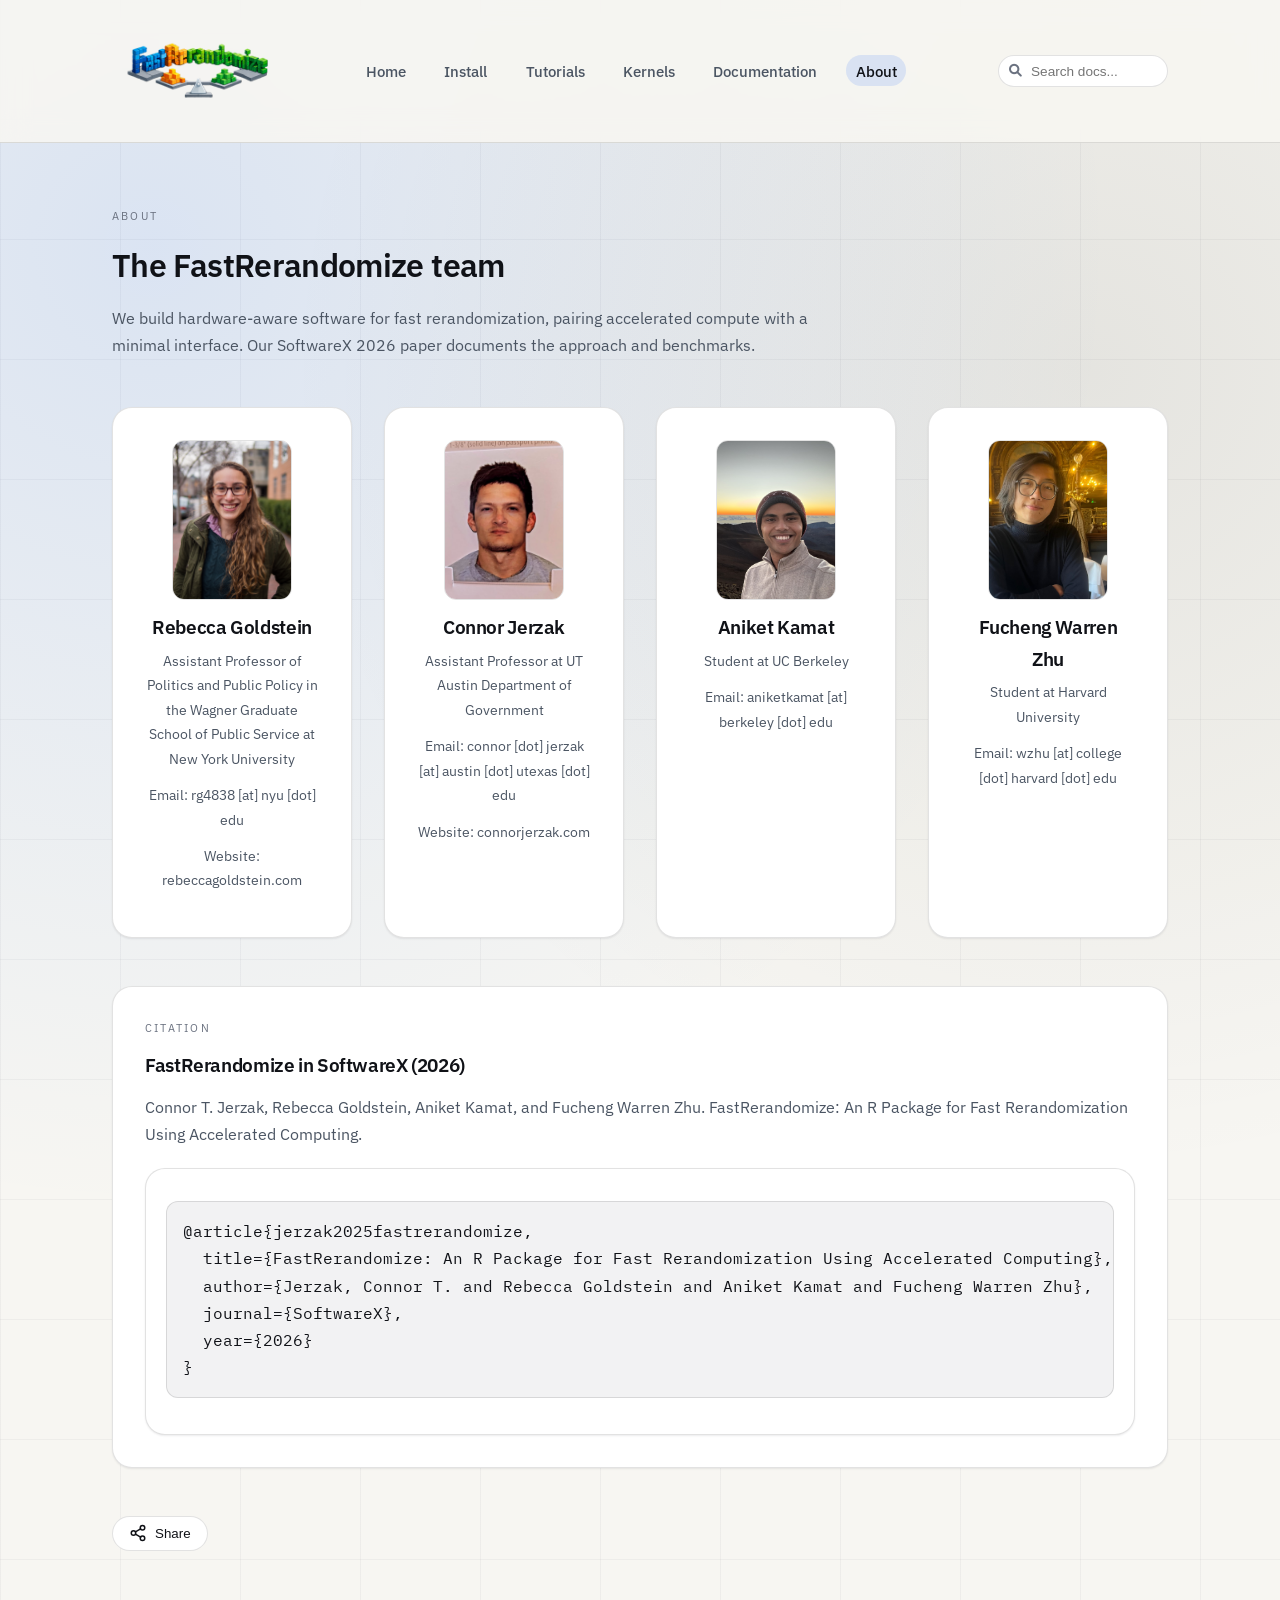
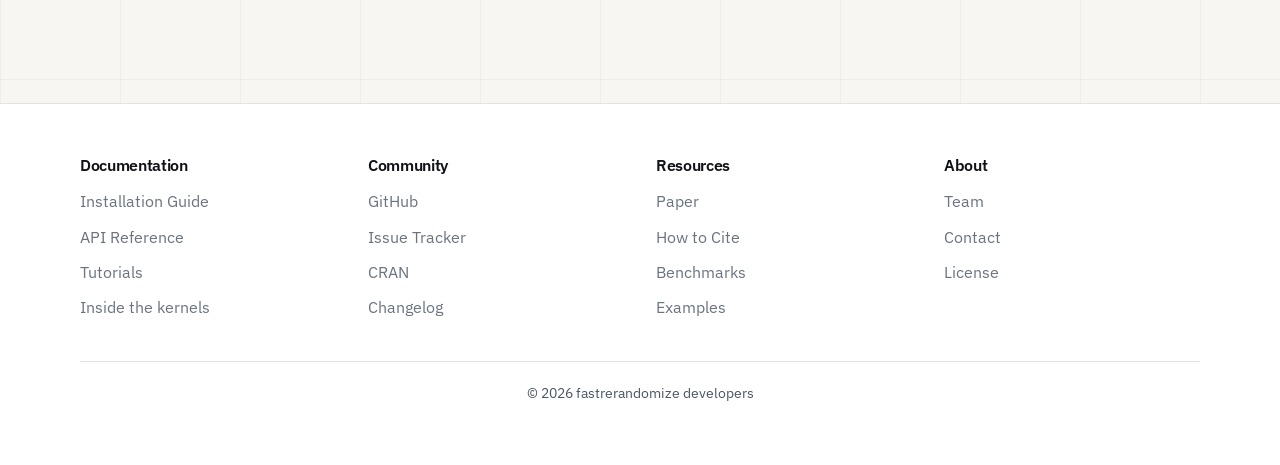
<file: aboutus.html>
<!DOCTYPE html>
<html lang="en">
<head>
  <meta charset="UTF-8"/>
  <meta name="viewport" content="width=device-width, initial-scale=1.0"/>
  <title>About - fastrerandomize</title>
  <link rel="icon" type="image/png" href="figures/FRR_logo.png" />
  
  <!-- Font Awesome Icons -->
  <link
    rel="stylesheet"
    href="https://cdnjs.cloudflare.com/ajax/libs/font-awesome/6.0.0/css/all.min.css"
  />
  <link rel="stylesheet" href="styles.css"/>

</head>

<body>
  <!-- Raining Vectors Background Canvas -->
  <canvas id="background-canvas"></canvas>

  <!-- Header + Nav -->
  <header>
    <nav>
      <div class="logo">
        <a href="index.html" aria-label="FastRerandomize home">
          <img src="figures/FRR_logo.png" alt="FastRerandomize" />
        </a>
      </div>

      <!-- HAMBURGER BUTTON -->
      <button class="menu-toggle" aria-label="Toggle Menu">
        <span class="hamburger-line"></span>
        <span class="hamburger-line"></span>
        <span class="hamburger-line"></span>
      </button>
      <!-- /HAMBURGER BUTTON -->

      <ul>
        <li><a href="index.html">Home</a></li>
        <li><a href="install.html">Install</a></li>
        <li><a href="tutorials.html">Tutorials</a></li>
        <li><a href="kernels.html">Kernels</a></li>
        <li><a href="https://github.com/cjerzak/fastrerandomize-software/blob/main/fastrerandomize.pdf?raw=true">Documentation</a></li>
        <li><a href="aboutus.html" class="active" aria-current="page">About</a></li>
      </ul>

      <!-- Optional Search Container -->
      <div class="search-container">
        <form onsubmit="return false;">
          <i class="fas fa-search search-icon"></i>
          <input 
            type="text" 
            class="search-input"
            placeholder="Search docs..."
            aria-label="Search documentation"
          />
        </form>
        <!-- Search results will be injected here by script -->
        <div class="search-results"></div>
      </div>
    </nav>
  </header>

  <!-- Main Content -->
  <main>
    <div class="page-title">
      <p class="eyebrow">About</p>
      <h2>The FastRerandomize team</h2>
      <p>
        We build hardware-aware software for fast rerandomization, pairing accelerated compute with a minimal interface.
        Our SoftwareX 2026 paper documents the approach and benchmarks.
      </p>
    </div>

    <section class="about-grid">
      <div class="about-member">
        <img src="figures/goldstein.jpg" alt="Rebecca Goldstein"/>
        <h3>Rebecca Goldstein</h3>
        <p>Assistant Professor of Politics and Public Policy in the Wagner Graduate School of Public Service at New York University</p>
        <p>Email: rg4838 [at] nyu [dot] edu</p>
        <p>
          Website:
          <a href="https://rebeccasgoldstein.com" target="_blank" rel="noopener">rebeccagoldstein.com</a>
        </p>
      </div>
      
      <div class="about-member">
        <img src="figures/jerzak.jpg" alt="Connor Jerzak"/>
        <h3>Connor Jerzak</h3>
        <p>Assistant Professor at UT Austin Department of Government</p>
        <p>Email: connor [dot] jerzak [at] austin [dot] utexas [dot] edu</p>
        <p>
          Website:
          <a href="https://connorjerzak.com" target="_blank" rel="noopener">connorjerzak.com</a>
        </p>
      </div>
      
      <div class="about-member">
        <img src="figures/kamat.jpg" alt="Aniket Kamat"/>
        <h3>Aniket Kamat</h3>
        <p>Student at UC Berkeley</p>
        <p>Email: aniketkamat [at] berkeley [dot] edu</p>
      </div>
      
      <div class="about-member">
        <img src="figures/zhu.jpg" alt="Fucheng Warren Zhu"/>
        <h3>Fucheng Warren Zhu</h3>
        <p>Student at Harvard University</p>
        <p>Email: wzhu [at] college [dot] harvard [dot] edu</p>
      </div>
    </section>

    <section class="section-card animate-fade-in">
      <p class="eyebrow">Citation</p>
      <h3>FastRerandomize in SoftwareX (2026)</h3>
      <p>
        Connor T. Jerzak, Rebecca Goldstein, Aniket Kamat, and Fucheng Warren Zhu.
        FastRerandomize: An R Package for Fast Rerandomization Using Accelerated Computing.
      </p>
      <div class="citation-card">
        <pre><code>@article{jerzak2025fastrerandomize,
  title={FastRerandomize: An R Package for Fast Rerandomization Using Accelerated Computing},
  author={Jerzak, Connor T. and Rebecca Goldstein and Aniket Kamat and Fucheng Warren Zhu},
  journal={SoftwareX},
  year={2026}
}</code></pre>
      </div>
    </section>

    <!-- Share Button -->
    <div class="share-container">
      <button id="share-button">
        <svg width="18" height="18" viewBox="0 0 24 24" fill="none" stroke="currentColor" 
             stroke-width="2" stroke-linecap="round" stroke-linejoin="round">
          <circle cx="18" cy="5" r="3"></circle>
          <circle cx="6" cy="12" r="3"></circle>
          <circle cx="18" cy="19" r="3"></circle>
          <line x1="8.59" y1="13.51" x2="15.42" y2="17.49"></line>
          <line x1="15.41" y1="6.51" x2="8.59" y2="10.49"></line>
        </svg>
        Share
      </button>
    </div>

  </main>

  <!-- Footer -->
  <footer>
    <div class="footer-content">
      <div class="footer-column">
        <h4>Documentation</h4>
        <ul class="footer-links">
          <li><a href="install.html">Installation Guide</a></li>
          <li>
            <a href="https://github.com/cjerzak/fastrerandomize-software/blob/main/fastrerandomize.pdf?raw=true">
              API Reference
            </a>
          </li>
          <li><a href="tutorials.html">Tutorials</a></li>
          <li><a href="kernels.html">Inside the kernels</a></li>
        </ul>
      </div>
      
      <div class="footer-column">
        <h4>Community</h4>
        <ul class="footer-links">
          <li><a href="https://github.com/cjerzak/fastrerandomize-software">GitHub</a></li>
          <li><a href="https://github.com/cjerzak/fastrerandomize-software/issues">Issue Tracker</a></li>
          <li><a href="https://cran.r-project.org/package=fastrerandomize">CRAN</a></li>
          <li><a href="https://github.com/cjerzak/fastrerandomize-software/commits/main/">Changelog</a></li>
        </ul>
      </div>
      
      <div class="footer-column">
        <h4>Resources</h4>
        <ul class="footer-links">
          <li><a href="https://arxiv.org/abs/2501.07642">Paper</a></li>
          <li>
            <a href="https://connorjerzak.com/wp-content/uploads/2025/01/FastReandomizeBib.txt">
              How to Cite
            </a>
          </li>
          <li><a href="figures/benchmarks.png">Benchmarks</a></li>
          <li><a href="tutorials.html">Examples</a></li>
        </ul>
      </div>
      
      <div class="footer-column">
        <h4>About</h4>
        <ul class="footer-links">
          <li><a href="aboutus.html">Team</a></li>
          <li>
            <a href="mailto:connor.jerzak@austin.utexas.edu">
              Contact
            </a>
          </li>
          <li>
            <a href="https://github.com/cjerzak/fastrerandomize-software?tab=License-1-ov-file#readme">
              License
            </a>
          </li>
        </ul>
      </div>
    </div>
    
    <div class="footer-bottom">
      <p>&copy; 2026 fastrerandomize developers</p>
    </div>
  </footer>

  <!-- Scripts -->
  <script>
    // MENU TOGGLE LOGIC
    const menuToggle = document.querySelector('.menu-toggle');
    const nav = document.querySelector('nav');

    menuToggle.addEventListener('click', () => {
      nav.classList.toggle('open');
    });

    // SHARE BUTTON LOGIC (unchanged)
    (function() {
      const shareBtn = document.getElementById('share-button');

      function showCopyNotification() {
        const notification = document.createElement('div');
        notification.className = 'copy-notification';
        notification.innerText = 'Copied to clipboard';
        document.body.appendChild(notification);
        setTimeout(() => {
          notification.remove();
        }, 2000);
      }

      shareBtn.addEventListener('click', function() {
        const currentURL = window.location.href;
        const pageTitle  = document.title || 'Check this out!';

        // If browser supports Web Share API
        if (navigator.share) {
          navigator.share({
            title: pageTitle,
            text: '',
            url: currentURL
          })
          .catch((error) => {
            console.log('Sharing failed', error);
          });
        } else {
          // Fallback: copy to clipboard
          if (navigator.clipboard && navigator.clipboard.writeText) {
            navigator.clipboard.writeText(currentURL).then(() => {
              showCopyNotification();
            }, (err) => {
              console.error('Could not copy text: ', err);
            });
          } else {
            const textArea = document.createElement('textarea');
            textArea.value = currentURL;
            document.body.appendChild(textArea);
            textArea.select();
            try {
              document.execCommand('copy');
              showCopyNotification();
            } catch (err) {
              alert('Please copy this link:\n' + currentURL);
            }
            document.body.removeChild(textArea);
          }
        }
      });
    })();

    /* 
      "Raining Vectors" Background 
      (same as in index, optional if you want the same effect)
    */
    const canvas = document.getElementById('background-canvas');
    const ctx = canvas.getContext('2d');

    const symbols = [
      '∂','∇','λ','α','δ','θ','Σ','∫','×','→','±','β','μ','Ω','σ','Φ',
      '∞','π','ξ','ζ','γ','ε','∛','∝','∠','∧','∨','∩','∪','≈','≠','≤','≥',
      '≡','∈','∉','⊂','⊃','⊆','⊇','⊕','⊗','⊥','Z','P','R','N'
    ];
    const prefersDark = window.matchMedia && window.matchMedia('(prefers-color-scheme: dark)').matches;
    let width, height;
    let columns;
    let drops = [];
    let sizes = [];
    let speeds = [];
    let opacities = [];
    let hues = [];

    function resizeCanvas() {
      width = window.innerWidth;
      height = window.innerHeight;
      canvas.width = width;
      canvas.height = height;

      columns = Math.floor(width / 20);
      drops = [];
      sizes = [];
      speeds = [];
      opacities = [];
      hues = [];

      for (let i = 0; i < columns; i++) {
        drops[i] = Math.random() * -100;
        sizes[i] = 10 + Math.floor(Math.random() * 10);
        speeds[i] = 0.05 + Math.random() * 0.2;
        opacities[i] = 0.04 + Math.random() * 0.1;
        hues[i] = 210 + Math.random() * 20;
      }
    }
    window.addEventListener('resize', resizeCanvas);
    resizeCanvas();

    function draw() {
      ctx.fillStyle = prefersDark ? 'rgba(12, 13, 16, 0.12)' : 'rgba(247, 246, 242, 0.08)';
      ctx.fillRect(0, 0, width, height);

      for (let i = 0; i < drops.length; i++) {
        const text = symbols[Math.floor(Math.random() * symbols.length)];
        const x = i * 20;
        const y = drops[i] * 20;

        ctx.font = `${sizes[i]}px monospace`;
        const lightness = prefersDark ? 70 : 30;
        ctx.fillStyle = `hsla(${hues[i]}, 40%, ${lightness}%, ${opacities[i]})`;
        ctx.fillText(text, x, y);

        drops[i] += speeds[i];
        if (y > height && Math.random() > 0.99) {
          drops[i] = -1;
          speeds[i] = 0.05 + Math.random() * 0.2;
          opacities[i] = 0.04 + Math.random() * 0.1;
        }
      }
    }
    setInterval(draw, 60);

    // Basic search functionality (optional)
    (function() {
      const searchableContent = [
        {
          title: "Inside the kernels",
          description: "Balance and inference kernels, GPU benchmarks, roofline analysis, and full audio narration",
          url: "kernels.html"
        },
        {
          title: "Installation Guide",
          description: "How to install and set up fastrerandomize package",
          url: "install.html"
        },
        {
          title: "Documentation",
          description: "API reference and comprehensive documentation",
          url: "https://github.com/cjerzak/fastrerandomize-software/blob/main/fastrerandomize.pdf?raw=true"
        },
        {
          title: "Tutorials",
          description: "Step-by-step guides for using fastrerandomize",
          url: "tutorials.html"
        },
        {
          title: "About",
          description: "Information about the developers and contributors",
          url: "aboutus.html"
        },
        {
          title: "GitHub Repository",
          description: "Source code and development resources",
          url: "https://github.com/cjerzak/fastrerandomize-software"
        },
        {
          title: "CRAN Package",
          description: "Official R package distribution",
          url: "https://cran.r-project.org/package=fastrerandomize"
        },
        {
          title: "Performance",
          description: "CPU vs GPU benchmarks and scaling results",
          url: "index.html#performance"
        },
        {
          title: "Citation",
          description: "SoftwareX reference and BibTeX entry",
          url: "index.html#citation"
        }
      ];

      const searchInput = document.querySelector('.search-input');
      const searchResults = document.querySelector('.search-results');
      const searchContainer = document.querySelector('.search-container');

      function performSearch(query) {
        searchResults.innerHTML = '';
        if (!query.trim()) {
          searchResults.style.display = 'none';
          return;
        }
        const lowercaseQuery = query.toLowerCase();
        const filteredResults = searchableContent.filter(item => {
          return (
            item.title.toLowerCase().includes(lowercaseQuery) ||
            item.description.toLowerCase().includes(lowercaseQuery)
          );
        });
        if (filteredResults.length > 0) {
          searchResults.style.display = 'block';
          filteredResults.forEach(result => {
            const resultItem = document.createElement('a');
            resultItem.href = result.url;
            resultItem.className = 'search-result-item';
            resultItem.innerHTML = `
              <div class="search-result-title">${result.title}</div>
              <div class="search-result-desc">${result.description}</div>
            `;
            searchResults.appendChild(resultItem);
          });
        } else {
          searchResults.style.display = 'block';
          searchResults.innerHTML = `
            <div class="search-empty">No results found for "${query}"</div>
          `;
        }
      }

      searchInput.addEventListener('input', (e) => {
        performSearch(e.target.value);
      });
      searchInput.addEventListener('focus', () => {
        if (searchInput.value.trim()) {
          performSearch(searchInput.value);
        }
      });
      document.addEventListener('click', (e) => {
        if (!searchContainer.contains(e.target)) {
          searchResults.style.display = 'none';
        }
      });
      const searchForm = searchInput.closest('form');
      if (searchForm) {
        searchForm.addEventListener('submit', (e) => {
          e.preventDefault();
          performSearch(searchInput.value);
        });
      }
      searchInput.addEventListener('keydown', (e) => {
        const results = searchResults.querySelectorAll('.search-result-item');
        if (results.length === 0) return;
        const activeElement = document.activeElement;
        const isResultFocused = activeElement.classList.contains('search-result-item');
        const currentIndex = isResultFocused
          ? Array.from(results).indexOf(activeElement)
          : -1;
        if (e.key === 'ArrowDown') {
          e.preventDefault();
          if (currentIndex < results.length - 1) {
            results[currentIndex + 1].focus();
          } else {
            results[0].focus();
          }
        } else if (e.key === 'ArrowUp') {
          e.preventDefault();
          if (currentIndex > 0) {
            results[currentIndex - 1].focus();
          } else {
            results[results.length - 1].focus();
          }
        } else if (e.key === 'Escape') {
          searchResults.style.display = 'none';
          searchInput.blur();
        }
      });
    })();
  </script>
</body>
</html>
</file>
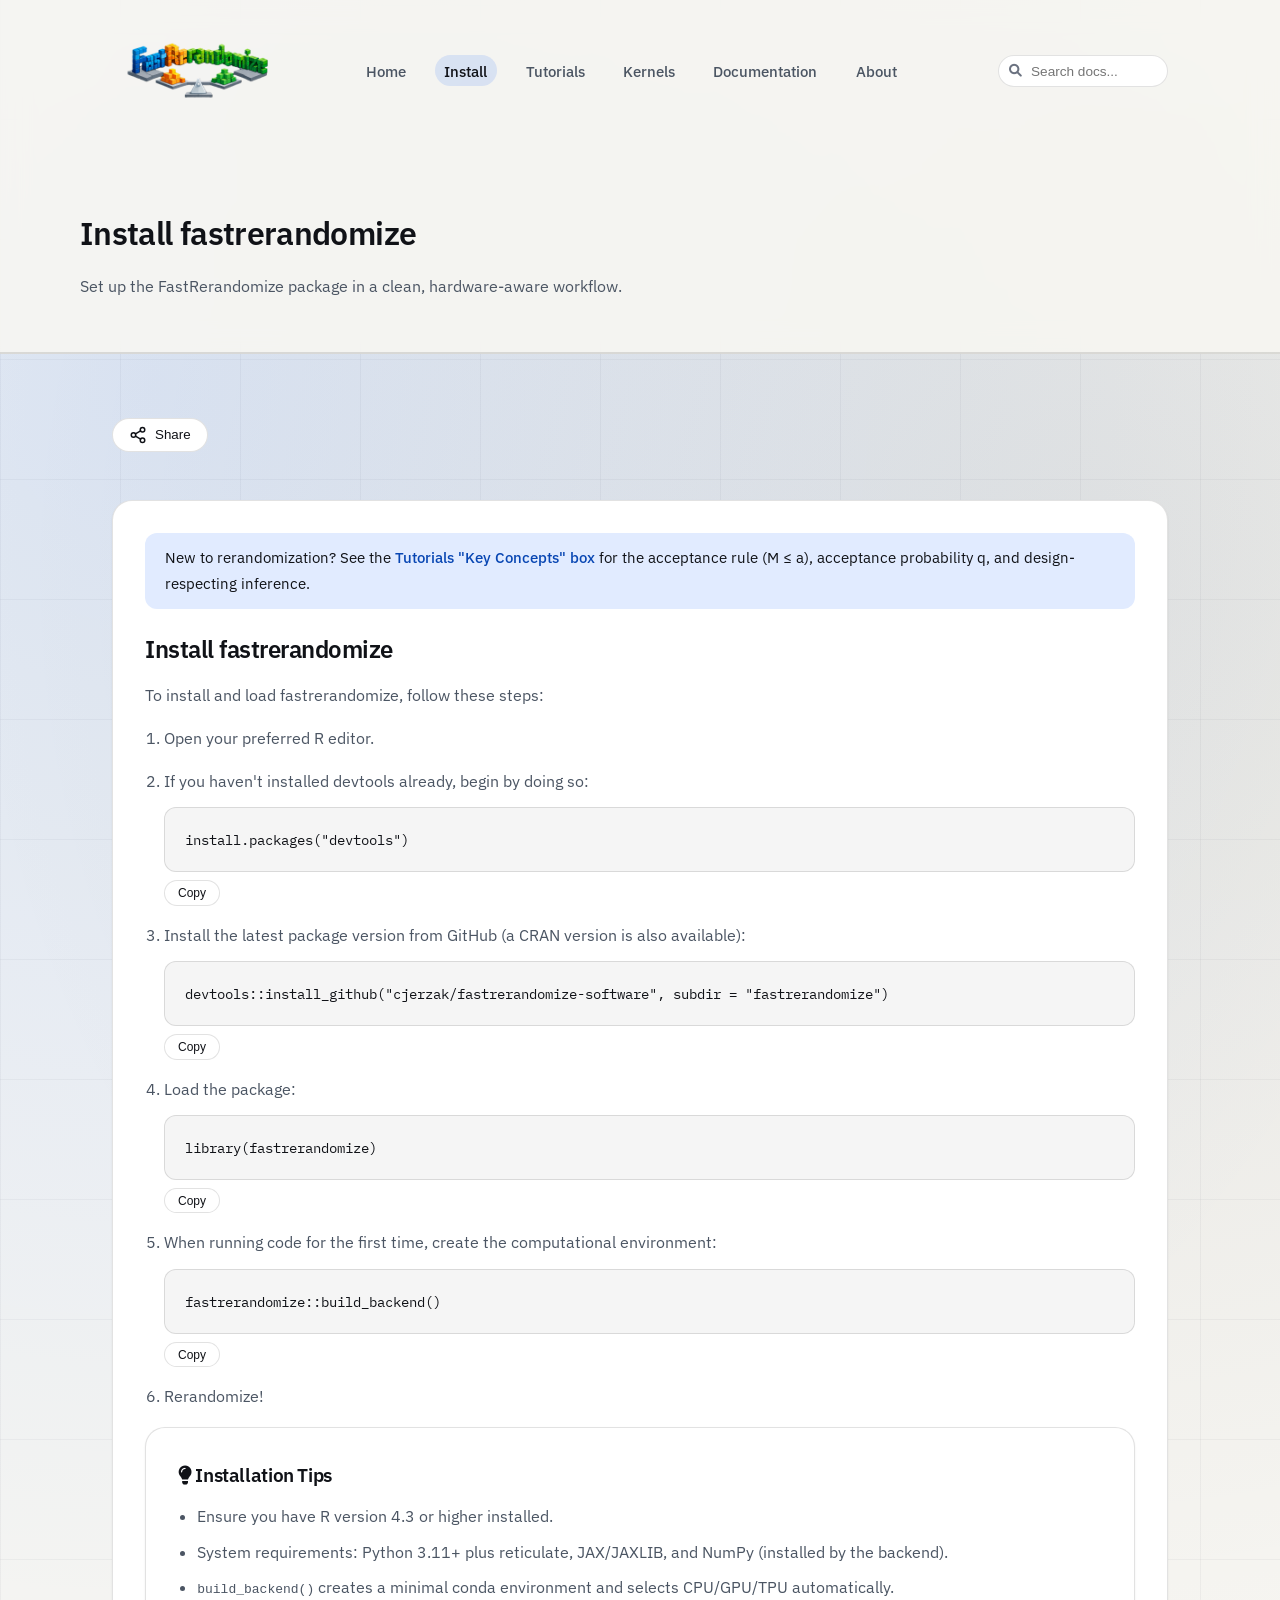
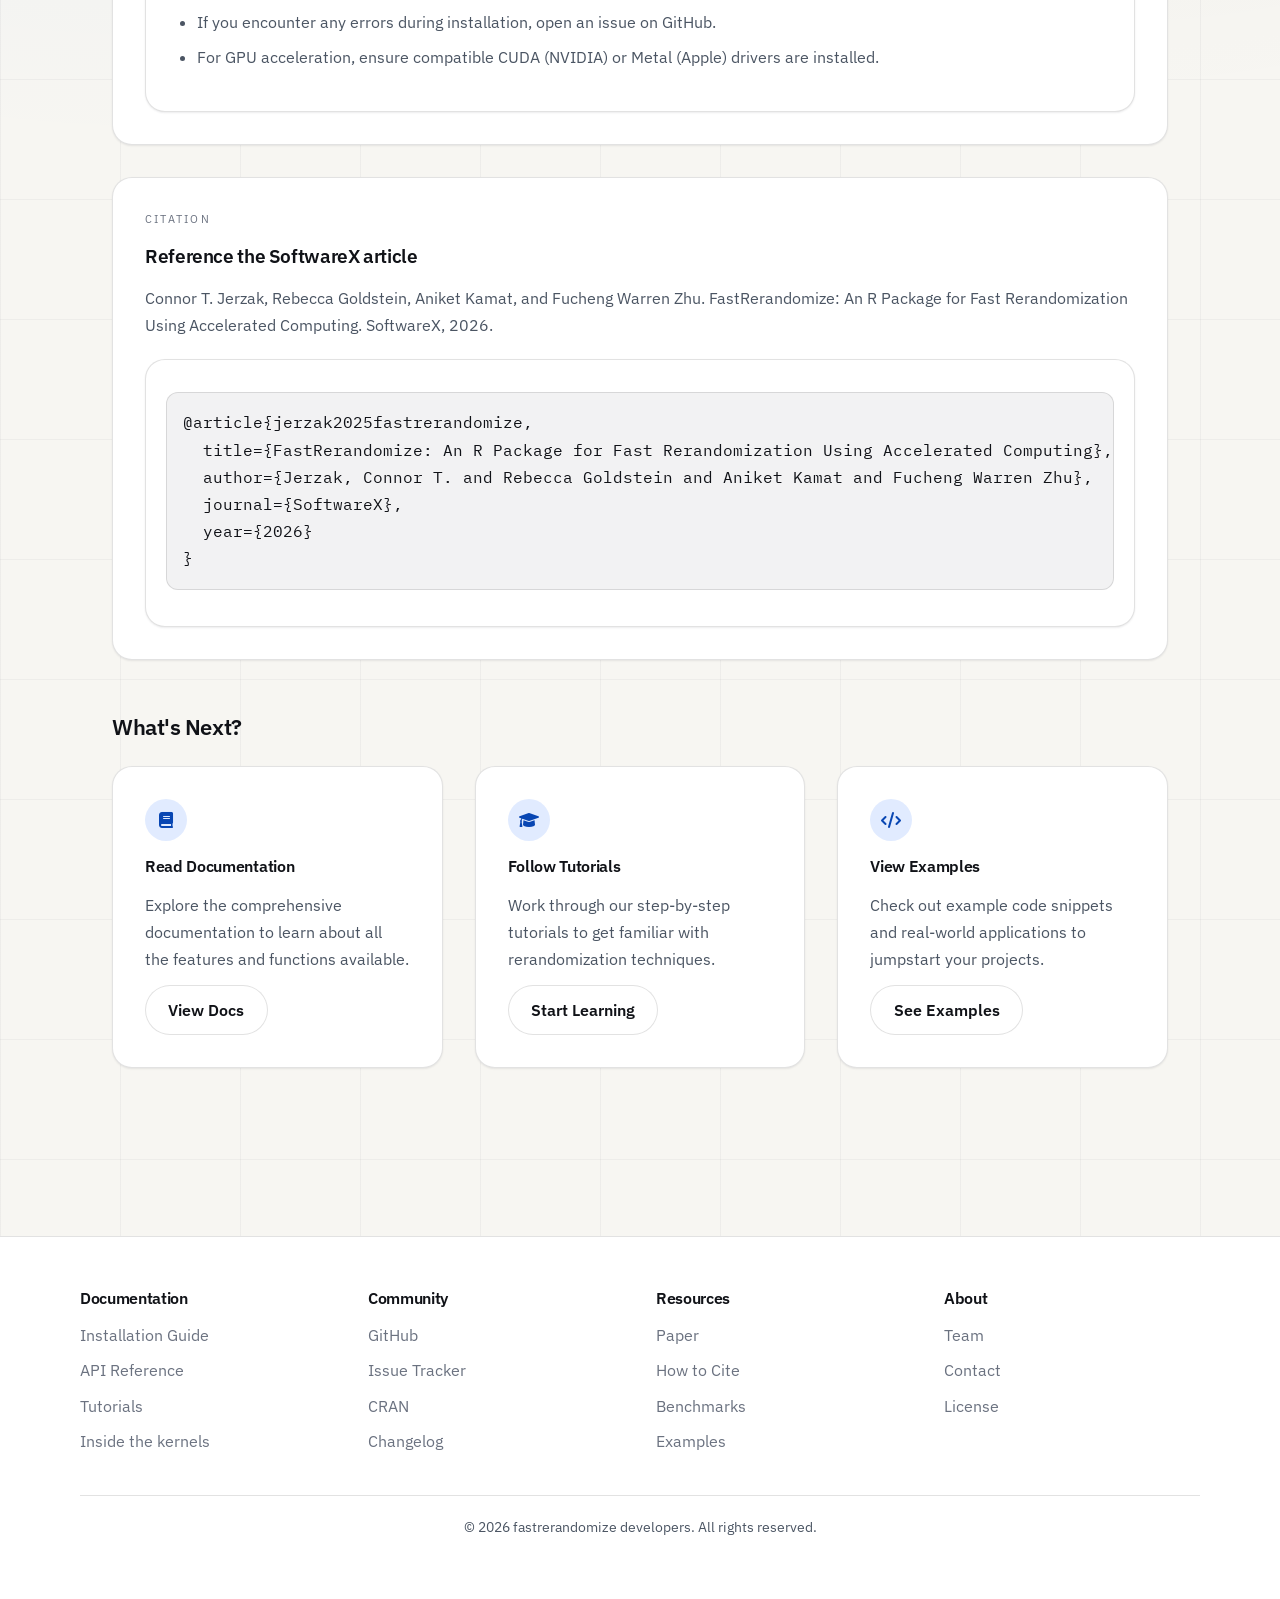
<file: install.html>
<!DOCTYPE html>
<html lang="en">
<head>
  <meta charset="UTF-8" />
  <meta name="viewport" content="width=device-width, initial-scale=1.0"/>
  <title>Install | fastrerandomize</title>
  <link rel="icon" type="image/png" href="figures/FRR_logo.png" />
  
  <!-- Font Awesome Icons -->
  <link rel="stylesheet" href="https://cdnjs.cloudflare.com/ajax/libs/font-awesome/6.0.0/css/all.min.css" />
  <link rel="stylesheet" href="styles.css"/>

</head>

<body>
  <!-- Raining Vectors Background Canvas -->
  <canvas id="background-canvas"></canvas>
  
  <!-- Header + Navigation -->
  <header>
    <nav>
      <div class="logo">
        <a href="index.html" aria-label="FastRerandomize home">
          <img src="figures/FRR_logo.png" alt="FastRerandomize" />
        </a>
      </div>
      
      <!-- HAMBURGER BUTTON -->
      <button class="menu-toggle" aria-label="Toggle Menu">
        <span class="hamburger-line"></span>
        <span class="hamburger-line"></span>
        <span class="hamburger-line"></span>
      </button>
      <!-- /HAMBURGER BUTTON -->
      
      <ul>
        <li><a href="index.html">Home</a></li>
        <li><a href="install.html" class="active" aria-current="page">Install</a></li>
        <li><a href="tutorials.html">Tutorials</a></li>
        <li><a href="kernels.html">Kernels</a></li>
        <li><a href="https://github.com/cjerzak/fastrerandomize-software/blob/main/fastrerandomize.pdf?raw=true">Documentation</a></li>
        <li><a href="aboutus.html">About</a></li>
      </ul>
      
      <!-- Search Container -->
      <div class="search-container">
        <form onsubmit="return false;">
          <i class="fas fa-search search-icon"></i>
          <input type="text" class="search-input" placeholder="Search docs..." aria-label="Search documentation">
        </form>
        <!-- The search results will be automatically inserted by JavaScript -->
      </div>
    </nav>
    
    <!-- Slim Hero Section for the Install Page -->
    <div class="hero-slim">
      <div class="hero-content animate-fade-in">
        <h1>Install fastrerandomize</h1>
        <p>Set up the FastRerandomize package in a clean, hardware-aware workflow.</p>
      </div>
    </div>
  </header>
  
  <!-- Main Content -->
  <main>
    <!-- Share Button -->
    <div class="share-container">
      <button id="share-button">
        <svg width="18" height="18" viewBox="0 0 24 24" fill="none" stroke="currentColor" 
             stroke-width="2" stroke-linecap="round" stroke-linejoin="round">
          <circle cx="18" cy="5" r="3"></circle>
          <circle cx="6" cy="12" r="3"></circle>
          <circle cx="18" cy="19" r="3"></circle>
          <line x1="8.59" y1="13.51" x2="15.42" y2="17.49"></line>
          <line x1="15.41" y1="6.51" x2="8.59" y2="10.49"></line>
        </svg>
        Share
      </button>
    </div>
    
    <!-- Installation Instructions Section -->
    <section class="install-section">
      <div class="install-card animate-fade-in">
        <div class="new-to-rerandomization">
          New to rerandomization? See the <a href="tutorials.html#key-concepts">Tutorials "Key Concepts" box</a> for the acceptance rule (M ≤ a), acceptance probability q, and design-respecting inference.
        </div>
        <h1>Install fastrerandomize</h1>
        <p>To install and load fastrerandomize, follow these steps:</p>
        
        <ol>
          <li>
            <p>Open your preferred R editor.</p>
          </li>
          <li>
            <p>If you haven't installed devtools already, begin by doing so:</p>
            <div class="code-block">
              <div class="code-content">install.packages("devtools")</div>
              <button class="copy-button" aria-label="Copy code">Copy</button>
            </div>
          </li>
          <li>
            <p>Install the latest package version from GitHub (a CRAN version is also available):</p>
            <div class="code-block">
              <div class="code-content">devtools::install_github("cjerzak/fastrerandomize-software", subdir = "fastrerandomize")</div>
              <button class="copy-button" aria-label="Copy code">Copy</button>
            </div>
          </li>
          <li>
            <p>Load the package:</p>
            <div class="code-block">
              <div class="code-content">library(fastrerandomize)</div>
              <button class="copy-button" aria-label="Copy code">Copy</button>
            </div>
          </li>
          <li>
            <p>When running code for the first time, create the computational environment:</p>
            <div class="code-block">
              <div class="code-content">fastrerandomize::build_backend()</div>
              <button class="copy-button" aria-label="Copy code">Copy</button>
            </div>
          </li>
          <li>
            <p>Rerandomize!</p>
          </li>
        </ol>
        
        <!-- Tips Card -->
        <div class="tips-card">
          <h3><i class="fas fa-lightbulb"></i> Installation Tips</h3>
          <ul>
            <li>Ensure you have R version 4.3 or higher installed.</li>
            <li>System requirements: Python 3.11+ plus reticulate, JAX/JAXLIB, and NumPy (installed by the backend).</li>
            <li><code>build_backend()</code> creates a minimal conda environment and selects CPU/GPU/TPU automatically.</li>
            <li>If you encounter any errors during installation, open an issue on <a href="https://github.com/cjerzak/fastrerandomize-software/issues">GitHub</a>.</li>
            <li>For GPU acceleration, ensure compatible CUDA (NVIDIA) or Metal (Apple) drivers are installed.</li>
          </ul>
        </div>
      </div>

      <div class="section-card animate-fade-in">
        <p class="eyebrow">Citation</p>
        <h3>Reference the SoftwareX article</h3>
        <p>
          Connor T. Jerzak, Rebecca Goldstein, Aniket Kamat, and Fucheng Warren Zhu.
          FastRerandomize: An R Package for Fast Rerandomization Using Accelerated Computing.
          SoftwareX, 2026.
        </p>
        <div class="citation-card">
          <pre><code>@article{jerzak2025fastrerandomize,
  title={FastRerandomize: An R Package for Fast Rerandomization Using Accelerated Computing},
  author={Jerzak, Connor T. and Rebecca Goldstein and Aniket Kamat and Fucheng Warren Zhu},
  journal={SoftwareX},
  year={2026}
}</code></pre>
        </div>
      </div>
      
      <!-- Next Steps Section -->
      <h2 class="section-heading">What's Next?</h2>
      <div class="next-steps">
        <div class="next-step-card">
          <div class="next-step-icon">
            <i class="fas fa-book"></i>
          </div>
          <h4>Read Documentation</h4>
          <p>Explore the comprehensive documentation to learn about all the features and functions available.</p>
          <a href="https://github.com/cjerzak/fastrerandomize-software/blob/main/fastrerandomize.pdf?raw=true" class="btn btn-secondary">View Docs</a>
        </div>
        
        <div class="next-step-card">
          <div class="next-step-icon">
            <i class="fas fa-graduation-cap"></i>
          </div>
          <h4>Follow Tutorials</h4>
          <p>Work through our step-by-step tutorials to get familiar with rerandomization techniques.</p>
          <a href="tutorials.html" class="btn btn-secondary">Start Learning</a>
        </div>
        
        <div class="next-step-card">
          <div class="next-step-icon">
            <i class="fas fa-code"></i>
          </div>
          <h4>View Examples</h4>
          <p>Check out example code snippets and real-world applications to jumpstart your projects.</p>
          <a href="tutorials.html" class="btn btn-secondary">See Examples</a>
        </div>
      </div>
    </section>
  </main>
  
  <!-- Footer -->
  <footer>
    <div class="footer-content">
      <div class="footer-column">
        <h4>Documentation</h4>
        <ul class="footer-links">
          <li><a href="install.html">Installation Guide</a></li>
          <li><a href="https://github.com/cjerzak/fastrerandomize-software/blob/main/fastrerandomize.pdf?raw=true">API Reference</a></li>
          <li><a href="tutorials.html">Tutorials</a></li>
          <li><a href="kernels.html">Inside the kernels</a></li>
        </ul>
      </div>
      
      <div class="footer-column">
        <h4>Community</h4>
        <ul class="footer-links">
          <li><a href="https://github.com/cjerzak/fastrerandomize-software">GitHub</a></li>
          <li><a href="https://github.com/cjerzak/fastrerandomize-software/issues">Issue Tracker</a></li>
          <li><a href="https://cran.r-project.org/package=fastrerandomize">CRAN</a></li>
          <li><a href="https://github.com/cjerzak/fastrerandomize-software/commits/main/">Changelog</a></li>
        </ul>
      </div>
      
      <div class="footer-column">
        <h4>Resources</h4>
        <ul class="footer-links">
          <li><a href="https://arxiv.org/abs/2501.07642">Paper</a></li>
          <li><a href="https://connorjerzak.com/wp-content/uploads/2025/01/FastReandomizeBib.txt">How to Cite</a></li>
          <li><a href="figures/benchmarks.png">Benchmarks</a></li>
          <li><a href="tutorials.html">Examples</a></li>
        </ul>
      </div>
      
      <div class="footer-column">
        <h4>About</h4>
        <ul class="footer-links">
          <li><a href="aboutus.html">Team</a></li>
          <li><a href="mailto:connor.jerzak@austin.utexas.edu">Contact</a></li>
          <li><a href="https://github.com/cjerzak/fastrerandomize-software?tab=License-1-ov-file#readme">License</a></li>
        </ul>
      </div>
    </div>
    
    <div class="footer-bottom">
      <p>&copy; 2026 fastrerandomize developers. All rights reserved.</p>
    </div>
  </footer>

  <!-- Scripts -->
  <script>
    // MENU TOGGLE LOGIC
    const menuToggle = document.querySelector('.menu-toggle');
    const nav = document.querySelector('nav');
    menuToggle.addEventListener('click', () => {
      nav.classList.toggle('open');
    });

    // COPY-BUTTON LOGIC for code blocks
    document.querySelectorAll('.copy-button').forEach(button => {
      button.addEventListener('click', () => {
        const codeContent = button.parentElement.querySelector('.code-content').innerText;
        if (navigator.clipboard && navigator.clipboard.writeText) {
          navigator.clipboard.writeText(codeContent);
        } else {
          const textArea = document.createElement('textarea');
          textArea.value = codeContent;
          document.body.appendChild(textArea);
          textArea.select();
          document.execCommand('copy');
          document.body.removeChild(textArea);
        }
        // Simple feedback
        button.textContent = 'Copied!';
        setTimeout(() => {
          button.textContent = 'Copy';
        }, 1500);
      });
    });

    // SHARE BUTTON LOGIC
    (function() {
      const shareBtn = document.getElementById('share-button');

      function showCopyNotification() {
        const notification = document.createElement('div');
        notification.className = 'copy-notification';
        notification.innerText = 'Link copied to clipboard';
        document.body.appendChild(notification);

        setTimeout(() => {
          notification.remove();
        }, 2000);
      }

      shareBtn.addEventListener('click', function() {
        const currentURL = window.location.href;
        const pageTitle = document.title || 'Install fastrerandomize';

        if (navigator.share) {
          navigator.share({
            title: pageTitle,
            text: 'Check out fastrerandomize - an R package for fast rerandomization using accelerated computing',
            url: currentURL
          })
          .catch((error) => {
            console.log('Sharing failed', error);
          });
        } else {
          if (navigator.clipboard && navigator.clipboard.writeText) {
            navigator.clipboard.writeText(currentURL).then(() => {
              showCopyNotification();
            }, (err) => {
              console.error('Could not copy text: ', err);
            });
          } else {
            const textArea = document.createElement('textarea');
            textArea.value = currentURL;
            document.body.appendChild(textArea);
            textArea.select();
            try {
              document.execCommand('copy');
              showCopyNotification();
            } catch (err) {
              alert('Please copy this link:\n' + currentURL);
            }
            document.body.removeChild(textArea);
          }
        }
      });
    })();

    /*
      "Raining Vectors" Background
    */
    const canvas = document.getElementById('background-canvas');
    const ctx = canvas.getContext('2d');

    // Mathy / vector / stats symbols
    const symbols = [
      '∂','∇','λ','α','δ','θ','Σ','∫','×','→','±','β','μ','Ω','σ','Φ',
      '∞','π','ξ','ζ','γ','ε','∛','∝','∠','∧','∨','∩','∪','≈','≠','≤','≥',
      '≡','∈','∉','⊂','⊃','⊆','⊇','⊕','⊗','⊥','Z','P','R','N'
    ];
    const prefersDark = window.matchMedia && window.matchMedia('(prefers-color-scheme: dark)').matches;

    let width, height;
    let columns;
    let drops = [];
    let sizes = [];
    let speeds = [];
    let opacities = [];
    let hues = [];

    // Resize canvas
    function resizeCanvas() {
      width = window.innerWidth;
      height = window.innerHeight;
      canvas.width = width;
      canvas.height = height;

      columns = Math.floor(width / 20);
      drops = [];
      sizes = [];
      speeds = [];
      opacities = [];
      hues = [];

      for (let i = 0; i < columns; i++) {
        drops[i] = Math.random() * -100;
        sizes[i] = 10 + Math.floor(Math.random() * 10);
        speeds[i] = 0.05 + Math.random() * 0.2;
        opacities[i] = 0.04 + Math.random() * 0.1;
        hues[i] = 210 + Math.random() * 20;
      }
    }

    window.addEventListener('resize', resizeCanvas);
    resizeCanvas();

    function draw() {
      ctx.fillStyle = prefersDark ? 'rgba(12, 13, 16, 0.12)' : 'rgba(247, 246, 242, 0.08)';
      ctx.fillRect(0, 0, width, height);

      for (let i = 0; i < drops.length; i++) {
        const text = symbols[Math.floor(Math.random() * symbols.length)];
        const x = i * 20;
        const y = drops[i] * 20;
        ctx.font = `${sizes[i]}px monospace`;
        const lightness = prefersDark ? 70 : 30;
        ctx.fillStyle = `hsla(${hues[i]}, 40%, ${lightness}%, ${opacities[i]})`;
        ctx.fillText(text, x, y);
        drops[i] += speeds[i];
        if (y > height && Math.random() > 0.99) {
          drops[i] = -1;
          speeds[i] = 0.05 + Math.random() * 0.2;
          opacities[i] = 0.04 + Math.random() * 0.1;
        }
      }
    }
    setInterval(draw, 60);

    // SEARCH FUNCTIONALITY
    (function() {
      // Content for quick search
      const searchableContent = [
        {
          title: "Inside the kernels",
          description: "Balance and inference kernels, GPU benchmarks, roofline analysis, and full audio narration",
          url: "kernels.html"
        },
        {
          title: "Installation Guide",
          description: "How to install and set up fastrerandomize package",
          url: "install.html"
        },
        {
          title: "Documentation",
          description: "API reference and comprehensive documentation",
          url: "https://github.com/cjerzak/fastrerandomize-software/blob/main/fastrerandomize.pdf?raw=true"
        },
        {
          title: "CRAN Package",
          description: "Official R package distribution",
          url: "https://cran.r-project.org/package=fastrerandomize"
        },
        {
          title: "Tutorials",
          description: "Step-by-step guides for using fastrerandomize",
          url: "tutorials.html"
        },
        {
          title: "About",
          description: "Information about the developers and contributors",
          url: "aboutus.html"
        },
        {
          title: "Monte Carlo Randomization",
          description: "How to use Monte Carlo methods for randomization",
          url: "index.html#tab2"
        },
        {
          title: "Randomization Test",
          description: "Performing statistical tests with rerandomization",
          url: "index.html#tab3"
        },
        {
          title: "Performance",
          description: "CPU vs GPU benchmarks and scaling results",
          url: "index.html#performance"
        },
        {
          title: "Citation",
          description: "SoftwareX reference and BibTeX entry",
          url: "index.html#citation"
        }
      ];

      const searchInput = document.querySelector('.search-input');
      const searchContainer = document.querySelector('.search-container');
      
      const searchResults = document.createElement('div');
      searchResults.className = 'search-results';
      searchContainer.appendChild(searchResults);

      function performSearch(query) {
        searchResults.innerHTML = '';
        if (!query.trim()) {
          searchResults.style.display = 'none';
          return;
        }
        const lowercaseQuery = query.toLowerCase();
        const filteredResults = searchableContent.filter(item => {
          return (
            item.title.toLowerCase().includes(lowercaseQuery) ||
            item.description.toLowerCase().includes(lowercaseQuery)
          );
        });
        if (filteredResults.length > 0) {
          searchResults.style.display = 'block';
          filteredResults.forEach(result => {
            const resultItem = document.createElement('a');
            resultItem.href = result.url;
            resultItem.className = 'search-result-item';
            resultItem.innerHTML = `
              <div class="search-result-title">${result.title}</div>
              <div class="search-result-desc">${result.description}</div>
            `;
            searchResults.appendChild(resultItem);
          });
        } else {
          searchResults.style.display = 'block';
          searchResults.innerHTML = `
            <div class="search-empty">No results found for "${query}"</div>
          `;
        }
      }

      searchInput.addEventListener('input', (e) => {
        performSearch(e.target.value);
      });
      searchInput.addEventListener('focus', () => {
        if (searchInput.value.trim()) {
          performSearch(searchInput.value);
        }
      });

      document.addEventListener('click', (e) => {
        if (!searchContainer.contains(e.target)) {
          searchResults.style.display = 'none';
        }
      });
      const searchForm = searchInput.closest('form');
      if (searchForm) {
        searchForm.addEventListener('submit', (e) => {
          e.preventDefault();
          performSearch(searchInput.value);
        });
      }
      searchInput.addEventListener('keydown', (e) => {
        const results = searchResults.querySelectorAll('.search-result-item');
        if (results.length === 0) return;
        const activeElement = document.activeElement;
        const isResultFocused = activeElement.classList.contains('search-result-item');
        const currentIndex = isResultFocused ? Array.from(results).indexOf(activeElement) : -1;
        
        if (e.key === 'ArrowDown') {
          e.preventDefault();
          if (currentIndex < results.length - 1) {
            results[currentIndex + 1].focus();
          } else {
            results[0].focus();
          }
        } else if (e.key === 'ArrowUp') {
          e.preventDefault();
          if (currentIndex > 0) {
            results[currentIndex - 1].focus();
          } else {
            results[results.length - 1].focus();
          }
        } else if (e.key === 'Escape') {
          searchResults.style.display = 'none';
          searchInput.blur();
        }
      });
    })();
  </script>
</body>
</html>
</file>
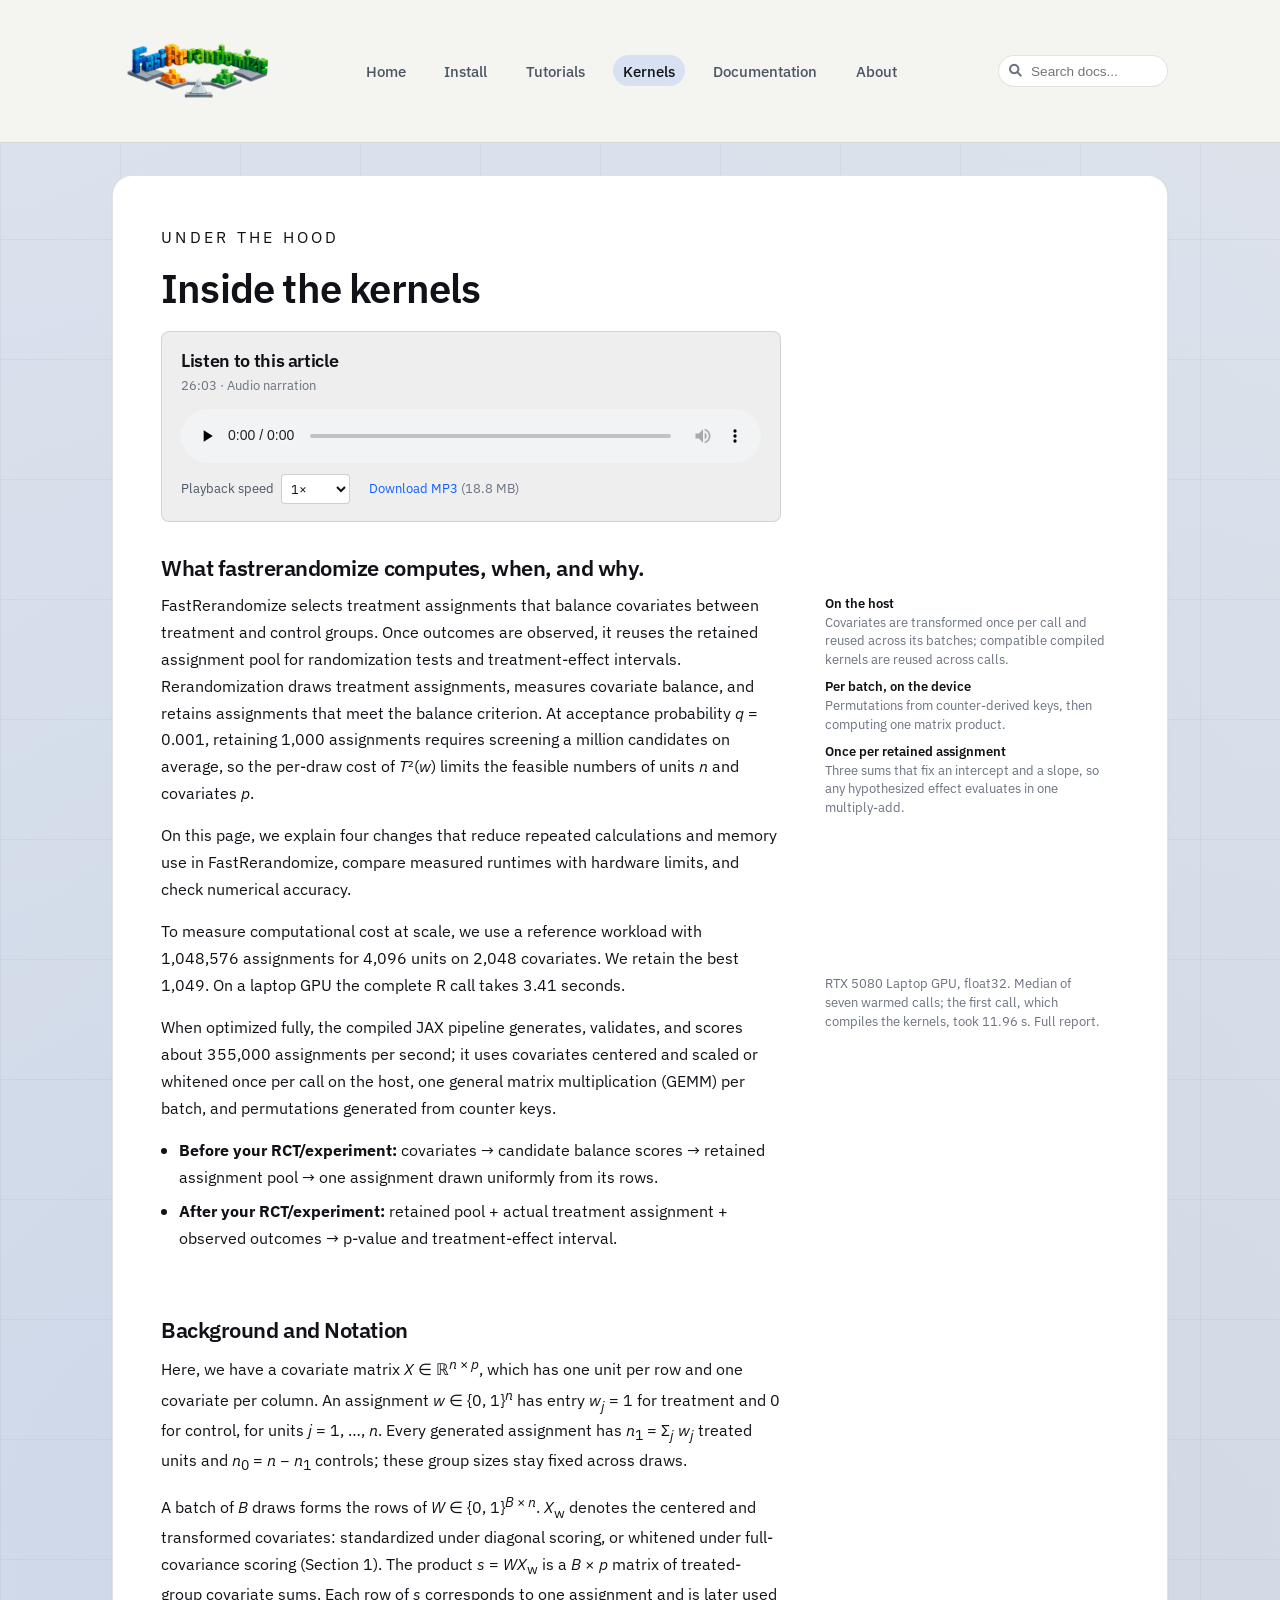
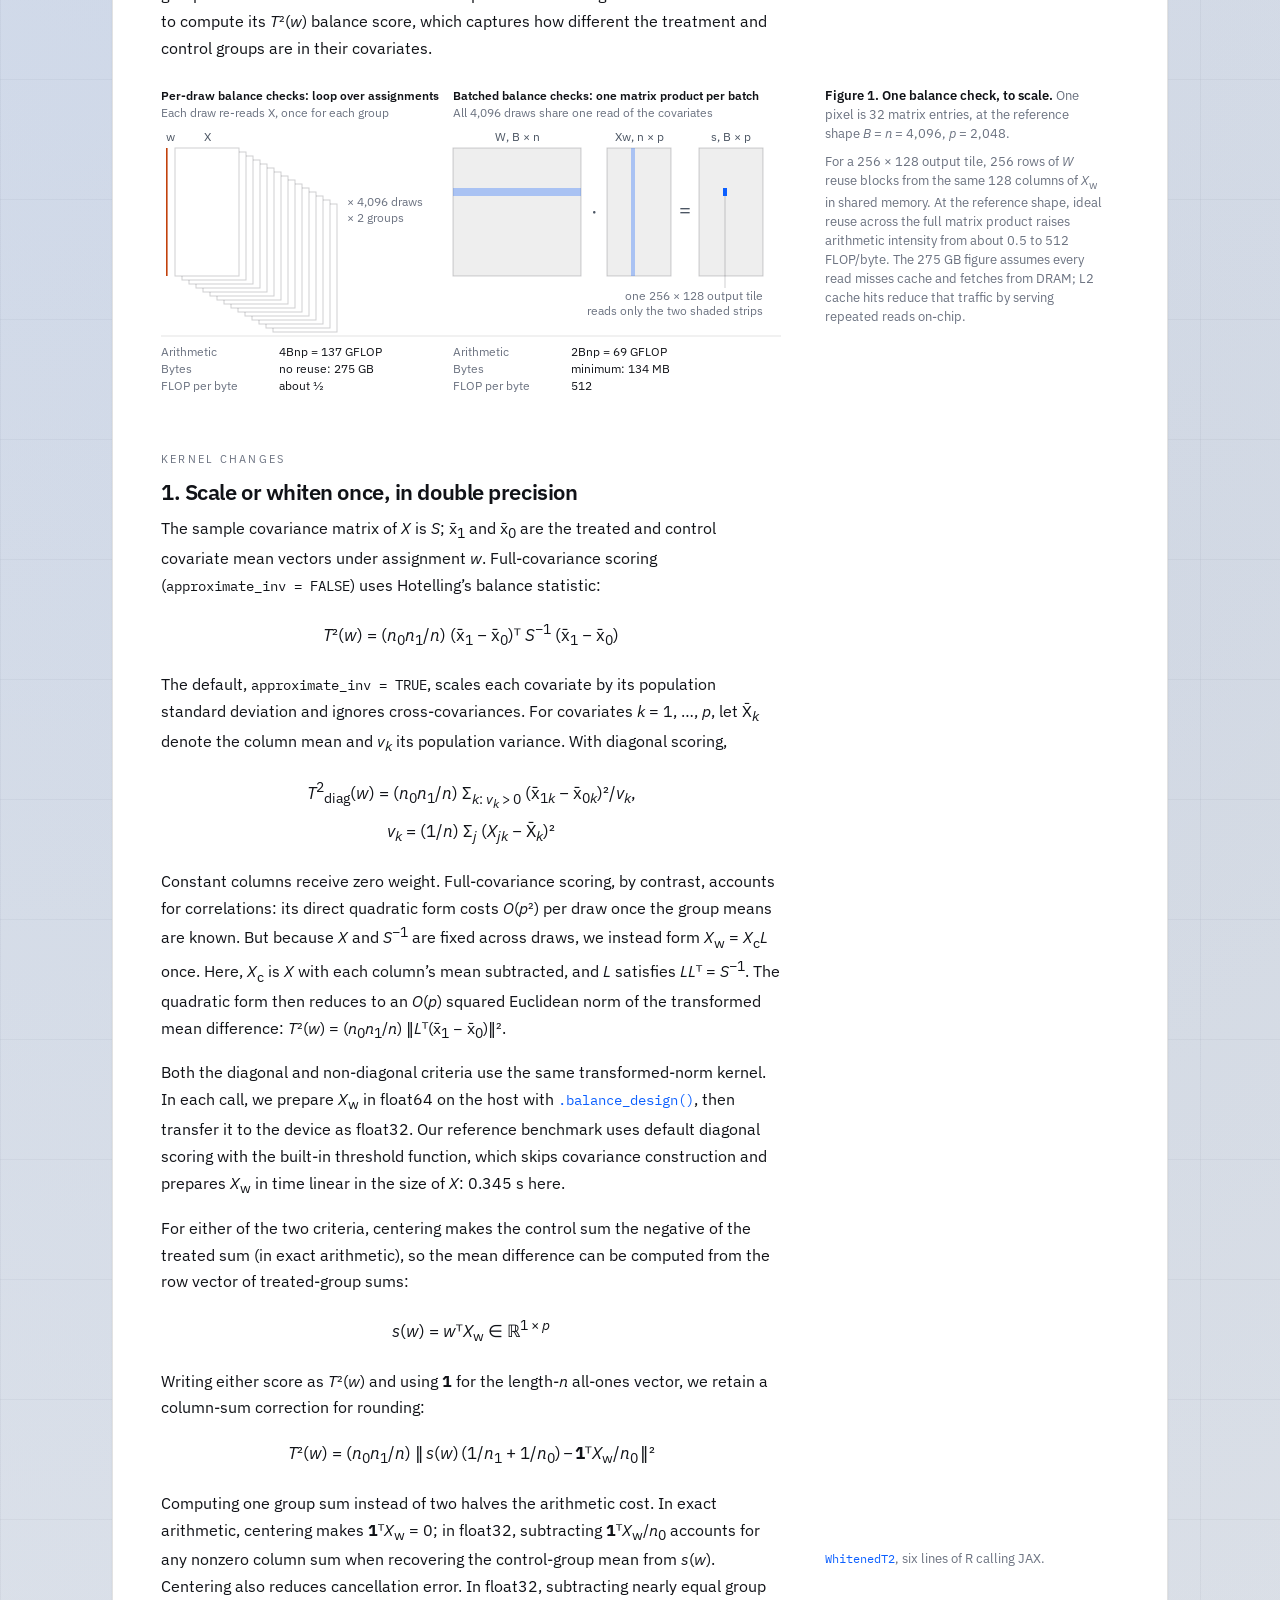
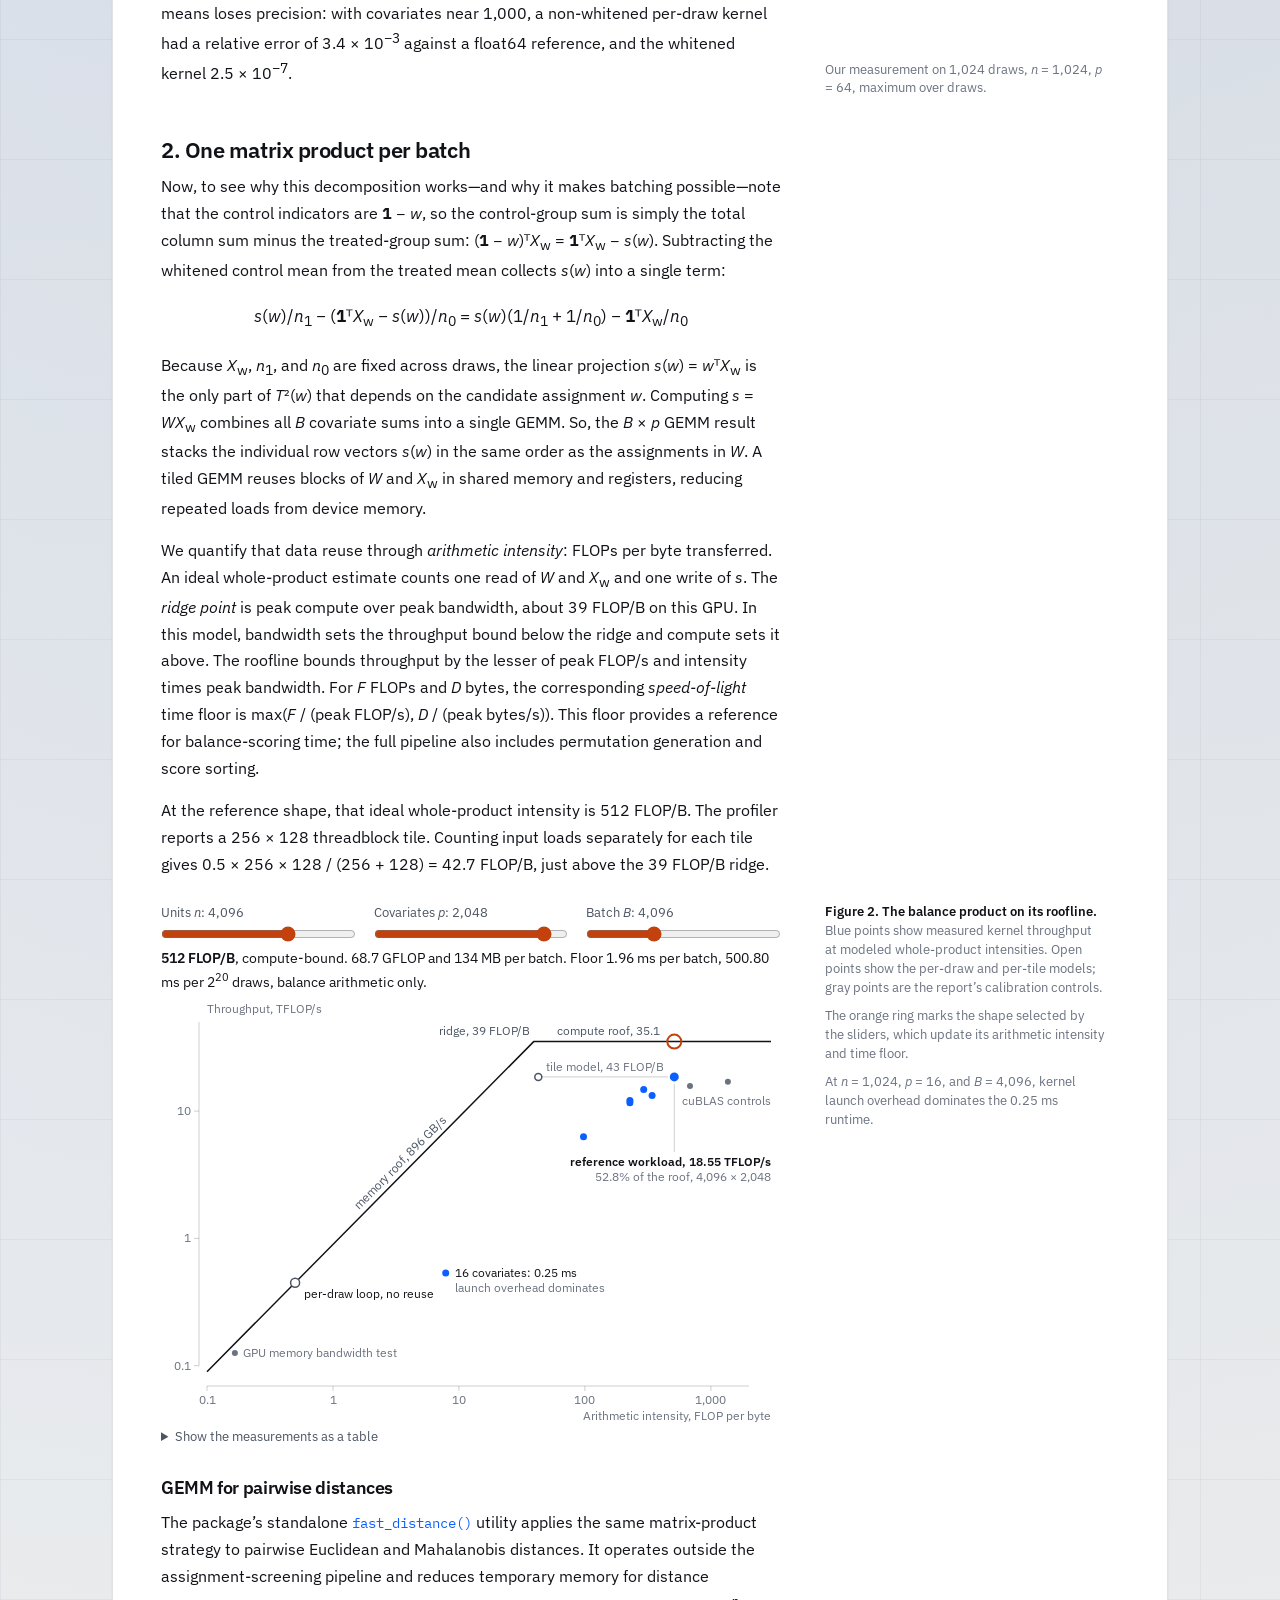
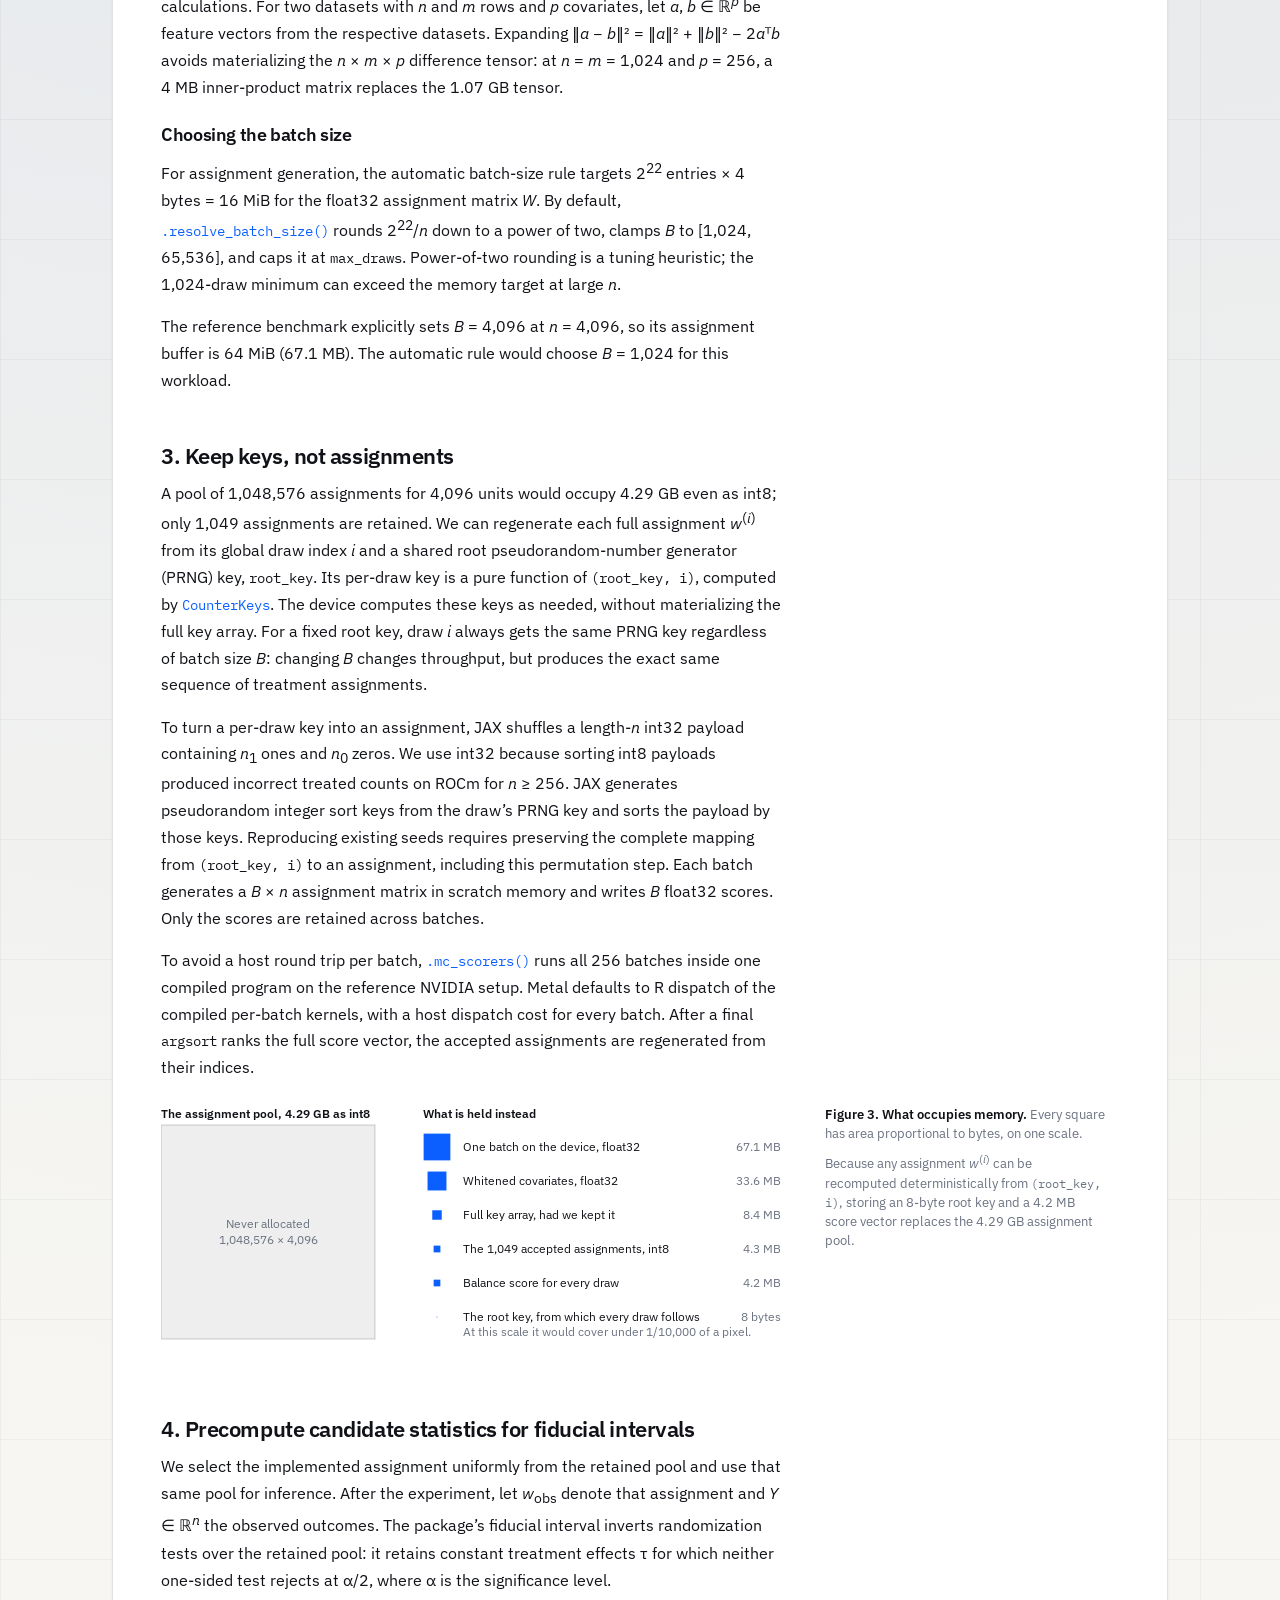
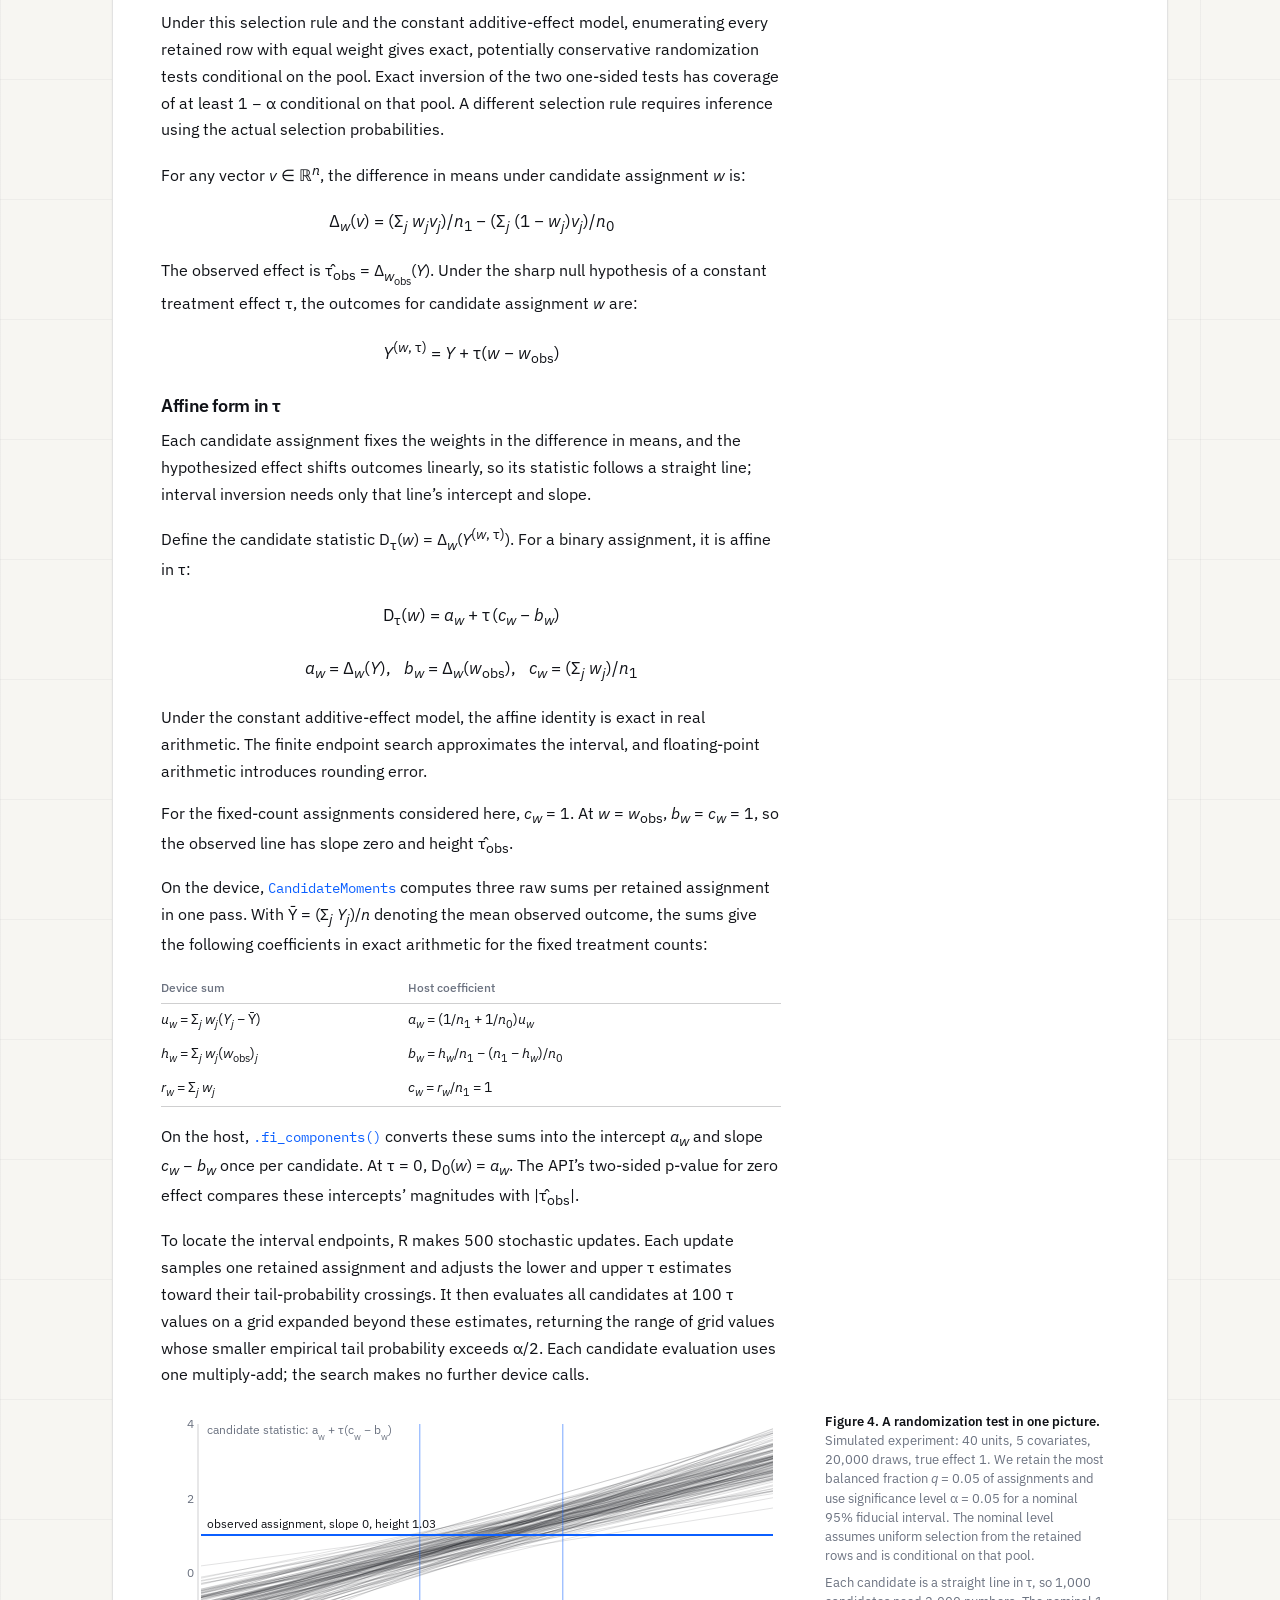
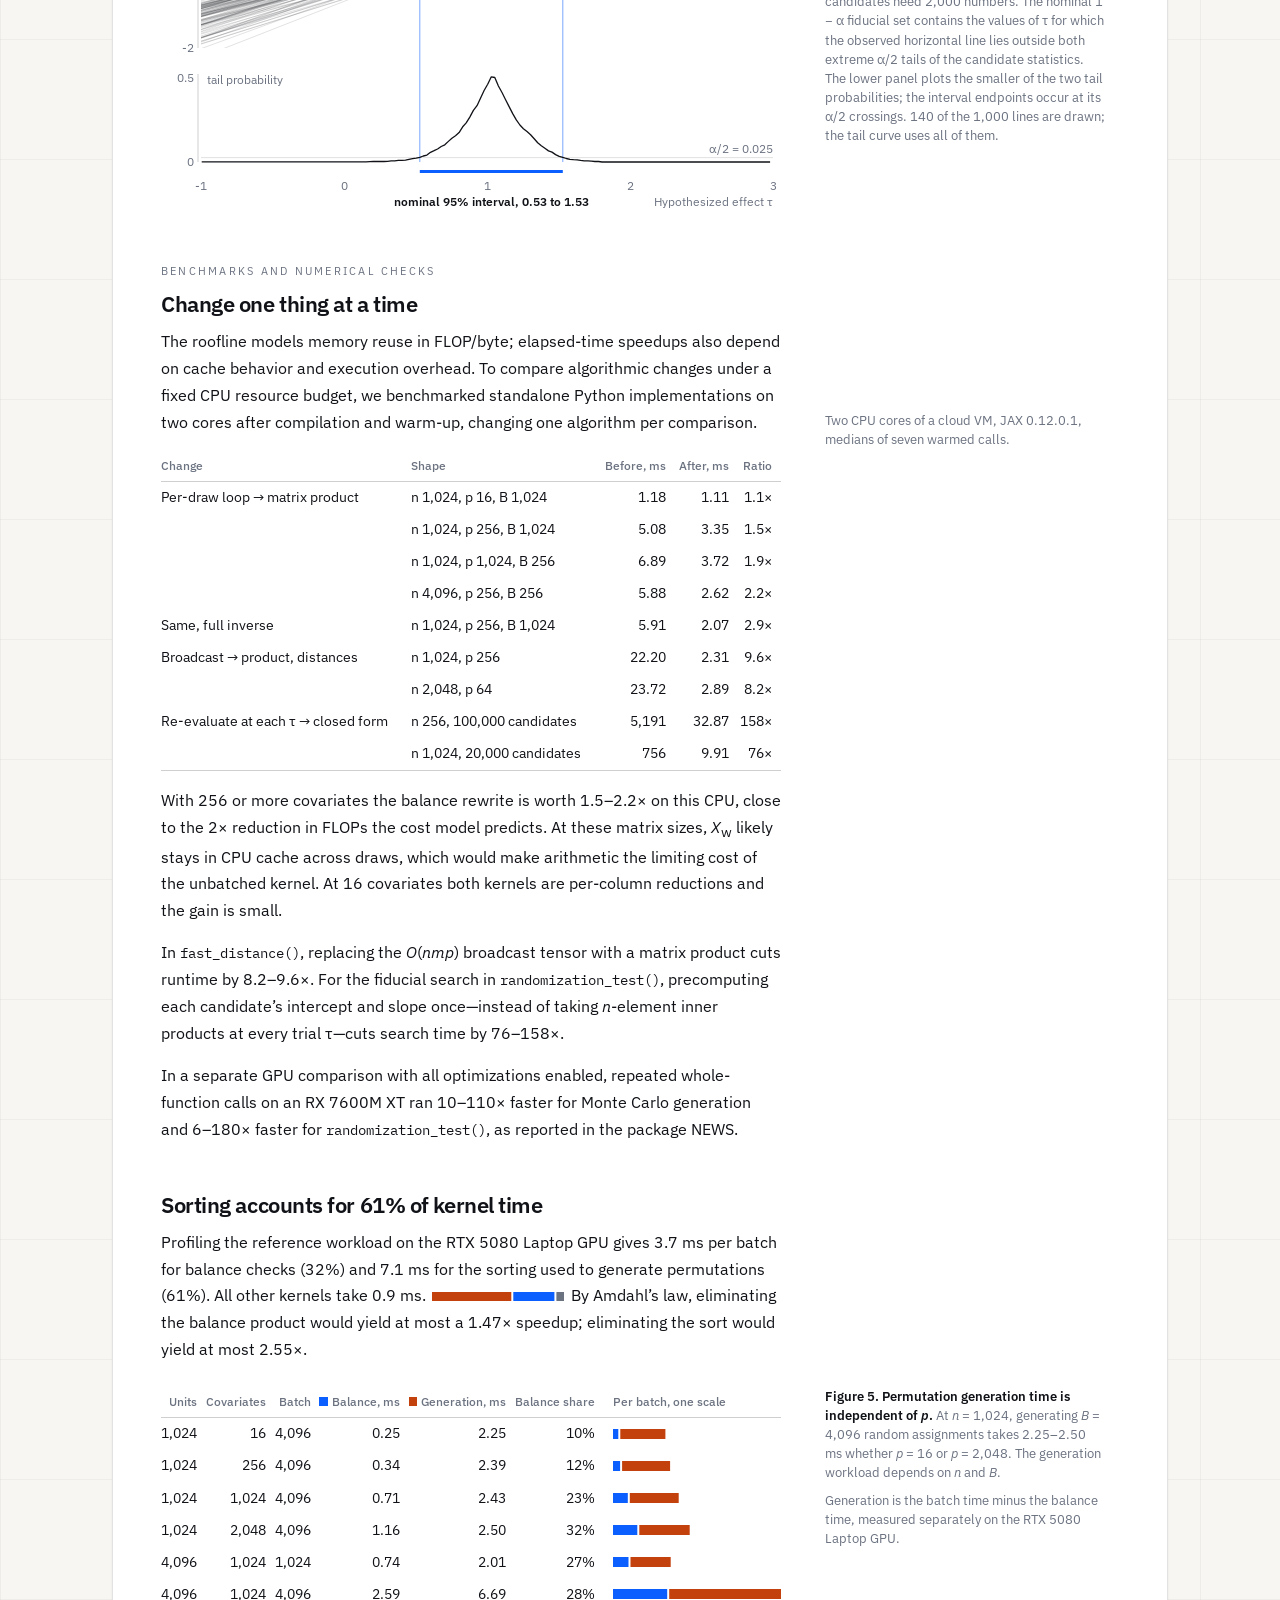
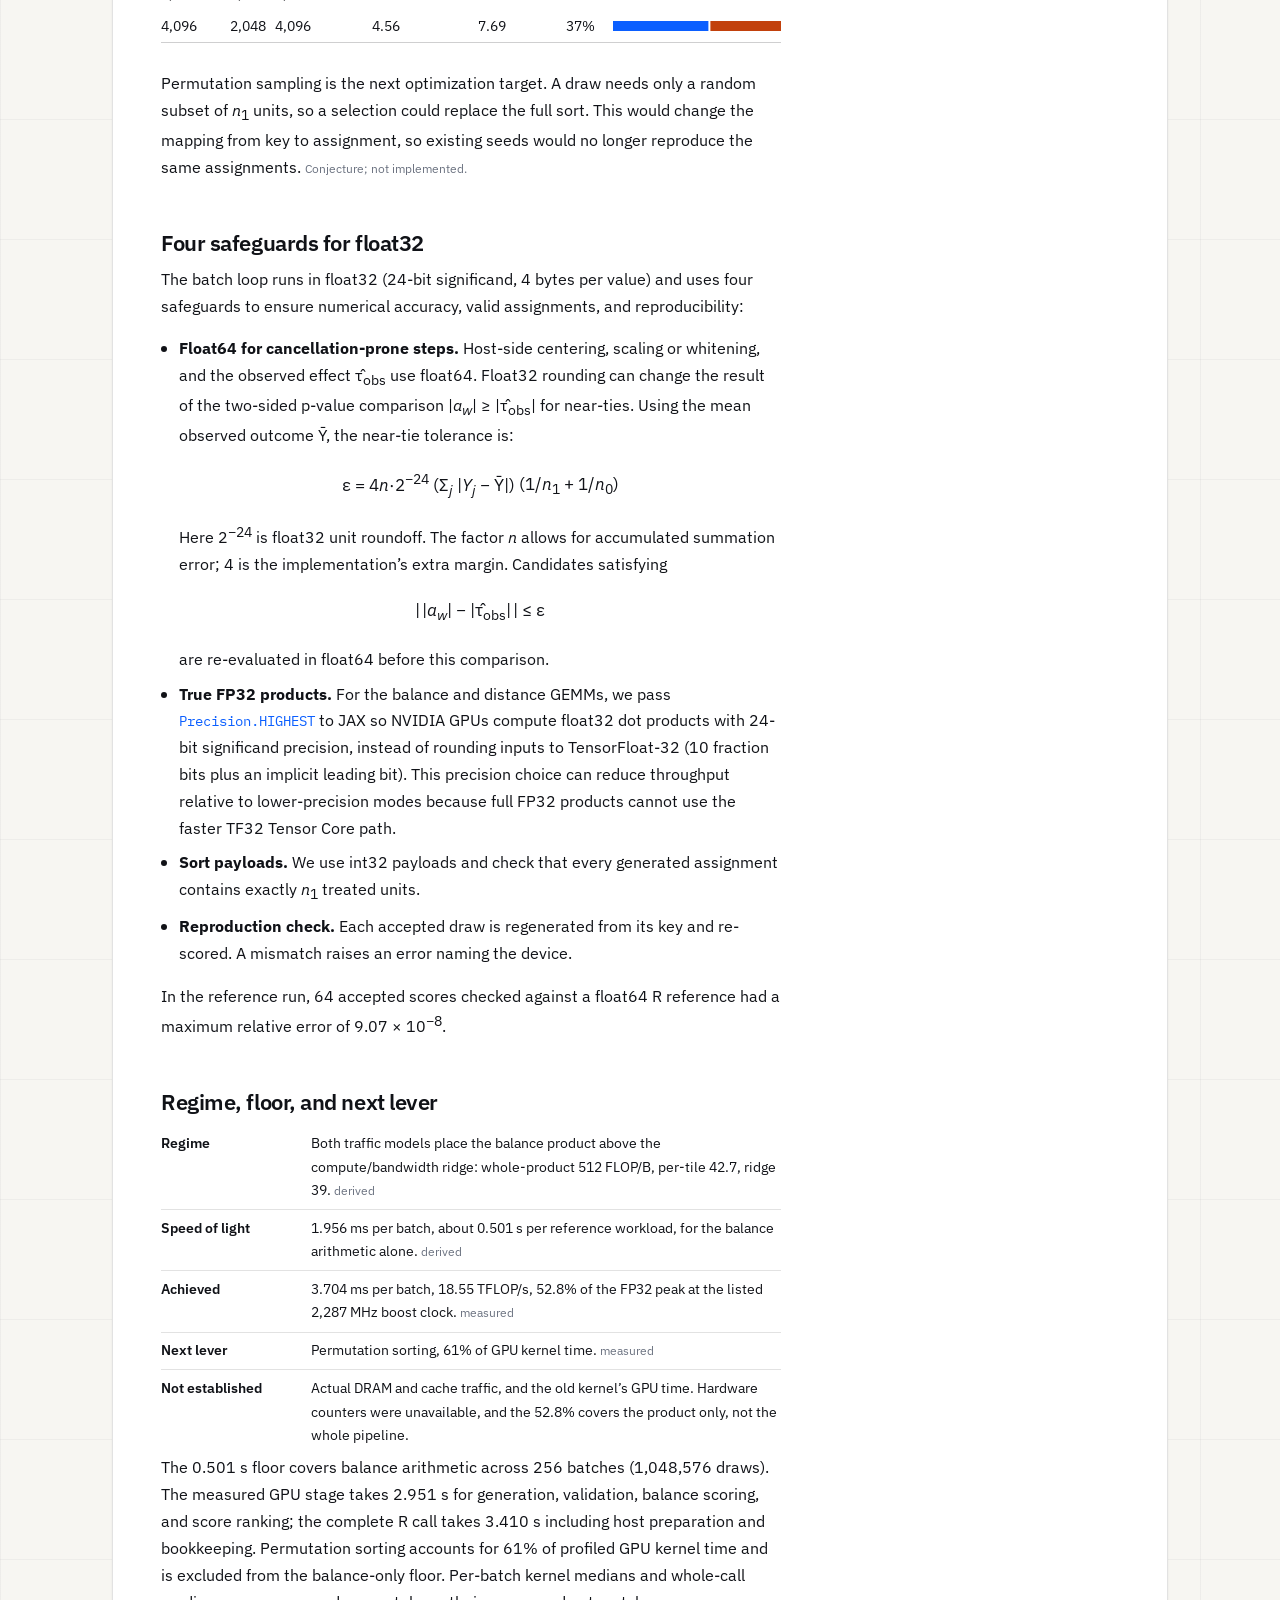
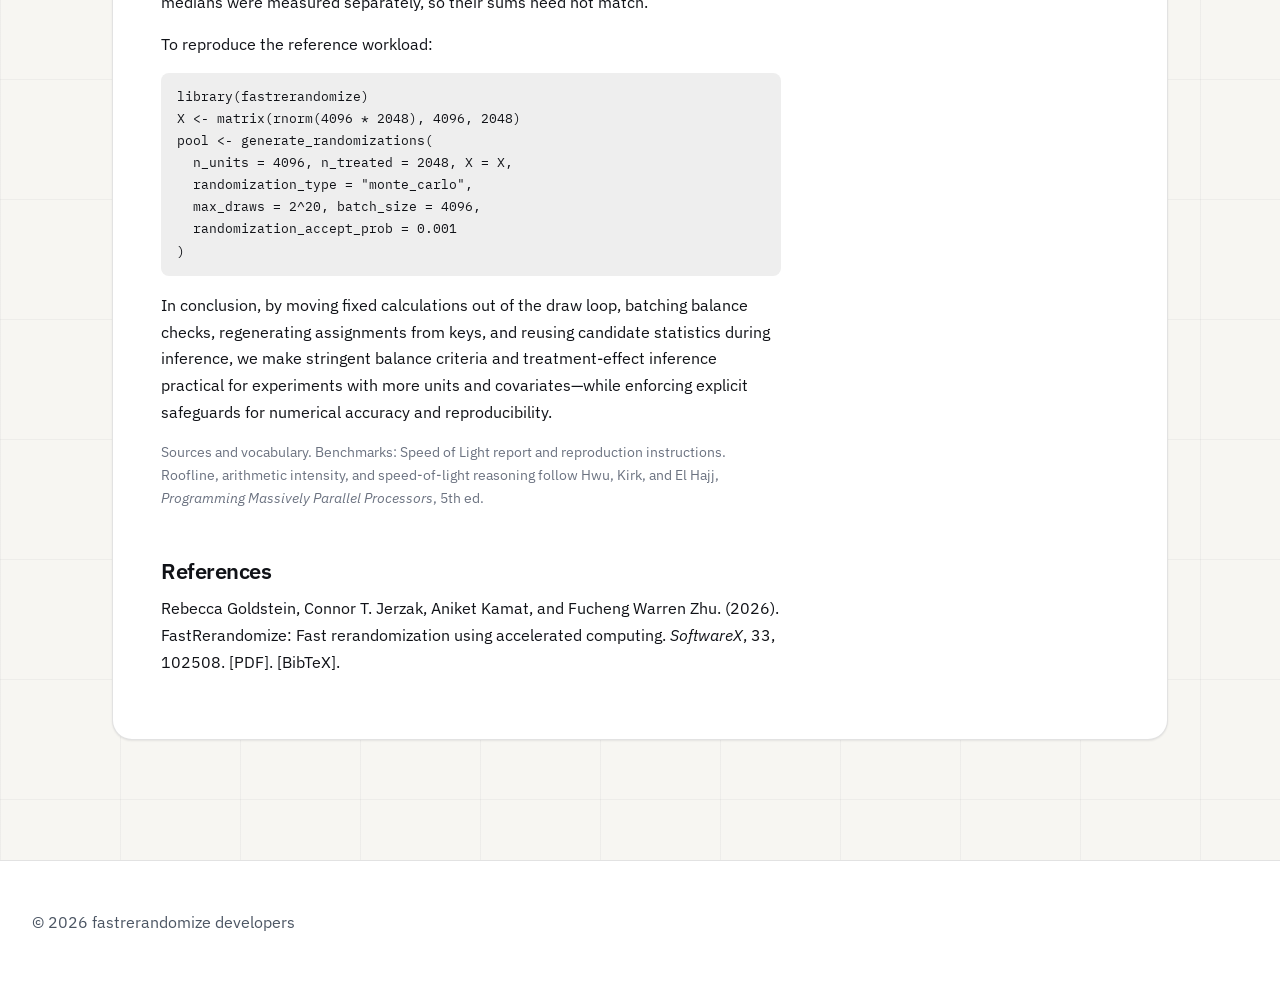
<file: kernels.html>
<!DOCTYPE html>
<html lang="en">
<head>
  <meta charset="utf-8" />
  <meta name="viewport" content="width=device-width, initial-scale=1" />
  <title>Inside the Kernels | fastrerandomize</title>
  <meta name="description" content="How fastrerandomize pre-computes, batches, and audits its balance and inference kernels." />
  <link rel="icon" type="image/png" href="figures/FRR_logo.png" />
  <link rel="stylesheet" href="https://cdnjs.cloudflare.com/ajax/libs/font-awesome/6.0.0/css/all.min.css" />
  <link rel="stylesheet" href="styles.css"/>
  <style>
.kp{--s1:#0b5fff;--s2:#c2410c;--wash:rgba(16,18,23,.07);background:var(--paper-strong);border:1px solid var(--line);border-radius:var(--radius-lg);padding:var(--space-xl);box-shadow:var(--shadow-sm)}
@media (prefers-color-scheme:dark){.kp{--s1:#3987e5;--s2:#d95926;--wash:rgba(244,246,248,.09)}}
.kp .kp-h,.kp section{max-width:944px;margin:0}
.kp section{margin-top:var(--space-xl)}
.kp h1{font-size:2.5rem;line-height:1.1;margin-bottom:.4rem;text-wrap:balance}
.kp .deck{font-size:1.2rem;line-height:1.45;color:var(--ink-muted);margin-bottom:var(--space-lg)}
.kp h2{font-size:1.4rem;line-height:1.25;margin:0 0 .6rem;text-wrap:balance;max-width:620px}
.kp h3{font-size:1.15rem;line-height:1.3;margin:1.4rem 0 .6rem;text-wrap:balance;max-width:620px}
.kp p,.kp ul,.kp .eq,.kp pre,.kp .ledger{max-width:620px}
.kp p,.kp li{font-size:1.02rem;line-height:1.65}
.kp p{color:var(--ink);margin-bottom:.95rem}
.kp .section-label{font-size:.7rem;line-height:1.4;color:var(--ink-subtle);margin:0 0 .65rem}
.kp ul{padding-left:1.15rem;color:var(--ink);margin:0 0 1rem}.kp li{margin-bottom:.45rem}
.kp code{font-family:"IBM Plex Mono","SFMono-Regular",monospace;font-size:.88em;background:none;padding:0;color:inherit}
.kp a code{color:var(--accent)}
.kp .num{font-variant-numeric:tabular-nums}
.kp var{font-style:italic}
.kp .eq{display:block;text-align:center;margin:1rem 0 1.1rem;font-size:1.08rem;line-height:1.9;color:var(--ink)}
.kp .eq-term{display:inline-block;white-space:nowrap}
.kp .sn{float:right;clear:right;width:280px;margin:.2rem -324px .9rem 0;font-size:.82rem;line-height:1.42;color:var(--ink-subtle)}
.kp .sn code{font-size:.92em}
.kp figure.fig{display:grid;grid-template-columns:620px 280px;column-gap:44px;align-items:start;margin:1.5rem 0 1.7rem}
.kp .fig-body{min-width:0;overflow-x:auto}
.kp figcaption{font-size:.82rem;line-height:1.45;color:var(--ink-subtle)}
.kp figcaption b{color:var(--ink);font-weight:600}
.kp figcaption p{font-size:inherit;line-height:inherit;color:inherit;margin:0 0 .55rem}
.kp svg text.t{font-family:"IBM Plex Sans",sans-serif;font-size:12px;fill:var(--ink);font-variant-numeric:tabular-nums}
.kp svg text.m{fill:var(--ink-subtle)}.kp svg text.s{fill:var(--ink-muted)}.kp svg text.b{font-weight:600}.kp svg text.o{font-size:20px;fill:var(--ink-muted)}
.kp .fig-body>svg{display:block;width:100%;min-width:560px;height:auto;overflow:visible}
.kp .k-axis{stroke:var(--line-strong);stroke-width:1;fill:none}.kp .k-hair{stroke:var(--line);stroke-width:1}
.kp .k-roof{stroke:var(--ink);stroke-width:1.5;fill:none;stroke-linejoin:round}
.kp .k-lead{stroke:var(--line-strong);stroke-width:1;fill:none}
.kp .k-pt{fill:var(--s1)}.kp .k-ref{fill:var(--s1);stroke:var(--paper-strong);stroke-width:2}
.kp .k-ctl{fill:var(--ink-subtle)}.kp .k-model{fill:var(--paper-strong);stroke:var(--ink-muted);stroke-width:1.5}
.kp .k-hit{fill:transparent;cursor:default;outline:none}.kp .k-hit:focus{stroke:var(--accent);stroke-width:1.5}
.kp .k-ring{fill:none;stroke:var(--s2);stroke-width:2}
.kp .k-sheet{fill:var(--paper-strong);stroke:var(--line-strong);stroke-width:1}
.kp .k-wline{fill:var(--s2)}
.kp .k-mat{fill:var(--wash);stroke:var(--line-strong);stroke-width:1}
.kp .k-strip{fill:var(--s1);opacity:.3}.kp .k-tile{fill:var(--s1)}
.kp .k-pool{fill:var(--wash);stroke:var(--line-strong);stroke-width:1}.kp .k-held{fill:var(--s1)}
.kp .k-sheaf{stroke:var(--ink);stroke-width:.6;opacity:.2}.kp .k-obs{stroke:var(--s1);stroke-width:2}
.kp .k-ci{stroke:var(--s1);stroke-width:1;opacity:.55}.kp .k-tail{stroke:var(--ink);stroke-width:1.3;fill:none;stroke-linejoin:round}
.kp .k-s1{fill:var(--s1)}.kp .k-s2{fill:var(--s2)}.kp .k-oth{fill:var(--ink-subtle)}
.kp .k-spark{display:inline-block;vertical-align:baseline;margin:0 .15rem}
.kp .swatch{display:inline-block;width:.7em;height:.7em;margin-right:.3em;vertical-align:baseline}
.kp table.t{border-collapse:collapse;width:100%;font-size:.86rem;font-variant-numeric:tabular-nums;color:var(--ink);margin:0;background:none;box-shadow:none;border:0;border-radius:0}
.kp table.t caption{caption-side:top;text-align:left;font-size:.82rem;color:var(--ink-subtle);padding-bottom:.4rem}
.kp table.t th{font-weight:500;font-size:.78rem;color:var(--ink-subtle);text-align:left;border:0;border-bottom:1px solid var(--line-strong);padding:.25rem .55rem .3rem 0;background:none;white-space:nowrap}
.kp table.t td{border:0;padding:.27rem .55rem .27rem 0;vertical-align:baseline;background:none;color:var(--ink)}
.kp table.t tbody tr:last-child td{border-bottom:1px solid var(--line-strong)}
.kp table.t tbody tr,.kp table.t tbody tr:nth-child(even),.kp table.t tbody tr:hover{background:none}
.kp table.t .n,.kp table.t th.n{text-align:right}.kp table.t td.b{padding-left:.6rem;vertical-align:middle}.kp table.t td.b svg{display:block}
.kp .ledger{width:100%;margin:0 0 1.3rem}
.kp section>.sn.ledger-m{margin-right:0}
.kp .ledger-m b{display:block;color:var(--ink);font-weight:600;margin-top:.55rem}.kp .ledger-m b:first-child{margin-top:0}.kp .ledger-m span{display:block}
.kp figure.fig{clear:both}
.kp table.t.ledger th{width:172px;vertical-align:baseline;color:var(--ink);font-weight:600;font-size:.86rem;white-space:normal;border:0;padding:.42rem .9rem .42rem 0}
.kp table.t.ledger td{padding:.42rem 0;border:0}.kp table.t.ledger tr+tr th,.kp table.t.ledger tr+tr td{border-top:1px solid var(--line)}
.kp table.t.ledger tbody tr:last-child td{border-bottom:0}
.kp .tag{font-size:.74rem;color:var(--ink-subtle);white-space:nowrap}
.kp .controls{display:grid;grid-template-columns:repeat(3,1fr);gap:.2rem 1.1rem;margin:0 0 .35rem}
.kp .controls label{display:block;font-size:.8rem;color:var(--ink-muted);font-variant-numeric:tabular-nums;white-space:nowrap}
.kp .controls input{display:block;width:100%;accent-color:var(--s2);margin:.15rem 0 0}
.kp .readout{font-size:.86rem;line-height:1.5;color:var(--ink);font-variant-numeric:tabular-nums;margin:0 0 .35rem;min-height:2.6em;max-width:none}
.kp .readout b{font-weight:600}
.kp details{margin-top:.5rem;font-size:.82rem;color:var(--ink-subtle)}.kp details summary{cursor:pointer;color:var(--ink-muted)}.kp details summary:focus-visible{outline:2px solid var(--accent);outline-offset:2px}
.kp pre{background:var(--wash);border:0;border-radius:var(--radius-sm);padding:.8rem 1rem;font-size:.84rem;line-height:1.5;overflow-x:auto;box-shadow:none;margin:0 0 1rem}
.kp pre code{font-size:1em}
.kp table.t.report th{width:150px}
#k-tip{position:fixed;z-index:50;max-width:300px;padding:.4rem .55rem;font:400 12.5px/1.4 "IBM Plex Sans",sans-serif;background:var(--ink);color:var(--paper-strong);border-radius:6px;pointer-events:none;opacity:0;transition:opacity .08s}
#k-tip.on{opacity:1}
@media (max-width:1120px){
 .kp{padding:var(--space-lg) var(--space-md)}
 .kp .kp-h,.kp section{max-width:680px}
 .kp .sn{float:none;display:block;width:auto;margin:.1rem 0 .8rem;padding-left:.7rem;border-left:2px solid var(--line-strong)}
 .kp section>.sn.ledger-m{margin:.1rem 0 1rem}
 .kp figure.fig{grid-template-columns:minmax(0,1fr);row-gap:.7rem}
 .kp p,.kp ul,.kp .eq,.kp pre,.kp .ledger,.kp h2,.kp h3{max-width:none}
}
@media (max-width:560px){.kp h1{font-size:2rem}.kp .controls{grid-template-columns:1fr}.kp table.t.ledger th{width:112px}}
</style>
  <link rel="stylesheet" href="audio/player.css"/>
</head>
<body>
  <header>
    <nav>
      <div class="logo">
        <a href="index.html" aria-label="FastRerandomize home">
          <img src="figures/FRR_logo.png" alt="FastRerandomize" />
        </a>
      </div>

      <!-- HAMBURGER BUTTON -->
      <button class="menu-toggle" aria-label="Toggle Menu">
        <span class="hamburger-line"></span>
        <span class="hamburger-line"></span>
        <span class="hamburger-line"></span>
      </button>
      <!-- /HAMBURGER BUTTON -->

      <ul>
        <li><a href="index.html">Home</a></li>
        <li><a href="install.html">Install</a></li>
        <li><a href="tutorials.html">Tutorials</a></li>
        <li><a href="kernels.html" class="active" aria-current="page">Kernels</a></li>
        <li>
          <a href="https://github.com/cjerzak/fastrerandomize-software/blob/main/fastrerandomize.pdf?raw=true">
            Documentation
          </a>
        </li>
        <li><a href="aboutus.html">About</a></li>
      </ul>

      <!-- Search Container (Same logic as index) -->
      <div class="search-container">
        <form onsubmit="return false;">
          <i class="fas fa-search search-icon"></i>
          <input
            type="text"
            class="search-input"
            placeholder="Search docs..."
            aria-label="Search documentation"
          />
        </form>
        <!-- The search results will be inserted by JavaScript -->
        <div class="search-results"></div>
      </div>
    </nav>
  </header>
  <main>
<article class="kp">
<div class="kp-h">
<p class="eyebrow">Under the hood</p>
<h1>Inside the kernels</h1>
</div>
<!-- KERNELS AUDIO START -->
<div class="audio-panel" aria-labelledby="listen-title">
  <h2 id="listen-title">Listen to this article</h2>
  <p class="audio-meta">26:03 &middot; Audio narration</p>
  <audio id="kernels-audio" controls preload="none" aria-label="Inside the kernels, full audio adaptation">
    <source src="audio/kernels.mp3" type="audio/mpeg">
    <a href="audio/kernels.mp3">Download the audio version</a>.
  </audio>
  <div class="audio-actions">
    <label class="audio-speed" hidden>Playback speed
      <select id="audio-speed"><option value="0.75">0.75&times;</option><option value="1" selected>1&times;</option><option value="1.25">1.25&times;</option><option value="1.5">1.5&times;</option><option value="2">2&times;</option></select>
    </label>
    <a href="audio/kernels.mp3" download="inside-the-kernels.mp3">Download MP3 <span class="audio-size">(18.8 MB)</span></a>
  </div>
  <p id="audio-status" class="audio-status" role="status" hidden></p>
</div>
<!-- KERNELS AUDIO END -->

<section style="margin-top:0;display:flow-root" id="motivation">
<h2>What fastrerandomize computes, when, and why.</h2>
<aside class="sn ledger-m" aria-label="Where each piece of work lives">
<b>On the host</b><span>Covariates are transformed once per call and reused across its batches; compatible compiled kernels are reused across calls.</span>
<b>Per batch, on the device</b><span>Permutations from counter-derived keys, then computing one matrix product.</span>
<b>Once per retained assignment</b><span>Three sums that fix an intercept and a slope, so any hypothesized effect evaluates in one multiply-add.</span>
</aside>
<p>FastRerandomize selects treatment assignments that balance covariates between treatment and control groups. Once outcomes are observed, it reuses the retained assignment pool for randomization tests and treatment-effect intervals. Rerandomization draws treatment assignments, measures covariate balance, and retains assignments that meet the balance criterion. At acceptance probability <var>q</var> = 0.001, retaining 1,000 assignments requires screening a million candidates on average, so the per-draw cost of <var>T</var>&#178;(<var>w</var>) limits the feasible numbers of units <var>n</var> and covariates <var>p</var>.</p>
<p>On this page, we explain four changes that reduce repeated calculations and memory use in FastRerandomize, compare measured runtimes with hardware limits, and check numerical accuracy.</p>
<p>To measure computational cost at scale, we use a reference workload with 1,048,576 assignments for 4,096 units on 2,048 covariates. We retain the best 1,049. On a laptop GPU the complete R call takes <span class="num">3.41</span> seconds.<span class="sn">RTX 5080 Laptop GPU, float32. Median of seven warmed calls; the first call, which compiles the kernels, took 11.96 s. <a href="https://github.com/cjerzak/fastrerandomize-software/blob/4c03d7e42b3d95d4a483688cc7cda60ae0536eb9/benchmarks/speed_of_light/REPORT.md">Full report</a>.</span></p>
<p>When optimized fully, the compiled JAX pipeline generates, validates, and scores about 355,000 assignments per second; it uses covariates centered and scaled or whitened once per call on the host, one general matrix multiplication (GEMM) per batch, and permutations generated from counter keys.</p>
<ul aria-label="Design and inference workflow">
<li><b>Before your RCT/experiment:</b> covariates &#8594; candidate balance scores &#8594; retained assignment pool &#8594; one assignment drawn uniformly from its rows.</li>
<li><b>After your RCT/experiment:</b> retained pool + actual treatment assignment + observed outcomes &#8594; p-value and treatment-effect interval.</li>
</ul>
</section>

<section id="notation">
<h2>Background and Notation</h2>
<p>Here, we have a covariate matrix <var>X</var> &#8712; &#8477;<sup><var>n</var> &#215; <var>p</var></sup>, which has one unit per row and one covariate per column. An assignment <var>w</var> &#8712; {0, 1}<sup><var>n</var></sup> has entry <var>w</var><sub><var>j</var></sub> = 1 for treatment and 0 for control, for units <var>j</var> = 1, &#8230;, <var>n</var>. Every generated assignment has <var>n</var><sub>1</sub> = &#931;<sub><var>j</var></sub> <var>w</var><sub><var>j</var></sub> treated units and <var>n</var><sub>0</sub> = <var>n</var> &#8722; <var>n</var><sub>1</sub> controls; these group sizes stay fixed across draws.</p>
<p>A batch of <var>B</var> draws forms the rows of <var>W</var> &#8712; {0, 1}<sup><var>B</var> &#215; <var>n</var></sup>. <var>X</var><sub>w</sub> denotes the centered and transformed covariates: standardized under diagonal scoring, or whitened under full-covariance scoring (Section 1). The product <var>s</var> = <var>W</var><var>X</var><sub>w</sub> is a <var>B</var> &#215; <var>p</var> matrix of treated-group covariate sums. Each row of <var>s</var> corresponds to one assignment and is later used to compute its <var>T</var>&#178;(<var>w</var>) balance score, which captures how different the treatment and control groups are in their covariates.</p>
<figure class="fig">
<div class="fig-body"><svg viewBox="0 0 620 318" role="img" aria-label="Scale drawing of the per-draw loop beside the single batched matrix product"><text class="t b" x="0" y="14">Per-draw balance checks: loop over assignments</text><text class="t m" x="0" y="31">Each draw re-reads X, once for each group</text><rect class="k-sheet" x="112" y="118" width="64.0" height="128.0"/><rect class="k-sheet" x="105" y="114" width="64.0" height="128.0"/><rect class="k-sheet" x="98" y="110" width="64.0" height="128.0"/><rect class="k-sheet" x="91" y="106" width="64.0" height="128.0"/><rect class="k-sheet" x="84" y="102" width="64.0" height="128.0"/><rect class="k-sheet" x="77" y="98" width="64.0" height="128.0"/><rect class="k-sheet" x="70" y="94" width="64.0" height="128.0"/><rect class="k-sheet" x="63" y="90" width="64.0" height="128.0"/><rect class="k-sheet" x="56" y="86" width="64.0" height="128.0"/><rect class="k-sheet" x="49" y="82" width="64.0" height="128.0"/><rect class="k-sheet" x="42" y="78" width="64.0" height="128.0"/><rect class="k-sheet" x="35" y="74" width="64.0" height="128.0"/><rect class="k-sheet" x="28" y="70" width="64.0" height="128.0"/><rect class="k-sheet" x="21" y="66" width="64.0" height="128.0"/><rect class="k-sheet" x="14" y="62" width="64.0" height="128.0"/><rect class="k-wline" x="5" y="62" width="1.6" height="128.0"/><text class="t s" x="5" y="55" text-anchor="start">w</text><text class="t s" x="46.0" y="55" text-anchor="middle">X</text><text class="t m" x="186.0" y="120">&#215; 4,096 draws</text><text class="t m" x="186.0" y="136">&#215; 2 groups</text><text class="t b" x="292" y="14">Batched balance checks: one matrix product per batch</text><text class="t m" x="292" y="31">All 4,096 draws share one read of the covariates</text><rect class="k-mat" x="292" y="62" width="128.0" height="128.0"/><rect class="k-mat" x="446.0" y="62" width="64.0" height="128.0"/><rect class="k-mat" x="538.0" y="62" width="64.0" height="128.0"/><text class="t s" x="356.0" y="55" text-anchor="middle">W, B &#215; n</text><text class="t s" x="478.0" y="55" text-anchor="middle">Xw, n &#215; p</text><text class="t s" x="570.0" y="55" text-anchor="middle">s, B &#215; p</text><text class="t o" x="433.0" y="132.0" text-anchor="middle">&#183;</text><text class="t o" x="524.0" y="131.0" text-anchor="middle">=</text><rect class="k-strip" x="292" y="102" width="128.0" height="8.0"/><rect class="k-strip" x="470.0" y="62" width="4.0" height="128.0"/><rect class="k-tile" x="562.0" y="102" width="4.0" height="8.0"/><path class="k-lead" d="M564.0 110.0 V202.0"/><text class="t m" x="602.0" y="214.0" text-anchor="end">one 256 &#215; 128 output tile</text><text class="t m" x="602.0" y="229.0" text-anchor="end">reads only the two shaded strips</text><line class="k-hair" x1="0" y1="250.0" x2="620" y2="250.0"/><text class="t m" x="0" y="270.0">Arithmetic</text><text class="t" x="118" y="270.0">4Bnp = 137 GFLOP</text><text class="t m" x="292" y="270.0">Arithmetic</text><text class="t" x="410" y="270.0">2Bnp = 69 GFLOP</text><text class="t m" x="0" y="287.0">Bytes</text><text class="t" x="118" y="287.0">no reuse: 275 GB</text><text class="t m" x="292" y="287.0">Bytes</text><text class="t" x="410" y="287.0">minimum: 134 MB</text><text class="t m" x="0" y="304.0">FLOP per byte</text><text class="t" x="118" y="304.0">about &#189;</text><text class="t m" x="292" y="304.0">FLOP per byte</text><text class="t" x="410" y="304.0">512</text></svg></div>
<figcaption><p><b>Figure 1. One balance check, to scale.</b> One pixel is 32 matrix entries, at the reference shape <var>B</var> = <var>n</var> = 4,096, <var>p</var> = 2,048.</p><p>For a 256 &#215; 128 output tile, 256 rows of <var>W</var> reuse blocks from the same 128 columns of <var>X</var><sub>w</sub> in shared memory. At the reference shape, ideal reuse across the full matrix product raises arithmetic intensity from about 0.5 to 512 FLOP/byte. The 275 GB figure assumes every read misses cache and fetches from DRAM; L2 cache hits reduce that traffic by serving repeated reads on-chip.</p></figcaption>
</figure>
</section>

<section id="scaling">
<p class="eyebrow section-label">Kernel changes</p>
<h2>1. Scale or whiten once, in double precision</h2>
<p>The sample covariance matrix of <var>X</var> is <var>S</var>; x&#772;<sub>1</sub> and x&#772;<sub>0</sub> are the treated and control covariate mean vectors under assignment <var>w</var>. Full-covariance scoring (<code>approximate_inv = FALSE</code>) uses Hotelling&#8217;s balance statistic:</p>
<span class="eq"><var>T</var>&#178;(<var>w</var>) = (<var>n</var><sub>0</sub><var>n</var><sub>1</sub>/<var>n</var>) (x&#772;<sub>1</sub> &#8722; x&#772;<sub>0</sub>)&#7488; <var>S</var><sup>&#8722;1</sup> (x&#772;<sub>1</sub> &#8722; x&#772;<sub>0</sub>)</span>
<p>The default, <code>approximate_inv = TRUE</code>, scales each covariate by its population standard deviation and ignores cross-covariances. For covariates <var>k</var> = 1, &#8230;, <var>p</var>, let X&#772;<sub><var>k</var></sub> denote the column mean and <var>v</var><sub><var>k</var></sub> its population variance. With diagonal scoring,</p>
<span class="eq"><span class="eq-term"><var>T</var><sup>2</sup><sub>diag</sub>(<var>w</var>) = (<var>n</var><sub>0</sub><var>n</var><sub>1</sub>/<var>n</var>)</span> <span class="eq-term">&#931;<sub><var>k</var>: <var>v</var><sub><var>k</var></sub> &gt; 0</sub> (x&#772;<sub>1<var>k</var></sub> &#8722; x&#772;<sub>0<var>k</var></sub>)&#178;/<var>v</var><sub><var>k</var></sub>,</span><br><span class="eq-term"><var>v</var><sub><var>k</var></sub> = (1/<var>n</var>) &#931;<sub><var>j</var></sub> (<var>X</var><sub><var>jk</var></sub> &#8722; X&#772;<sub><var>k</var></sub>)&#178;</span></span>
<p>Constant columns receive zero weight. Full-covariance scoring, by contrast, accounts for correlations: its direct quadratic form costs <var>O</var>(<var>p</var>&#178;) per draw once the group means are known. But because <var>X</var> and <var>S</var><sup>&#8722;1</sup> are fixed across draws, we instead form <var>X</var><sub>w</sub> = <var>X</var><sub>c</sub><var>L</var> once. Here, <var>X</var><sub>c</sub> is <var>X</var> with each column&#8217;s mean subtracted, and <var>L</var> satisfies <var>LL</var>&#7488; = <var>S</var><sup>&#8722;1</sup>.

The quadratic form then reduces to an <var>O</var>(<var>p</var>) squared Euclidean norm of the transformed mean difference: <span class="eq-term"><var>T</var>&#178;(<var>w</var>) = (<var>n</var><sub>0</sub><var>n</var><sub>1</sub>/<var>n</var>) &#8214;<var>L</var>&#7488;(x&#772;<sub>1</sub> &#8722; x&#772;<sub>0</sub>)&#8214;&#178;</span>.</p>

<p>Both the diagonal and non-diagonal criteria use the same transformed-norm kernel. In each call, we prepare <var>X</var><sub>w</sub> in float64 on the host with <a href="https://github.com/cjerzak/fastrerandomize-software/blob/4c03d7e42b3d95d4a483688cc7cda60ae0536eb9/fastrerandomize/R/FRR_HelperFxns.R#L167-L181"><code>.balance_design()</code></a>, then transfer it to the device as float32. Our reference benchmark uses default diagonal scoring with the built-in threshold function, which skips covariance construction and prepares <var>X</var><sub>w</sub> in time linear in the size of <var>X</var>: 0.345 s here.</p>
<p>For either of the two criteria, centering makes the control sum the negative of the treated sum (in exact arithmetic), so the mean difference can be computed from the row vector of treated-group sums:</p>
<span class="eq"><var>s</var>(<var>w</var>) = <var>w</var>&#7488;<var>X</var><sub>w</sub> &#8712; &#8477;<sup>1 &#215; <var>p</var></sup></span>
<p>Writing either score as <var>T</var>&#178;(<var>w</var>) and using <b>1</b> for the length-<var>n</var> all-ones vector, we retain a column-sum correction for rounding:</p>
<span class="eq"><var>T</var>&#178;(<var>w</var>) = (<var>n</var><sub>0</sub><var>n</var><sub>1</sub>/<var>n</var>) &#8214;&#8201;<var>s</var>(<var>w</var>)&#8201;(1/<var>n</var><sub>1</sub> + 1/<var>n</var><sub>0</sub>)&#8201;&#8722;&#8201;<b>1</b>&#7488;<var>X</var><sub>w</sub>/<var>n</var><sub>0</sub>&#8201;&#8214;&#178;</span>
<p>Computing one group sum instead of two halves the arithmetic cost.

In exact arithmetic, centering makes <b>1</b>&#7488;<var>X</var><sub>w</sub> = 0; in float32, subtracting <b>1</b>&#7488;<var>X</var><sub>w</sub>/<var>n</var><sub>0</sub> accounts for any nonzero column sum when recovering the control-group mean from <var>s</var>(<var>w</var>).


<span class="sn"><a href="https://github.com/cjerzak/fastrerandomize-software/blob/4c03d7e42b3d95d4a483688cc7cda60ae0536eb9/fastrerandomize/R/FRR_InitializeJAX.R#L158-L163"><code>WhitenedT2</code></a>, six lines of R calling JAX.</span> Centering also reduces cancellation error. In float32, subtracting nearly equal group means loses precision: with covariates near 1,000, a non-whitened per-draw kernel had a relative error of 3.4 &#215; 10<sup>&#8722;3</sup> against a float64 reference, and the whitened kernel 2.5 &#215; 10<sup>&#8722;7</sup>.<span class="sn">Our measurement on 1,024 draws, <var>n</var> = 1,024, <var>p</var> = 64, maximum over draws.</span></p>
</section>

<section id="batching">
<h2>2. One matrix product per batch</h2>
<p>Now, to see why this decomposition works—and why it makes batching possible—note that the control indicators are <span class="eq-term"><b>1</b> &#8722; <var>w</var></span>, so the control-group sum is simply the total column sum minus the treated-group sum: <span class="eq-term">(<b>1</b> &#8722; <var>w</var>)&#7488;<var>X</var><sub>w</sub> = <b>1</b>&#7488;<var>X</var><sub>w</sub> &#8722; <var>s</var>(<var>w</var>)</span>. Subtracting the whitened control mean from the treated mean collects <var>s</var>(<var>w</var>) into a single term:</p>
<span class="eq"><span class="eq-term"><var>s</var>(<var>w</var>)/<var>n</var><sub>1</sub> &#8722; (<b>1</b>&#7488;<var>X</var><sub>w</sub> &#8722; <var>s</var>(<var>w</var>))/<var>n</var><sub>0</sub></span> = <span class="eq-term"><var>s</var>(<var>w</var>)(1/<var>n</var><sub>1</sub> + 1/<var>n</var><sub>0</sub>) &#8722; <b>1</b>&#7488;<var>X</var><sub>w</sub>/<var>n</var><sub>0</sub></span></span>
<p>Because <var>X</var><sub>w</sub>, <var>n</var><sub>1</sub>, and <var>n</var><sub>0</sub> are fixed across draws, the linear projection <span class="eq-term"><var>s</var>(<var>w</var>) = <var>w</var>&#7488;<var>X</var><sub>w</sub></span> is the only part of <var>T</var>&#178;(<var>w</var>) that depends on the candidate assignment <var>w</var>. Computing <var>s</var> = <var>W</var><var>X</var><sub>w</sub> combines all <var>B</var> covariate sums into a single GEMM. So, the <var>B</var> &#215; <var>p</var> GEMM result stacks the individual row vectors <var>s</var>(<var>w</var>) in the same order as the assignments in <var>W</var>. A tiled GEMM reuses blocks of <var>W</var> and <var>X</var><sub>w</sub> in shared memory and registers, reducing repeated loads from device memory.
</p>

<p>We quantify that data reuse through <em>arithmetic intensity</em>: FLOPs per byte transferred. An ideal whole-product estimate counts one read of <var>W</var> and <var>X</var><sub>w</sub> and one write of <var>s</var>. The <em>ridge point</em> is peak compute over peak bandwidth, about 39 FLOP/B on this GPU. In this model, bandwidth sets the throughput bound below the ridge and compute sets it above. The roofline bounds throughput by the lesser of peak FLOP/s and intensity times peak bandwidth. For <var>F</var> FLOPs and <var>D</var> bytes, the corresponding <em>speed-of-light</em> time floor is max(<var>F</var> / (peak FLOP/s), <var>D</var> / (peak bytes/s)). This floor provides a reference for balance-scoring time; the full pipeline also includes permutation generation and score sorting.</p>
<p>At the reference shape, that ideal whole-product intensity is 512 FLOP/B. The profiler reports a 256 &#215; 128 threadblock tile. Counting input loads separately for each tile gives <span class="eq-term">0.5 &#215; 256 &#215; 128 / (256 + 128)</span> = 42.7 FLOP/B, just above the 39 FLOP/B ridge.</p>

<figure class="fig">
<div class="fig-body">
<div class="controls" aria-label="Explore a design shape">
<label for="ex-n">Units <var>n</var>: <span id="ex-n-v">4,096</span><input id="ex-n" type="range" min="8" max="14" step="1" value="12"></label>
<label for="ex-p">Covariates <var>p</var>: <span id="ex-p-v">2,048</span><input id="ex-p" type="range" min="1" max="12" step="1" value="11"></label>
<label for="ex-b">Batch <var>B</var>: <span id="ex-b-v">4,096</span><input id="ex-b" type="range" min="10" max="16" step="1" value="12"></label>
</div>
<p class="readout" id="ex-out" aria-live="polite"></p>
<svg id="roof" viewBox="0 0 620 420" role="img" aria-label="Roofline: throughput against arithmetic intensity"><path class="k-axis" d="M46.0 388 H587.8"/><path class="k-axis" d="M38 367.7 V24.1"/><path class="k-axis" d="M46.0 388 v5"/><text class="t m" x="46.0" y="406" text-anchor="middle">0.1</text><path class="k-axis" d="M172.0 388 v5"/><text class="t m" x="172.0" y="406" text-anchor="middle">1</text><path class="k-axis" d="M297.9 388 v5"/><text class="t m" x="297.9" y="406" text-anchor="middle">10</text><path class="k-axis" d="M423.9 388 v5"/><text class="t m" x="423.9" y="406" text-anchor="middle">100</text><path class="k-axis" d="M549.9 388 v5"/><text class="t m" x="549.9" y="406" text-anchor="middle">1,000</text><path class="k-axis" d="M38 367.7 h-5"/><text class="t m" x="30" y="371.7" text-anchor="end">0.1</text><path class="k-axis" d="M38 240.4 h-5"/><text class="t m" x="30" y="244.4" text-anchor="end">1</text><path class="k-axis" d="M38 113.1 h-5"/><text class="t m" x="30" y="117.1" text-anchor="end">10</text><text class="t m" x="610" y="422" text-anchor="end">Arithmetic intensity, FLOP per byte</text><text class="t m" x="46" y="15">Throughput, TFLOP/s</text><path class="k-roof" d="M46.0 373.7 L372.7 43.6 L610.0 43.6"/><text class="t s" x="368.7" y="36.6" text-anchor="end">ridge, 39 FLOP/B</text><text class="t s" x="499.3" y="36.6" text-anchor="end">compute roof, 35.1</text><text class="t s" transform="translate(197.7 212.4) rotate(-45.3)">memory roof, 896 GB/s</text><circle class="k-ctl" cx="73.9" cy="354.9" r="3"/><circle class="k-hit" cx="73.9" cy="354.9" r="12" tabindex="0" data-tip="GPU memory bandwidth test, 755 GB/s, 0.126 TFLOP/s"/><circle class="k-ctl" cx="529.0" cy="87.9" r="3"/><circle class="k-hit" cx="529.0" cy="87.9" r="12" tabindex="0" data-tip="cuBLAS SGEMM control, square matrices of side length N = 4,096, 15.76 TFLOP/s"/><circle class="k-ctl" cx="566.9" cy="83.8" r="3"/><circle class="k-hit" cx="566.9" cy="83.8" r="12" tabindex="0" data-tip="cuBLAS SGEMM control, square matrices of side length N = 8,192, 16.98 TFLOP/s"/><text class="t m" x="610" y="106.9" text-anchor="end">cuBLAS controls</text><text class="t m" x="81.9" y="358.9">GPU memory bandwidth test</text><circle class="k-model" cx="134.1" cy="284.8" r="4.5"/><circle class="k-hit" cx="134.1" cy="284.8" r="12" tabindex="0" data-tip="Per-draw kernel with no reuse. Modeled: about 1/2 FLOP/B, 0.45 TFLOP/s. Caches can do better."/><text class="t" x="143.1" y="299.8">per-draw loop, no reuse</text><circle class="k-pt" cx="284.7" cy="275.0" r="3.5"/><circle class="k-hit" cx="284.7" cy="275.0" r="11" tabindex="0" data-tip="1,024 units, 16 covariates, batch 4,096: 8 FLOP/B, 0.53 TFLOP/s, 0.25 ms. Per-column reductions, not a GEMM."/><circle class="k-pt" cx="422.5" cy="138.7" r="3.5"/><circle class="k-hit" cx="422.5" cy="138.7" r="11" tabindex="0" data-tip="1,024 units, 256 covariates, batch 4,096: 98 FLOP/B, 6.29 TFLOP/s, 0.34 ms."/><circle class="k-pt" cx="468.9" cy="102.4" r="3.5"/><circle class="k-pt" cx="468.9" cy="104.7" r="3.5"/><circle class="k-hit" cx="468.9" cy="103.5" r="11" tabindex="0" data-tip="1,024 units, 1,024 covariates, batch 4,096: 228 FLOP/B, 12.13 TFLOP/s, 0.71 ms. 4,096 units, 1,024 covariates, batch 1,024: 228 FLOP/B, 11.63 TFLOP/s, 0.74 ms."/><circle class="k-pt" cx="482.7" cy="91.5" r="3.5"/><circle class="k-hit" cx="482.7" cy="91.5" r="11" tabindex="0" data-tip="1,024 units, 2,048 covariates, batch 4,096: 293 FLOP/B, 14.77 TFLOP/s, 1.16 ms."/><circle class="k-pt" cx="491.1" cy="97.4" r="3.5"/><circle class="k-hit" cx="491.1" cy="97.4" r="11" tabindex="0" data-tip="4,096 units, 1,024 covariates, batch 4,096: 341 FLOP/B, 13.27 TFLOP/s, 2.59 ms."/><text class="t" x="293.7" y="279.0">16 covariates: 0.25 ms</text><text class="t m" x="293.7" y="294.0">launch overhead dominates</text><path class="k-lead" d="M377.3 78.9 H513.3"/><circle class="k-model" cx="377.3" cy="78.9" r="3.5"/><circle class="k-hit" cx="377.3" cy="78.9" r="12" tabindex="0" data-tip="Same kernel with a 256 by 128 tile traffic model: 42.7 FLOP/B (derived), just right of the ridge."/><circle class="k-ref" cx="513.3" cy="78.9" r="5.5"/><circle class="k-hit" cx="513.3" cy="78.9" r="12" tabindex="0" data-tip="Reference workload: 4,096 units, 2,048 covariates, batch 4,096. 512 FLOP/B ideal, 18.55 TFLOP/s, 52.8% of the roof."/><path class="k-lead" d="M513.3 85.9 V154.0"/><text class="t b" x="610" y="168.0" text-anchor="end">reference workload, 18.55 TFLOP/s</text><text class="t m" x="610" y="183.0" text-anchor="end">52.8% of the roof, 4,096 &#215; 2,048</text><text class="t m" x="385.3" y="72.9">tile model, 43 FLOP/B</text><circle id="ex-ring" class="k-ring" cx="513.3" cy="43.6" r="7"/></svg>
<details><summary>Show the measurements as a table</summary>
<table class="t"><thead><tr><th class="n">Units</th><th class="n">Covariates</th><th class="n">Batch</th><th class="n">FLOP/B</th><th class="n">TFLOP/s</th><th class="n">ms</th></tr></thead><tbody><tr><td class="n">1,024</td><td class="n">16</td><td class="n">4,096</td><td class="n">7.8</td><td class="n">0.53</td><td class="n">0.25</td></tr><tr><td class="n">1,024</td><td class="n">256</td><td class="n">4,096</td><td class="n">97.5</td><td class="n">6.29</td><td class="n">0.34</td></tr><tr><td class="n">1,024</td><td class="n">1,024</td><td class="n">4,096</td><td class="n">227.6</td><td class="n">12.13</td><td class="n">0.71</td></tr><tr><td class="n">1,024</td><td class="n">2,048</td><td class="n">4,096</td><td class="n">292.6</td><td class="n">14.77</td><td class="n">1.16</td></tr><tr><td class="n">4,096</td><td class="n">1,024</td><td class="n">1,024</td><td class="n">227.6</td><td class="n">11.63</td><td class="n">0.74</td></tr><tr><td class="n">4,096</td><td class="n">1,024</td><td class="n">4,096</td><td class="n">341.3</td><td class="n">13.27</td><td class="n">2.59</td></tr><tr><td class="n">4,096</td><td class="n">2,048</td><td class="n">4,096</td><td class="n">512.0</td><td class="n">15.07</td><td class="n">4.56</td></tr></tbody></table>
<p style="max-width:none;font-size:inherit;color:inherit;margin-top:.5rem">Balance scope of the shape sweep, median of 30 synchronized calls. The reference workload in the chart uses the 768-launch profiler median, 3.704 ms, which supersedes the 4,096 / 2,048 row.</p></details>
</div>
<figcaption><p><b>Figure 2. The balance product on its roofline.</b> Blue points show measured kernel throughput at modeled whole-product intensities. Open points show the per-draw and per-tile models; gray points are the report&#8217;s calibration controls.</p><p>The orange ring marks the shape selected by the sliders, which update its arithmetic intensity and time floor.</p><p>At <var>n</var> = 1,024, <var>p</var> = 16, and <var>B</var> = 4,096, kernel launch overhead dominates the 0.25 ms runtime.</p></figcaption>
</figure>
<h3>GEMM for pairwise distances</h3>
<p>The package&#8217;s standalone <a href="https://github.com/cjerzak/fastrerandomize-software/blob/4c03d7e42b3d95d4a483688cc7cda60ae0536eb9/fastrerandomize/R/FRR_Dist.R#L125-L186"><code>fast_distance()</code></a> utility applies the same matrix-product strategy to pairwise Euclidean and Mahalanobis distances. It operates outside the assignment-screening pipeline and reduces temporary memory for distance calculations. For two datasets with <var>n</var> and <var>m</var> rows and <var>p</var> covariates, let <var>a</var>, <var>b</var> &#8712; &#8477;<sup><var>p</var></sup> be feature vectors from the respective datasets. Expanding &#8214;<var>a</var> &#8722; <var>b</var>&#8214;&#178; = &#8214;<var>a</var>&#8214;&#178; + &#8214;<var>b</var>&#8214;&#178; &#8722; 2<var>a</var>&#7488;<var>b</var> avoids materializing the <var>n</var> &#215; <var>m</var> &#215; <var>p</var> difference tensor: at <var>n</var> = <var>m</var> = 1,024 and <var>p</var> = 256, a 4 MB inner-product matrix replaces the 1.07 GB tensor.</p>
<h3>Choosing the batch size</h3>
<p>For assignment generation, the automatic batch-size rule targets 2<sup>22</sup> entries &#215; 4 bytes = 16 MiB for the float32 assignment matrix <var>W</var>. By default, <a href="https://github.com/cjerzak/fastrerandomize-software/blob/4c03d7e42b3d95d4a483688cc7cda60ae0536eb9/fastrerandomize/R/FRR_HelperFxns.R#L192-L198"><code>.resolve_batch_size()</code></a> rounds 2<sup>22</sup>/<var>n</var> down to a power of two, clamps <var>B</var> to [1,024, 65,536], and caps it at <code>max_draws</code>. Power-of-two rounding is a tuning heuristic; the 1,024-draw minimum can exceed the memory target at large <var>n</var>.</p>
<p>The reference benchmark explicitly sets <var>B</var> = 4,096 at <var>n</var> = 4,096, so its assignment buffer is 64 MiB (67.1 MB). The automatic rule would choose <var>B</var> = 1,024 for this workload.</p>
</section>

<section id="keys">
<h2>3. Keep keys, not assignments</h2>
<p>A pool of 1,048,576 assignments for 4,096 units would occupy 4.29 GB even as int8; only 1,049 assignments are retained. We can regenerate each full assignment <var>w</var><sup>(<var>i</var>)</sup> from its global draw index <var>i</var> and a shared root pseudorandom-number generator (PRNG) key, <code>root_key</code>. Its per-draw key is a pure function of <code>(root_key, i)</code>, computed by <a href="https://github.com/cjerzak/fastrerandomize-software/blob/4c03d7e42b3d95d4a483688cc7cda60ae0536eb9/fastrerandomize/R/FRR_InitializeJAX.R#L122-L130"><code>CounterKeys</code></a>. The device computes these keys as needed, without materializing the full key array. For a fixed root key, draw <var>i</var> always gets the same PRNG key regardless of batch size <var>B</var>: changing <var>B</var> changes throughput, but produces the exact same sequence of treatment assignments.</p>
<p>To turn a per-draw key into an assignment, JAX shuffles a length-<var>n</var> int32 payload containing <var>n</var><sub>1</sub> ones and <var>n</var><sub>0</sub> zeros. We use int32 because sorting int8 payloads produced incorrect treated counts on ROCm for <var>n</var> &#8805; 256. JAX generates pseudorandom integer sort keys from the draw&#8217;s PRNG key and sorts the payload by those keys. Reproducing existing seeds requires preserving the complete mapping from <code>(root_key, i)</code> to an assignment, including this permutation step. Each batch generates a <var>B</var> &#215; <var>n</var> assignment matrix in scratch memory and writes <var>B</var> float32 scores. Only the scores are retained across batches.</p>
<p>To avoid a host round trip per batch, <a href="https://github.com/cjerzak/fastrerandomize-software/blob/4c03d7e42b3d95d4a483688cc7cda60ae0536eb9/fastrerandomize/R/FRR_InitializeJAX.R#L321-L347"><code>.mc_scorers()</code></a> runs all 256 batches inside one compiled program on the reference NVIDIA setup. Metal defaults to R dispatch of the compiled per-batch kernels, with a host dispatch cost for every batch. After a final <code>argsort</code> ranks the full score vector, the accepted assignments are regenerated from their indices.</p>
<figure class="fig">
<div class="fig-body"><svg viewBox="0 0 620 262" role="img" aria-label="Areas proportional to bytes held in memory"><rect class="k-pool" x="0" y="20" width="214" height="214"/><text class="t b" x="0" y="13">The assignment pool, 4.29 GB as int8</text><text class="t m" x="107.0" y="123.0" text-anchor="middle">Never allocated</text><text class="t m" x="107.0" y="139.0" text-anchor="middle">1,048,576 &#215; 4,096</text><text class="t b" x="262" y="13">What is held instead</text><rect class="k-held" x="262.62" y="28.62" width="26.75" height="26.75"/><text class="t" x="302" y="46">One batch on the device, float32</text><text class="t m" x="620" y="46" text-anchor="end">67.1 MB</text><rect class="k-held" x="266.54" y="66.54" width="18.92" height="18.92"/><text class="t" x="302" y="80">Whitened covariates, float32</text><text class="t m" x="620" y="80" text-anchor="end">33.6 MB</text><rect class="k-held" x="271.27" y="105.27" width="9.46" height="9.46"/><text class="t" x="302" y="114">Full key array, had we kept it</text><text class="t m" x="620" y="114" text-anchor="end">8.4 MB</text><rect class="k-held" x="272.62" y="140.62" width="6.77" height="6.77"/><text class="t" x="302" y="148">The 1,049 accepted assignments, int8</text><text class="t m" x="620" y="148" text-anchor="end">4.3 MB</text><rect class="k-held" x="272.66" y="174.66" width="6.69" height="6.69"/><text class="t" x="302" y="182">Balance score for every draw</text><text class="t m" x="620" y="182" text-anchor="end">4.2 MB</text><circle class="k-tile" cx="276" cy="212" r="0.5"/><text class="t" x="302" y="216">The root key, from which every draw follows</text><text class="t m" x="620" y="216" text-anchor="end">8 bytes</text><text class="t m" x="302" y="231">At this scale it would cover under 1/10,000 of a pixel.</text></svg></div>
<figcaption><p><b>Figure 3. What occupies memory.</b> Every square has area proportional to bytes, on one scale.</p><p>Because any assignment <var>w</var><sup>(<var>i</var>)</sup> can be recomputed deterministically from <code>(root_key, i)</code>, storing an 8-byte root key and a 4.2 MB score vector replaces the 4.29 GB assignment pool.</p></figcaption>
</figure>
</section>

<section id="inference">
<h2>4. Precompute candidate statistics for fiducial intervals</h2>
<p>We select the implemented assignment uniformly from the retained pool and use that same pool for inference. After the experiment, let <var>w</var><sub>obs</sub> denote that assignment and <var>Y</var> &#8712; &#8477;<sup><var>n</var></sup> the observed outcomes. The package&#8217;s fiducial interval inverts randomization tests over the retained pool: it retains constant treatment effects &#964; for which neither one-sided test rejects at &#945;/2, where &#945; is the significance level.</p>
<p>Under this selection rule and the constant additive-effect model, enumerating every retained row with equal weight gives exact, potentially conservative randomization tests conditional on the pool. Exact inversion of the two one-sided tests has coverage of at least 1 &#8722; &#945; conditional on that pool. A different selection rule requires inference using the actual selection probabilities.</p>
<p>For any vector <var>v</var> &#8712; &#8477;<sup><var>n</var></sup>, the difference in means under candidate assignment <var>w</var> is:</p>
<span class="eq"><span class="eq-term">&#916;<sub><var>w</var></sub>(<var>v</var>) = (&#931;<sub><var>j</var></sub> <var>w</var><sub><var>j</var></sub><var>v</var><sub><var>j</var></sub>)/<var>n</var><sub>1</sub></span> <span class="eq-term">&#8722; (&#931;<sub><var>j</var></sub> (1 &#8722; <var>w</var><sub><var>j</var></sub>)<var>v</var><sub><var>j</var></sub>)/<var>n</var><sub>0</sub></span></span>
<p>The observed effect is &#964;&#770;<sub>obs</sub> = &#916;<sub><var>w</var><sub>obs</sub></sub>(<var>Y</var>). Under the sharp null hypothesis of a constant treatment effect &#964;, the outcomes for candidate assignment <var>w</var> are:</p>
<span class="eq"><var>Y</var><sup>(<var>w</var>, &#964;)</sup> = <var>Y</var> + &#964;(<var>w</var> &#8722; <var>w</var><sub>obs</sub>)</span>
<h3>Affine form in &#964;</h3>
<p>Each candidate assignment fixes the weights in the difference in means, and the hypothesized effect shifts outcomes linearly, so its statistic follows a straight line; interval inversion needs only that line&#8217;s intercept and slope.</p>
<p>Define the candidate statistic D<sub>&#964;</sub>(<var>w</var>) = &#916;<sub><var>w</var></sub>(<var>Y</var><sup>(<var>w</var>, &#964;)</sup>). For a binary assignment, it is affine in &#964;:</p>
<span class="eq">D<sub>&#964;</sub>(<var>w</var>) = <var>a<sub>w</sub></var> + &#964;&#8201;(<var>c<sub>w</sub></var> &#8722; <var>b<sub>w</sub></var>)</span>
<span class="eq"><span class="eq-term"><var>a<sub>w</sub></var> = &#916;<sub><var>w</var></sub>(<var>Y</var>),</span>&ensp; <span class="eq-term"><var>b<sub>w</sub></var> = &#916;<sub><var>w</var></sub>(<var>w</var><sub>obs</sub>),</span>&ensp; <span class="eq-term"><var>c<sub>w</sub></var> = (&#931;<sub><var>j</var></sub> <var>w</var><sub><var>j</var></sub>)/<var>n</var><sub>1</sub></span></span>
<p>Under the constant additive-effect model, the affine identity is exact in real arithmetic. The finite endpoint search approximates the interval, and floating-point arithmetic introduces rounding error.</p>
<p>For the fixed-count assignments considered here, <var>c<sub>w</sub></var> = 1. At <var>w</var> = <var>w</var><sub>obs</sub>, <var>b<sub>w</sub></var> = <var>c<sub>w</sub></var> = 1, so the observed line has slope zero and height &#964;&#770;<sub>obs</sub>.</p>
<p>On the device, <a href="https://github.com/cjerzak/fastrerandomize-software/blob/4c03d7e42b3d95d4a483688cc7cda60ae0536eb9/fastrerandomize/R/FRR_InitializeJAX.R#L183-L188"><code>CandidateMoments</code></a> computes three raw sums per retained assignment in one pass. With Y&#772; = (&#931;<sub><var>j</var></sub> <var>Y</var><sub><var>j</var></sub>)/<var>n</var> denoting the mean observed outcome, the sums give the following coefficients in exact arithmetic for the fixed treatment counts:</p>
<div style="max-width:620px;overflow-x:auto;margin-bottom:1rem" role="region" aria-label="Candidate sums and coefficients" tabindex="0"><table class="t"><thead><tr><th scope="col">Device sum</th><th scope="col">Host coefficient</th></tr></thead><tbody>
<tr><td><span class="eq-term"><var>u<sub>w</sub></var> = &#931;<sub><var>j</var></sub> <var>w</var><sub><var>j</var></sub>(<var>Y</var><sub><var>j</var></sub> &#8722; Y&#772;)</span></td><td><span class="eq-term"><var>a<sub>w</sub></var> = (1/<var>n</var><sub>1</sub> + 1/<var>n</var><sub>0</sub>)<var>u<sub>w</sub></var></span></td></tr>
<tr><td><span class="eq-term"><var>h<sub>w</sub></var> = &#931;<sub><var>j</var></sub> <var>w</var><sub><var>j</var></sub>(<var>w</var><sub>obs</sub>)<sub><var>j</var></sub></span></td><td><span class="eq-term"><var>b<sub>w</sub></var> = <var>h<sub>w</sub></var>/<var>n</var><sub>1</sub> &#8722; (<var>n</var><sub>1</sub> &#8722; <var>h<sub>w</sub></var>)/<var>n</var><sub>0</sub></span></td></tr>
<tr><td><span class="eq-term"><var>r<sub>w</sub></var> = &#931;<sub><var>j</var></sub> <var>w</var><sub><var>j</var></sub></span></td><td><span class="eq-term"><var>c<sub>w</sub></var> = <var>r<sub>w</sub></var>/<var>n</var><sub>1</sub> = 1</span></td></tr>
</tbody></table></div>
<p>On the host, <a href="https://github.com/cjerzak/fastrerandomize-software/blob/4c03d7e42b3d95d4a483688cc7cda60ae0536eb9/fastrerandomize/R/FRR_HelperFxns.R#L240-L253"><code>.fi_components()</code></a> converts these sums into the intercept <var>a<sub>w</sub></var> and slope <var>c<sub>w</sub></var> &#8722; <var>b<sub>w</sub></var> once per candidate. At &#964; = 0, <span class="eq-term">D<sub>0</sub>(<var>w</var>) = <var>a<sub>w</sub></var></span>. The API&#8217;s two-sided p-value for zero effect compares these intercepts&#8217; magnitudes with <span class="eq-term">|&#964;&#770;<sub>obs</sub>|</span>.</p>
<p>To locate the interval endpoints, R makes 500 stochastic updates. Each update samples one retained assignment and adjusts the lower and upper &#964; estimates toward their tail-probability crossings. It then evaluates all candidates at 100 &#964; values on a grid expanded beyond these estimates, returning the range of grid values whose smaller empirical tail probability exceeds &#945;/2. Each candidate evaluation uses one multiply-add; the search makes no further device calls.</p>
<figure class="fig">
<div class="fig-body"><svg viewBox="0 0 620 404" role="img" aria-label="Candidate statistics as straight lines in the hypothesized effect, with the tail probability below"><defs><clipPath id="sheafclip"><rect x="40" y="12" width="572" height="224"/></clipPath></defs><g clip-path="url(#sheafclip)"><line class="k-sheaf" x1="40.0" y1="198.6" x2="612.0" y2="34.4"/><line class="k-sheaf" x1="40.0" y1="177.2" x2="612.0" y2="57.8"/><line class="k-sheaf" x1="40.0" y1="192.7" x2="612.0" y2="58.3"/><line class="k-sheaf" x1="40.0" y1="194.5" x2="612.0" y2="60.1"/><line class="k-sheaf" x1="40.0" y1="201.4" x2="612.0" y2="37.2"/><line class="k-sheaf" x1="40.0" y1="198.4" x2="612.0" y2="49.1"/><line class="k-sheaf" x1="40.0" y1="225.7" x2="612.0" y2="46.5"/><line class="k-sheaf" x1="40.0" y1="166.2" x2="612.0" y2="46.8"/><line class="k-sheaf" x1="40.0" y1="197.1" x2="612.0" y2="62.7"/><line class="k-sheaf" x1="40.0" y1="203.5" x2="612.0" y2="54.2"/><line class="k-sheaf" x1="40.0" y1="213.3" x2="612.0" y2="34.1"/><line class="k-sheaf" x1="40.0" y1="203.3" x2="612.0" y2="39.0"/><line class="k-sheaf" x1="40.0" y1="219.9" x2="612.0" y2="55.7"/><line class="k-sheaf" x1="40.0" y1="209.0" x2="612.0" y2="59.6"/><line class="k-sheaf" x1="40.0" y1="178.2" x2="612.0" y2="43.8"/><line class="k-sheaf" x1="40.0" y1="212.7" x2="612.0" y2="78.3"/><line class="k-sheaf" x1="40.0" y1="193.6" x2="612.0" y2="44.3"/><line class="k-sheaf" x1="40.0" y1="196.7" x2="612.0" y2="62.3"/><line class="k-sheaf" x1="40.0" y1="171.2" x2="612.0" y2="81.6"/><line class="k-sheaf" x1="40.0" y1="229.3" x2="612.0" y2="50.1"/><line class="k-sheaf" x1="40.0" y1="198.5" x2="612.0" y2="49.2"/><line class="k-sheaf" x1="40.0" y1="184.1" x2="612.0" y2="49.7"/><line class="k-sheaf" x1="40.0" y1="196.2" x2="612.0" y2="76.8"/><line class="k-sheaf" x1="40.0" y1="225.6" x2="612.0" y2="16.6"/><line class="k-sheaf" x1="40.0" y1="184.9" x2="612.0" y2="65.5"/><line class="k-sheaf" x1="40.0" y1="208.5" x2="612.0" y2="44.3"/><line class="k-sheaf" x1="40.0" y1="224.0" x2="612.0" y2="44.8"/><line class="k-sheaf" x1="40.0" y1="211.4" x2="612.0" y2="47.1"/><line class="k-sheaf" x1="40.0" y1="185.7" x2="612.0" y2="66.2"/><line class="k-sheaf" x1="40.0" y1="191.7" x2="612.0" y2="57.3"/><line class="k-sheaf" x1="40.0" y1="207.9" x2="612.0" y2="28.7"/><line class="k-sheaf" x1="40.0" y1="190.8" x2="612.0" y2="56.4"/><line class="k-sheaf" x1="40.0" y1="200.6" x2="612.0" y2="51.3"/><line class="k-sheaf" x1="40.0" y1="214.6" x2="612.0" y2="50.3"/><line class="k-sheaf" x1="40.0" y1="195.5" x2="612.0" y2="61.1"/><line class="k-sheaf" x1="40.0" y1="225.2" x2="612.0" y2="46.0"/><line class="k-sheaf" x1="40.0" y1="181.2" x2="612.0" y2="46.8"/><line class="k-sheaf" x1="40.0" y1="193.3" x2="612.0" y2="58.9"/><line class="k-sheaf" x1="40.0" y1="208.4" x2="612.0" y2="74.0"/><line class="k-sheaf" x1="40.0" y1="185.2" x2="612.0" y2="50.8"/><line class="k-sheaf" x1="40.0" y1="190.2" x2="612.0" y2="85.7"/><line class="k-sheaf" x1="40.0" y1="202.3" x2="612.0" y2="53.0"/><line class="k-sheaf" x1="40.0" y1="183.2" x2="612.0" y2="63.8"/><line class="k-sheaf" x1="40.0" y1="185.7" x2="612.0" y2="51.3"/><line class="k-sheaf" x1="40.0" y1="185.2" x2="612.0" y2="20.9"/><line class="k-sheaf" x1="40.0" y1="193.6" x2="612.0" y2="59.2"/><line class="k-sheaf" x1="40.0" y1="179.0" x2="612.0" y2="59.5"/><line class="k-sheaf" x1="40.0" y1="178.3" x2="612.0" y2="58.9"/><line class="k-sheaf" x1="40.0" y1="194.1" x2="612.0" y2="44.8"/><line class="k-sheaf" x1="40.0" y1="196.8" x2="612.0" y2="32.6"/><line class="k-sheaf" x1="40.0" y1="222.1" x2="612.0" y2="57.9"/><line class="k-sheaf" x1="40.0" y1="172.7" x2="612.0" y2="38.3"/><line class="k-sheaf" x1="40.0" y1="184.1" x2="612.0" y2="79.6"/><line class="k-sheaf" x1="40.0" y1="204.6" x2="612.0" y2="55.3"/><line class="k-sheaf" x1="40.0" y1="212.6" x2="612.0" y2="33.4"/><line class="k-sheaf" x1="40.0" y1="186.6" x2="612.0" y2="67.2"/><line class="k-sheaf" x1="40.0" y1="187.1" x2="612.0" y2="52.7"/><line class="k-sheaf" x1="40.0" y1="185.6" x2="612.0" y2="96.0"/><line class="k-sheaf" x1="40.0" y1="187.8" x2="612.0" y2="38.5"/><line class="k-sheaf" x1="40.0" y1="168.5" x2="612.0" y2="64.0"/><line class="k-sheaf" x1="40.0" y1="194.7" x2="612.0" y2="60.3"/><line class="k-sheaf" x1="40.0" y1="185.3" x2="612.0" y2="21.0"/><line class="k-sheaf" x1="40.0" y1="202.4" x2="612.0" y2="38.1"/><line class="k-sheaf" x1="40.0" y1="213.1" x2="612.0" y2="33.9"/><line class="k-sheaf" x1="40.0" y1="229.1" x2="612.0" y2="49.9"/><line class="k-sheaf" x1="40.0" y1="204.8" x2="612.0" y2="40.5"/><line class="k-sheaf" x1="40.0" y1="204.3" x2="612.0" y2="55.0"/><line class="k-sheaf" x1="40.0" y1="214.1" x2="612.0" y2="34.9"/><line class="k-sheaf" x1="40.0" y1="177.1" x2="612.0" y2="42.7"/><line class="k-sheaf" x1="40.0" y1="196.3" x2="612.0" y2="32.0"/><line class="k-sheaf" x1="40.0" y1="217.3" x2="612.0" y2="23.1"/><line class="k-sheaf" x1="40.0" y1="205.1" x2="612.0" y2="55.7"/><line class="k-sheaf" x1="40.0" y1="195.3" x2="612.0" y2="60.9"/><line class="k-sheaf" x1="40.0" y1="221.3" x2="612.0" y2="42.1"/><line class="k-sheaf" x1="40.0" y1="199.6" x2="612.0" y2="50.3"/><line class="k-sheaf" x1="40.0" y1="196.6" x2="612.0" y2="32.3"/><line class="k-sheaf" x1="40.0" y1="193.3" x2="612.0" y2="44.0"/><line class="k-sheaf" x1="40.0" y1="201.9" x2="612.0" y2="67.5"/><line class="k-sheaf" x1="40.0" y1="198.0" x2="612.0" y2="63.6"/><line class="k-sheaf" x1="40.0" y1="153.9" x2="612.0" y2="79.2"/><line class="k-sheaf" x1="40.0" y1="212.5" x2="612.0" y2="48.2"/><line class="k-sheaf" x1="40.0" y1="181.1" x2="612.0" y2="76.6"/><line class="k-sheaf" x1="40.0" y1="212.6" x2="612.0" y2="63.3"/><line class="k-sheaf" x1="40.0" y1="217.5" x2="612.0" y2="38.3"/><line class="k-sheaf" x1="40.0" y1="165.1" x2="612.0" y2="60.6"/><line class="k-sheaf" x1="40.0" y1="199.6" x2="612.0" y2="50.2"/><line class="k-sheaf" x1="40.0" y1="204.1" x2="612.0" y2="39.9"/><line class="k-sheaf" x1="40.0" y1="204.4" x2="612.0" y2="70.0"/><line class="k-sheaf" x1="40.0" y1="201.9" x2="612.0" y2="67.5"/><line class="k-sheaf" x1="40.0" y1="225.4" x2="612.0" y2="61.2"/><line class="k-sheaf" x1="40.0" y1="180.7" x2="612.0" y2="31.3"/><line class="k-sheaf" x1="40.0" y1="180.0" x2="612.0" y2="45.6"/><line class="k-sheaf" x1="40.0" y1="192.7" x2="612.0" y2="43.4"/><line class="k-sheaf" x1="40.0" y1="171.8" x2="612.0" y2="52.3"/><line class="k-sheaf" x1="40.0" y1="201.5" x2="612.0" y2="67.1"/><line class="k-sheaf" x1="40.0" y1="213.5" x2="612.0" y2="19.4"/><line class="k-sheaf" x1="40.0" y1="183.5" x2="612.0" y2="79.0"/><line class="k-sheaf" x1="40.0" y1="202.8" x2="612.0" y2="68.4"/><line class="k-sheaf" x1="40.0" y1="231.8" x2="612.0" y2="52.6"/><line class="k-sheaf" x1="40.0" y1="210.0" x2="612.0" y2="45.7"/><line class="k-sheaf" x1="40.0" y1="226.0" x2="612.0" y2="46.8"/><line class="k-sheaf" x1="40.0" y1="185.4" x2="612.0" y2="65.9"/><line class="k-sheaf" x1="40.0" y1="215.7" x2="612.0" y2="66.4"/><line class="k-sheaf" x1="40.0" y1="230.2" x2="612.0" y2="21.2"/><line class="k-sheaf" x1="40.0" y1="219.4" x2="612.0" y2="25.2"/><line class="k-sheaf" x1="40.0" y1="195.6" x2="612.0" y2="46.2"/><line class="k-sheaf" x1="40.0" y1="178.7" x2="612.0" y2="44.3"/><line class="k-sheaf" x1="40.0" y1="191.5" x2="612.0" y2="57.1"/><line class="k-sheaf" x1="40.0" y1="184.1" x2="612.0" y2="49.7"/><line class="k-sheaf" x1="40.0" y1="192.7" x2="612.0" y2="58.3"/><line class="k-sheaf" x1="40.0" y1="169.2" x2="612.0" y2="64.7"/><line class="k-sheaf" x1="40.0" y1="204.3" x2="612.0" y2="54.9"/><line class="k-sheaf" x1="40.0" y1="179.3" x2="612.0" y2="44.9"/><line class="k-sheaf" x1="40.0" y1="212.8" x2="612.0" y2="18.7"/><line class="k-sheaf" x1="40.0" y1="195.4" x2="612.0" y2="31.2"/><line class="k-sheaf" x1="40.0" y1="194.7" x2="612.0" y2="60.3"/><line class="k-sheaf" x1="40.0" y1="245.4" x2="612.0" y2="21.4"/><line class="k-sheaf" x1="40.0" y1="226.1" x2="612.0" y2="17.0"/><line class="k-sheaf" x1="40.0" y1="192.9" x2="612.0" y2="58.5"/><line class="k-sheaf" x1="40.0" y1="182.0" x2="612.0" y2="32.7"/><line class="k-sheaf" x1="40.0" y1="189.0" x2="612.0" y2="39.6"/><line class="k-sheaf" x1="40.0" y1="185.6" x2="612.0" y2="51.2"/><line class="k-sheaf" x1="40.0" y1="202.3" x2="612.0" y2="38.1"/><line class="k-sheaf" x1="40.0" y1="236.7" x2="612.0" y2="27.7"/><line class="k-sheaf" x1="40.0" y1="207.3" x2="612.0" y2="72.9"/><line class="k-sheaf" x1="40.0" y1="226.3" x2="612.0" y2="32.2"/><line class="k-sheaf" x1="40.0" y1="201.1" x2="612.0" y2="51.8"/><line class="k-sheaf" x1="40.0" y1="187.9" x2="612.0" y2="53.5"/><line class="k-sheaf" x1="40.0" y1="204.1" x2="612.0" y2="39.8"/><line class="k-sheaf" x1="40.0" y1="194.3" x2="612.0" y2="45.0"/><line class="k-sheaf" x1="40.0" y1="210.4" x2="612.0" y2="46.1"/><line class="k-sheaf" x1="40.0" y1="217.8" x2="612.0" y2="53.6"/><line class="k-sheaf" x1="40.0" y1="208.9" x2="612.0" y2="44.6"/><line class="k-sheaf" x1="40.0" y1="212.4" x2="612.0" y2="33.2"/><line class="k-sheaf" x1="40.0" y1="191.5" x2="612.0" y2="27.2"/><line class="k-sheaf" x1="40.0" y1="199.2" x2="612.0" y2="49.9"/><line class="k-sheaf" x1="40.0" y1="207.8" x2="612.0" y2="43.5"/><line class="k-sheaf" x1="40.0" y1="181.0" x2="612.0" y2="46.6"/><line class="k-sheaf" x1="40.0" y1="196.6" x2="612.0" y2="47.2"/><line class="k-sheaf" x1="40.0" y1="232.1" x2="612.0" y2="52.9"/><line class="k-obs" x1="40.0" y1="122.9" x2="612.0" y2="122.9"/></g><line class="k-ci" x1="258.8" y1="12" x2="258.8" y2="350"/><line class="k-ci" x1="401.8" y1="12" x2="401.8" y2="350"/><text class="t" x="46.0" y="115.9">observed assignment, slope 0, height 1.03</text><text class="t m" x="46.0" y="22">candidate statistic: a<tspan baseline-shift="sub" font-size="9">w</tspan> + &#964;(c<tspan baseline-shift="sub" font-size="9">w</tspan> &#8722; b<tspan baseline-shift="sub" font-size="9">w</tspan>)</text><text class="t m" x="33" y="240.0" text-anchor="end">-2</text><text class="t m" x="33" y="165.3" text-anchor="end">0</text><text class="t m" x="33" y="90.7" text-anchor="end">2</text><text class="t m" x="33" y="16.0" text-anchor="end">4</text><path class="k-axis" d="M37 236.0 V12.0"/><path class="k-tail" d="M40.7 349.8 L44.3 349.8 L47.8 349.8 L51.4 349.8 L55.0 349.8 L58.6 349.8 L62.1 349.8 L65.7 349.8 L69.3 349.8 L72.9 349.8 L76.4 349.8 L80.0 349.8 L83.6 349.8 L87.2 349.8 L90.7 349.8 L94.3 349.8 L97.9 349.8 L101.5 349.8 L105.0 349.8 L108.6 349.8 L112.2 349.8 L115.8 349.8 L119.3 349.8 L122.9 349.8 L126.5 349.8 L130.1 349.8 L133.6 349.8 L137.2 349.8 L140.8 349.8 L144.4 349.8 L147.9 349.8 L151.5 349.8 L155.1 349.8 L158.7 349.8 L162.2 349.8 L165.8 349.8 L169.4 349.8 L173.0 349.8 L176.5 349.8 L180.1 349.8 L183.7 349.8 L187.3 349.8 L190.8 349.8 L194.4 349.8 L198.0 349.8 L201.6 349.8 L205.1 349.8 L208.7 349.6 L212.3 349.5 L215.9 349.5 L219.4 349.5 L223.0 349.5 L226.6 349.3 L230.2 348.9 L233.7 348.8 L237.3 348.4 L240.9 348.4 L244.5 348.1 L248.0 347.4 L251.6 346.7 L255.2 346.1 L258.8 345.4 L262.3 344.0 L265.9 343.1 L269.5 340.3 L273.1 338.7 L276.6 337.0 L280.2 334.5 L283.8 332.8 L287.4 329.4 L290.9 326.2 L294.5 323.8 L298.1 320.6 L301.7 314.8 L305.2 310.9 L308.8 305.1 L312.4 298.4 L316.0 293.7 L319.5 286.3 L323.1 278.5 L326.7 272.2 L330.3 264.8 L333.8 265.5 L337.4 274.0 L341.0 280.5 L344.6 287.7 L348.1 294.6 L351.7 301.6 L355.3 307.9 L358.9 313.0 L362.4 316.7 L366.0 319.6 L369.6 322.7 L373.2 326.8 L376.7 330.8 L380.3 333.8 L383.9 336.3 L387.5 338.9 L391.0 340.1 L394.6 342.6 L398.2 344.4 L401.8 345.4 L405.3 346.5 L408.9 347.4 L412.5 347.7 L416.1 347.9 L419.6 348.4 L423.2 348.8 L426.8 348.9 L430.4 349.1 L433.9 349.5 L437.5 349.5 L441.1 350.0 L444.7 350.0 L448.2 350.0 L451.8 350.0 L455.4 350.0 L459.0 350.0 L462.5 350.0 L466.1 350.0 L469.7 350.0 L473.3 350.0 L476.8 350.0 L480.4 350.0 L484.0 350.0 L487.6 350.0 L491.1 350.0 L494.7 350.0 L498.3 350.0 L501.9 350.0 L505.4 350.0 L509.0 350.0 L512.6 350.0 L516.2 350.0 L519.7 350.0 L523.3 350.0 L526.9 350.0 L530.5 350.0 L534.0 350.0 L537.6 350.0 L541.2 350.0 L544.8 350.0 L548.3 350.0 L551.9 350.0 L555.5 350.0 L559.1 350.0 L562.6 350.0 L566.2 350.0 L569.8 350.0 L573.4 350.0 L576.9 350.0 L580.5 350.0 L584.1 350.0 L587.7 350.0 L591.2 350.0 L594.8 350.0 L598.4 350.0 L602.0 350.0 L605.5 350.0 L609.1 350.0"/><line class="k-hair" x1="40" y1="345.6" x2="612" y2="345.6"/><text class="t m" x="612" y="340.6" text-anchor="end">&#945;/2 = 0.025</text><text class="t m" x="33" y="270.0" text-anchor="end">0.5</text><text class="t m" x="33" y="354.0" text-anchor="end">0</text><path class="k-axis" d="M37 350.0 V262.0"/><text class="t m" x="46.0" y="272.0">tail probability</text><rect class="k-tile" x="258.8" y="358" width="143.0" height="3"/><text class="t m" x="40.0" y="378" text-anchor="middle">-1</text><text class="t m" x="183.0" y="378" text-anchor="middle">0</text><text class="t m" x="326.0" y="378" text-anchor="middle">1</text><text class="t m" x="469.0" y="378" text-anchor="middle">2</text><text class="t m" x="612.0" y="378" text-anchor="middle">3</text><text class="t b" x="330.3" y="394" text-anchor="middle">nominal 95% interval, 0.53 to 1.53</text><text class="t m" x="612" y="394" text-anchor="end">Hypothesized effect &#964;</text></svg></div>
<figcaption><p><b>Figure 4. A randomization test in one picture.</b> Simulated experiment: 40 units, 5 covariates, 20,000 draws, true effect 1. We retain the most balanced fraction <var>q</var> = 0.05 of assignments and use significance level &#945; = 0.05 for a nominal 95% fiducial interval. The nominal level assumes uniform selection from the retained rows and is conditional on that pool.</p><p>Each candidate is a straight line in &#964;, so 1,000 candidates need 2,000 numbers. The nominal 1 &#8722; &#945; fiducial set contains the values of &#964; for which the observed horizontal line lies outside both extreme &#945;/2 tails of the candidate statistics. The lower panel plots the smaller of the two tail probabilities; the interval endpoints occur at its &#945;/2 crossings. 140 of the 1,000 lines are drawn; the tail curve uses all of them.</p></figcaption>
</figure>
</section>

<section id="benchmarks">
<p class="eyebrow section-label">Benchmarks and numerical checks</p>
<h2>Change one thing at a time</h2>
<p>The roofline models memory reuse in FLOP/byte; elapsed-time speedups also depend on cache behavior and execution overhead. To compare algorithmic changes under a fixed CPU resource budget, we benchmarked standalone Python implementations on two cores after compilation and warm-up, changing one algorithm per comparison.<span class="sn">Two CPU cores of a cloud VM, JAX 0.12.0.1, medians of seven warmed calls.</span></p>
<div style="max-width:620px;overflow-x:auto;margin-bottom:1rem"><table class="t"><thead><tr><th>Change</th><th>Shape</th><th class="n">Before, ms</th><th class="n">After, ms</th><th class="n">Ratio</th></tr></thead><tbody><tr><td>Per-draw loop &#8594; matrix product</td><td>n 1,024, p 16, B 1,024</td><td class="n">1.18</td><td class="n">1.11</td><td class="n">1.1&#215;</td></tr><tr><td></td><td>n 1,024, p 256, B 1,024</td><td class="n">5.08</td><td class="n">3.35</td><td class="n">1.5&#215;</td></tr><tr><td></td><td>n 1,024, p 1,024, B 256</td><td class="n">6.89</td><td class="n">3.72</td><td class="n">1.9&#215;</td></tr><tr><td></td><td>n 4,096, p 256, B 256</td><td class="n">5.88</td><td class="n">2.62</td><td class="n">2.2&#215;</td></tr><tr><td>Same, full inverse</td><td>n 1,024, p 256, B 1,024</td><td class="n">5.91</td><td class="n">2.07</td><td class="n">2.9&#215;</td></tr><tr><td>Broadcast &#8594; product, distances</td><td>n 1,024, p 256</td><td class="n">22.20</td><td class="n">2.31</td><td class="n">9.6&#215;</td></tr><tr><td></td><td>n 2,048, p 64</td><td class="n">23.72</td><td class="n">2.89</td><td class="n">8.2&#215;</td></tr><tr><td>Re-evaluate at each &#964; &#8594; closed form</td><td>n 256, 100,000 candidates</td><td class="n">5,191</td><td class="n">32.87</td><td class="n">158&#215;</td></tr><tr><td></td><td>n 1,024, 20,000 candidates</td><td class="n">756</td><td class="n">9.91</td><td class="n">76&#215;</td></tr></tbody></table></div>
<p>With 256 or more covariates the balance rewrite is worth 1.5&#8211;2.2&#215; on this CPU, close to the 2&#215; reduction in FLOPs the cost model predicts. At these matrix sizes, <var>X</var><sub>w</sub> likely stays in CPU cache across draws, which would make arithmetic the limiting cost of the unbatched kernel. At 16 covariates both kernels are per-column reductions and the gain is small.</p>
<p>In <code>fast_distance()</code>, replacing the <var>O</var>(<var>nmp</var>) broadcast tensor with a matrix product cuts runtime by 8.2&#8211;9.6&#215;. For the fiducial search in <code>randomization_test()</code>, precomputing each candidate&#8217;s intercept and slope once&#8212;instead of taking <var>n</var>-element inner products at every trial &#964;&#8212;cuts search time by 76&#8211;158&#215;.</p>
<p>In a separate GPU comparison with all optimizations enabled, repeated whole-function calls on an RX 7600M XT ran 10&#8211;110&#215; faster for Monte Carlo generation and 6&#8211;180&#215; faster for <code>randomization_test()</code>, as reported in the <a href="https://github.com/cjerzak/fastrerandomize-software/blob/4c03d7e42b3d95d4a483688cc7cda60ae0536eb9/fastrerandomize/NEWS.md">package NEWS</a>.</p>
</section>

<section id="profiling">
<h2>Sorting accounts for 61% of kernel time</h2>
<p>Profiling the reference workload on the RTX 5080 Laptop GPU gives 3.7 ms per batch for balance checks (32%) and 7.1 ms for the sorting used to generate permutations (61%). All other kernels take 0.9 ms. <svg class="k-spark" viewBox="0 0 132 9" width="132" height="9" role="img" aria-label="61 percent sorting, 32 percent matrix product, 7 percent other"><rect class="k-s2" x="0" y="0" width="79.3" height="9"/><rect class="k-s1" x="81.3" y="0" width="41.1" height="9"/><rect class="k-oth" x="124.4" y="0" width="7.6" height="9"/></svg> By Amdahl&#8217;s law, eliminating the balance product would yield at most a 1.47&#215; speedup; eliminating the sort would yield at most 2.55&#215;.</p>
<figure class="fig">
<div class="fig-body"><table class="t"><thead><tr><th class="n">Units</th><th class="n">Covariates</th><th class="n">Batch</th><th class="n"><span class="swatch" style="background:var(--s1)"></span>Balance, ms</th><th class="n"><span class="swatch" style="background:var(--s2)"></span>Generation, ms</th><th class="n">Balance share</th><th style="padding-left:.6rem">Per batch, one scale</th></tr></thead><tbody><tr><td class="n">1,024</td><td class="n">16</td><td class="n">4,096</td><td class="n">0.25</td><td class="n">2.25</td><td class="n">10%</td><td class="b"><svg class="k-bar" viewBox="0 0 272 12" width="272" height="12"><rect class="k-s1" x="0" y="1" width="5.3" height="10"/><rect class="k-s2" x="7.3" y="1" width="45.1" height="10"/></svg></td></tr><tr><td class="n">1,024</td><td class="n">256</td><td class="n">4,096</td><td class="n">0.34</td><td class="n">2.39</td><td class="n">12%</td><td class="b"><svg class="k-bar" viewBox="0 0 272 12" width="272" height="12"><rect class="k-s1" x="0" y="1" width="7.1" height="10"/><rect class="k-s2" x="9.1" y="1" width="48.0" height="10"/></svg></td></tr><tr><td class="n">1,024</td><td class="n">1,024</td><td class="n">4,096</td><td class="n">0.71</td><td class="n">2.43</td><td class="n">23%</td><td class="b"><svg class="k-bar" viewBox="0 0 272 12" width="272" height="12"><rect class="k-s1" x="0" y="1" width="14.8" height="10"/><rect class="k-s2" x="16.8" y="1" width="48.9" height="10"/></svg></td></tr><tr><td class="n">1,024</td><td class="n">2,048</td><td class="n">4,096</td><td class="n">1.16</td><td class="n">2.50</td><td class="n">32%</td><td class="b"><svg class="k-bar" viewBox="0 0 272 12" width="272" height="12"><rect class="k-s1" x="0" y="1" width="24.3" height="10"/><rect class="k-s2" x="26.3" y="1" width="50.4" height="10"/></svg></td></tr><tr><td class="n">4,096</td><td class="n">1,024</td><td class="n">1,024</td><td class="n">0.74</td><td class="n">2.01</td><td class="n">27%</td><td class="b"><svg class="k-bar" viewBox="0 0 272 12" width="272" height="12"><rect class="k-s1" x="0" y="1" width="15.5" height="10"/><rect class="k-s2" x="17.5" y="1" width="40.2" height="10"/></svg></td></tr><tr><td class="n">4,096</td><td class="n">1,024</td><td class="n">4,096</td><td class="n">2.59</td><td class="n">6.69</td><td class="n">28%</td><td class="b"><svg class="k-bar" viewBox="0 0 272 12" width="272" height="12"><rect class="k-s1" x="0" y="1" width="54.2" height="10"/><rect class="k-s2" x="56.2" y="1" width="138.0" height="10"/></svg></td></tr><tr><td class="n">4,096</td><td class="n">2,048</td><td class="n">4,096</td><td class="n">4.56</td><td class="n">7.69</td><td class="n">37%</td><td class="b"><svg class="k-bar" viewBox="0 0 272 12" width="272" height="12"><rect class="k-s1" x="0" y="1" width="95.4" height="10"/><rect class="k-s2" x="97.4" y="1" width="158.8" height="10"/></svg></td></tr></tbody></table></div>
<figcaption><p><b>Figure 5. Permutation generation time is independent of <var>p</var>.</b> At <var>n</var> = 1,024, generating <var>B</var> = 4,096 random assignments takes 2.25&#8211;2.50 ms whether <var>p</var> = 16 or <var>p</var> = 2,048. The generation workload depends on <var>n</var> and <var>B</var>.</p><p>Generation is the batch time minus the balance time, measured separately on the RTX 5080 Laptop GPU.</p></figcaption>
</figure>
<p>Permutation sampling is the next optimization target. A draw needs only a random subset of <var>n</var><sub>1</sub> units, so a selection could replace the full sort. This would change the mapping from key to assignment, so existing seeds would no longer reproduce the same assignments. <span class="tag">Conjecture; not implemented.</span></p>
</section>

<section id="precision">
<h2>Four safeguards for float32</h2>
<p>The batch loop runs in float32 (24-bit significand, 4 bytes per value) and uses four safeguards to ensure numerical accuracy, valid assignments, and reproducibility:</p>
<ul>
<li><b>Float64 for cancellation-prone steps.</b> Host-side centering, scaling or whitening, and the observed effect &#964;&#770;<sub>obs</sub> use float64. Float32 rounding can change the result of the two-sided p-value comparison <span class="eq-term">|<var>a<sub>w</sub></var>| &#8805; |&#964;&#770;<sub>obs</sub>|</span> for near-ties. Using the mean observed outcome Y&#772;, the near-tie tolerance is:
<span class="eq"><span class="eq-term">&#949; = 4<var>n</var>&#183;2<sup>&#8722;24</sup> (&#931;<sub><var>j</var></sub> |<var>Y</var><sub><var>j</var></sub> &#8722; Y&#772;|)</span> <span class="eq-term">(1/<var>n</var><sub>1</sub> + 1/<var>n</var><sub>0</sub>)</span></span>
Here 2<sup>&#8722;24</sup> is float32 unit roundoff. The factor <var>n</var> allows for accumulated summation error; 4 is the implementation&#8217;s extra margin. Candidates satisfying
<span class="eq">&#124;&#8201;|<var>a<sub>w</sub></var>| &#8722; |&#964;&#770;<sub>obs</sub>|&#8201;&#124; &#8804; &#949;</span>
are <a href="https://github.com/cjerzak/fastrerandomize-software/blob/4c03d7e42b3d95d4a483688cc7cda60ae0536eb9/fastrerandomize/R/FRR_RandomizationTest.R#L194-L206">re-evaluated in float64</a> before this comparison.</li>
<li><b>True FP32 products.</b> For the balance and distance GEMMs, we pass <a href="https://docs.jax.dev/en/latest/201/precision.html"><code>Precision.HIGHEST</code></a> to JAX so NVIDIA GPUs compute float32 dot products with 24-bit significand precision, instead of rounding inputs to <a href="https://developer.nvidia.com/blog/accelerating-ai-training-with-tf32-tensor-cores/">TensorFloat-32</a> (10 fraction bits plus an implicit leading bit). This precision choice can reduce throughput relative to lower-precision modes because full FP32 products cannot use the faster TF32 Tensor Core path. </li>
<li><b>Sort payloads.</b> We use int32 payloads and check that every generated assignment contains exactly <var>n</var><sub>1</sub> treated units.</li>
<li><b>Reproduction check.</b> Each accepted draw is regenerated from its key and re-scored. A mismatch raises an error naming the device.</li>
</ul>
<p>In the reference run, 64 accepted scores checked against a float64 R reference had a maximum relative error of 9.07 &#215; 10<sup>&#8722;8</sup>.</p>
</section>

<section id="summary">
<h2>Regime, floor, and next lever</h2>
<table class="t ledger report"><tbody>
<tr><th>Regime</th><td>Both traffic models place the balance product above the compute/bandwidth ridge: whole-product 512 FLOP/B, per-tile 42.7, ridge 39. <span class="tag">derived</span></td></tr>
<tr><th>Speed of light</th><td>1.956 ms per batch, about 0.501 s per reference workload, for the balance arithmetic alone. <span class="tag">derived</span></td></tr>
<tr><th>Achieved</th><td>3.704 ms per batch, 18.55 TFLOP/s, 52.8% of the FP32 peak at the listed 2,287 MHz boost clock. <span class="tag">measured</span></td></tr>
<tr><th>Next lever</th><td>Permutation sorting, 61% of GPU kernel time. <span class="tag">measured</span></td></tr>
<tr><th>Not established</th><td>Actual DRAM and cache traffic, and the old kernel&#8217;s GPU time. Hardware counters were unavailable, and the 52.8% covers the product only, not the whole pipeline.</td></tr>
</tbody></table>
<p>The 0.501 s floor covers balance arithmetic across 256 batches (1,048,576 draws). The measured GPU stage takes 2.951 s for generation, validation, balance scoring, and score ranking; the complete R call takes 3.410 s including host preparation and bookkeeping. Permutation sorting accounts for 61% of profiled GPU kernel time and is excluded from the balance-only floor. Per-batch kernel medians and whole-call medians were measured separately, so their sums need not match.</p>
<p>To reproduce the reference workload:</p>
<pre><code>library(fastrerandomize)
X &lt;- matrix(rnorm(4096 * 2048), 4096, 2048)
pool &lt;- generate_randomizations(
  n_units = 4096, n_treated = 2048, X = X,
  randomization_type = "monte_carlo",
  max_draws = 2^20, batch_size = 4096,
  randomization_accept_prob = 0.001
)</code></pre>
<p>In conclusion, by moving fixed calculations out of the draw loop, batching balance checks, regenerating assignments from keys, and reusing candidate statistics during inference, we make stringent balance criteria and treatment-effect inference practical for experiments with more units and covariates—while enforcing explicit safeguards for numerical accuracy and reproducibility.</p>
<p style="font-size:.86rem;color:var(--ink-subtle)">Sources and vocabulary. Benchmarks: <a href="https://github.com/cjerzak/fastrerandomize-software/blob/4c03d7e42b3d95d4a483688cc7cda60ae0536eb9/benchmarks/speed_of_light/REPORT.md">Speed of Light report</a> and <a href="https://github.com/cjerzak/fastrerandomize-software/blob/4c03d7e42b3d95d4a483688cc7cda60ae0536eb9/benchmarks/speed_of_light/REPRODUCE.md">reproduction instructions</a>. Roofline, arithmetic intensity, and speed-of-light reasoning follow Hwu, Kirk, and El Hajj, <a href="https://shop.elsevier.com/books/programming-massively-parallel-processors/hwu/978-0-443-43900-1"><em>Programming Massively Parallel Processors</em></a>, 5th ed.</p>
</section>
<section id="references">
<h2>References</h2>
<p>Rebecca Goldstein, Connor T. Jerzak, Aniket Kamat, and Fucheng Warren Zhu. (2026). <a href="https://doi.org/10.1016/j.softx.2026.102508">FastRerandomize: Fast rerandomization using accelerated computing</a>. <em>SoftwareX</em>, 33, 102508. <a href="https://arxiv.org/pdf/2501.07642">[PDF]</a>. <a href="https://connorjerzak.com/wp-content/uploads/2025/01/FastReandomizeBib.txt">[BibTeX]</a>.</p>
</section>
</article>
<div id="k-tip" role="tooltip"></div>
</main>

  <footer>
    <p>&copy; 2026 fastrerandomize developers</p>
  </footer>
  <script>
    // 1) MENU TOGGLE LOGIC
    const menuToggle = document.querySelector('.menu-toggle');
    const nav = document.querySelector('nav');
    menuToggle.addEventListener('click', () => {
      nav.classList.toggle('open');
    });

    // 3) SEARCH FUNCTIONALITY
    (function() {
      const searchableContent = [
        {
          title: "Installation Guide",
          description: "How to install and set up fastrerandomize package",
          url: "install.html"
        },
        {
          title: "Documentation",
          description: "API reference and comprehensive documentation",
          url: "https://github.com/cjerzak/fastrerandomize-software/blob/main/fastrerandomize.pdf?raw=true"
        },
        {
          title: "Tutorials",
          description: "Step-by-step guides for using fastrerandomize",
          url: "tutorials.html"
        },
        {
          title: "About",
          description: "Information about the developers and contributors",
          url: "aboutus.html"
        },
        {
          title: "GitHub Repository",
          description: "Source code and development resources",
          url: "https://github.com/cjerzak/fastrerandomize-software"
        },
        {
          title: "CRAN Package",
          description: "Official R package distribution",
          url: "https://cran.r-project.org/package=fastrerandomize"
        },
        {
          title: "Inside the kernels",
          description: "Balance and inference kernels, GPU benchmarks, roofline analysis, and full audio narration",
          url: "kernels.html"
        },
        {
          title: "Performance",
          description: "CPU vs GPU benchmarks and scaling results",
          url: "index.html#performance"
        },
        {
          title: "Citation",
          description: "SoftwareX reference and BibTeX entry",
          url: "index.html#citation"
        }
      ];

      const searchContainer = document.querySelector('.search-container');
      const searchInput = document.querySelector('.search-input');
      const searchResults = searchContainer.querySelector('.search-results');

      function performSearch(query) {
        searchResults.innerHTML = '';
        if (!query.trim()) {
          searchResults.style.display = 'none';
          return;
        }
        const lowercaseQuery = query.toLowerCase();
        const filteredResults = searchableContent.filter(item => {
          return (
            item.title.toLowerCase().includes(lowercaseQuery) ||
            item.description.toLowerCase().includes(lowercaseQuery)
          );
        });
        if (filteredResults.length > 0) {
          searchResults.style.display = 'block';
          filteredResults.forEach(result => {
            const resultItem = document.createElement('a');
            resultItem.href = result.url;
            resultItem.className = 'search-result-item';
            resultItem.innerHTML = `
              <div class="search-result-title">${result.title}</div>
              <div class="search-result-desc">${result.description}</div>
            `;
            searchResults.appendChild(resultItem);
          });
        } else {
          searchResults.style.display = 'block';
          searchResults.innerHTML = `
            <div class="search-empty">No results found for "${query}"</div>
          `;
        }
      }

      searchInput.addEventListener('input', (e) => {
        performSearch(e.target.value);
      });
      searchInput.addEventListener('focus', () => {
        if (searchInput.value.trim()) {
          performSearch(searchInput.value);
        }
      });
      document.addEventListener('click', (e) => {
        if (!searchContainer.contains(e.target)) {
          searchResults.style.display = 'none';
        }
      });
      const searchForm = searchInput.closest('form');
      if (searchForm) {
        searchForm.addEventListener('submit', (e) => {
          e.preventDefault();
          performSearch(searchInput.value);
        });
      }
      searchInput.addEventListener('keydown', (e) => {
        const results = searchResults.querySelectorAll('.search-result-item');
        if (results.length === 0) return;
        const activeElement = document.activeElement;
        const isResultFocused = activeElement.classList.contains('search-result-item');
        const currentIndex = isResultFocused 
          ? Array.from(results).indexOf(activeElement)
          : -1;
        if (e.key === 'ArrowDown') {
          e.preventDefault();
          if (currentIndex < results.length - 1) {
            results[currentIndex + 1].focus();
          } else {
            results[0].focus();
          }
        } else if (e.key === 'ArrowUp') {
          e.preventDefault();
          if (currentIndex > 0) {
            results[currentIndex - 1].focus();
          } else {
            results[results.length - 1].focus();
          }
        } else if (e.key === 'Escape') {
          searchResults.style.display = 'none';
          searchInput.blur();
        }
      });
    })();
  </script>
  <script>
(function(){
  var PEAK=35.12832,BW=0.896064,xmin=0.1,xmax=3000,ymin=0.08,ymax=60,W=620,H=420,L=46,R=10,T=14,B=40;
  function lx(a){return L+(Math.log10(a)-Math.log10(xmin))/(Math.log10(xmax)-Math.log10(xmin))*(W-L-R)}
  function ly(v){return H-B-(Math.log10(v)-Math.log10(ymin))/(Math.log10(ymax)-Math.log10(ymin))*(H-T-B)}
  var n=document.getElementById('ex-n'),p=document.getElementById('ex-p'),b=document.getElementById('ex-b'),out=document.getElementById('ex-out'),ring=document.getElementById('ex-ring');
  function c(x){return Math.round(x).toLocaleString('en-US')}
  function si(x,u){var s=[[1e12,'T'],[1e9,'G'],[1e6,'M'],[1e3,'k'],[1,'']];for(var i=0;i<s.length;i++){if(x>=s[i][0]){return (x/s[i][0]).toFixed(x/s[i][0]<10?2:x/s[i][0]<100?1:0)+' '+s[i][1]+u}}return x.toFixed(2)+' '+u}
  function t(ms){return ms<1?ms.toFixed(3)+' ms':ms<1000?ms.toFixed(2)+' ms':(ms/1000).toFixed(2)+' s'}
  function update(){
    var N=Math.pow(2,+n.value),P=Math.pow(2,+p.value),Bb=Math.pow(2,+b.value);
    document.getElementById('ex-n-v').textContent=c(N);document.getElementById('ex-p-v').textContent=c(P);document.getElementById('ex-b-v').textContent=c(Bb);
    var F=2*Bb*N*P,D=4*(Bb*N+N*P+Bb*P),AI=F/D,v=Math.min(PEAK,AI*BW);
    var tc=F/(PEAK*1e12)*1e3,tm=D/(BW*1e12)*1e3,sol=Math.max(tc,tm),mil=sol*Math.pow(2,20)/Bb;
    ring.setAttribute('cx',lx(AI).toFixed(1));ring.setAttribute('cy',ly(v).toFixed(1));
    out.innerHTML='<b>'+AI.toFixed(AI<10?2:AI<100?1:0)+' FLOP/B</b>, '+(tc>=tm?'compute':'memory')+'-bound. '+si(F,'FLOP')+' and '+si(D,'B')+' per batch. Floor '+t(sol)+' per batch, '+t(mil)+' per 2<sup>20</sup> draws, balance arithmetic only.'+(P<=64?' Below 65 covariates the package uses per-column reductions, not a GEMM.':'');
  }
  [n,p,b].forEach(function(el){el.addEventListener('input',update)});update();
  var tip=document.getElementById('k-tip');
  function show(e,el){tip.textContent=el.getAttribute('data-tip');tip.classList.add('on');var r=el.getBoundingClientRect();var x=r.left+r.width/2,y=r.top;tip.style.left=Math.min(window.innerWidth-310,Math.max(8,x-140))+'px';tip.style.top=Math.max(8,y-tip.offsetHeight-6)+'px'}
  document.querySelectorAll('[data-tip]').forEach(function(el){el.addEventListener('mouseenter',function(e){show(e,el)});el.addEventListener('focus',function(e){show(e,el)});el.addEventListener('mouseleave',function(){tip.classList.remove('on')});el.addEventListener('blur',function(){tip.classList.remove('on')})});
})();
</script>
  <script src="audio/player.js" defer></script>
</body>
</html>
</file>
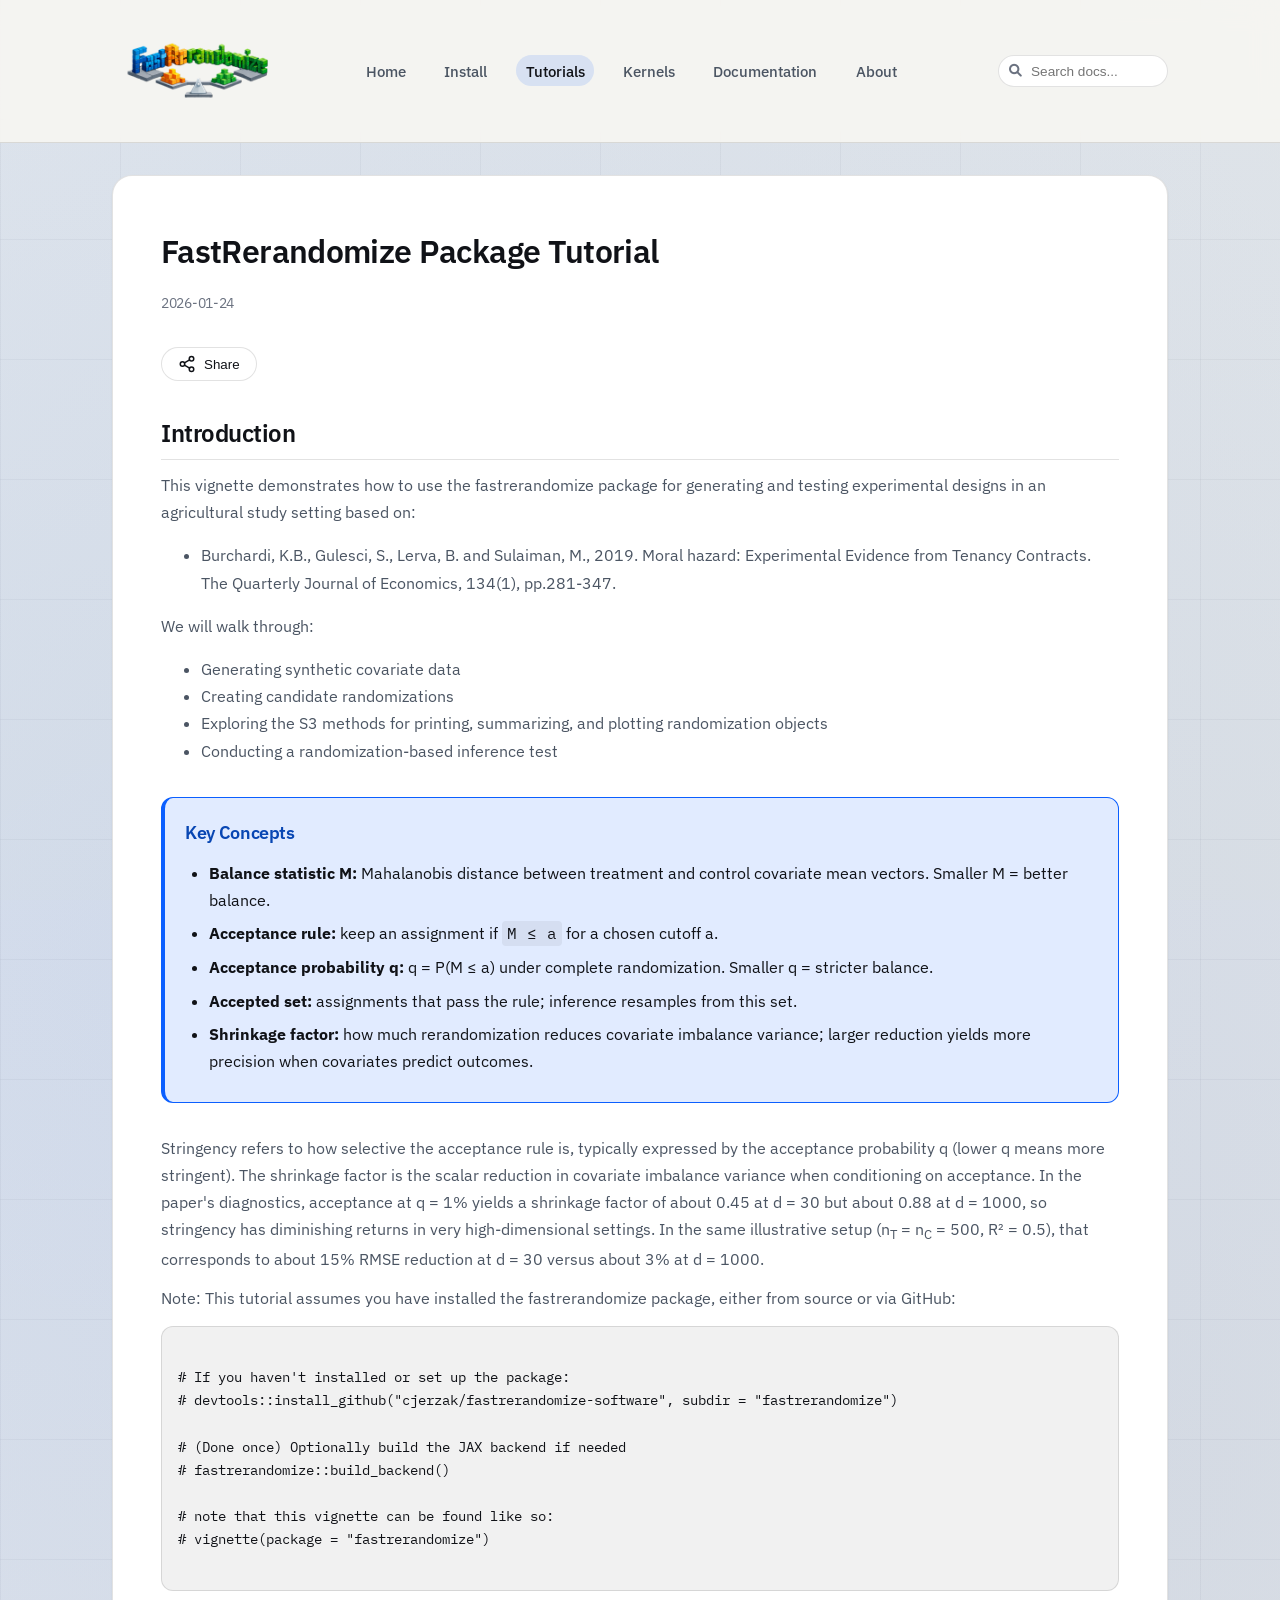
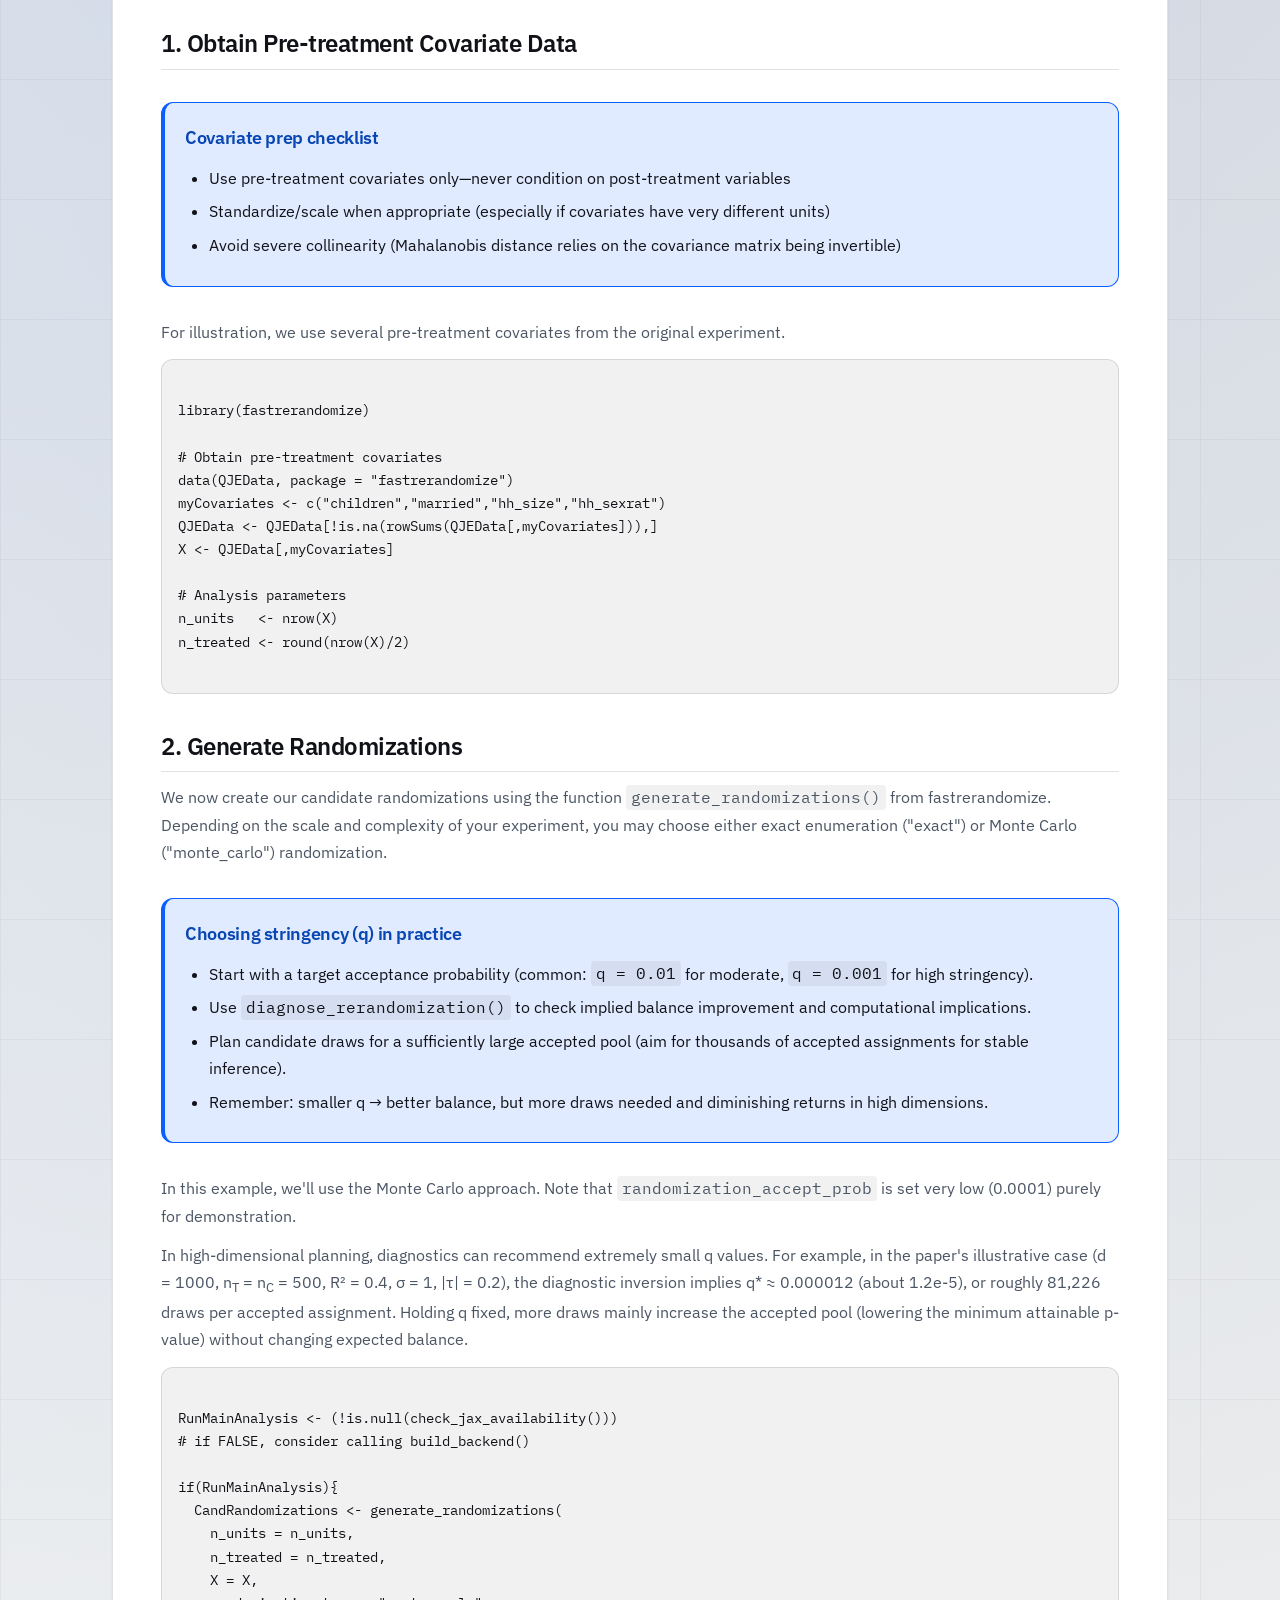
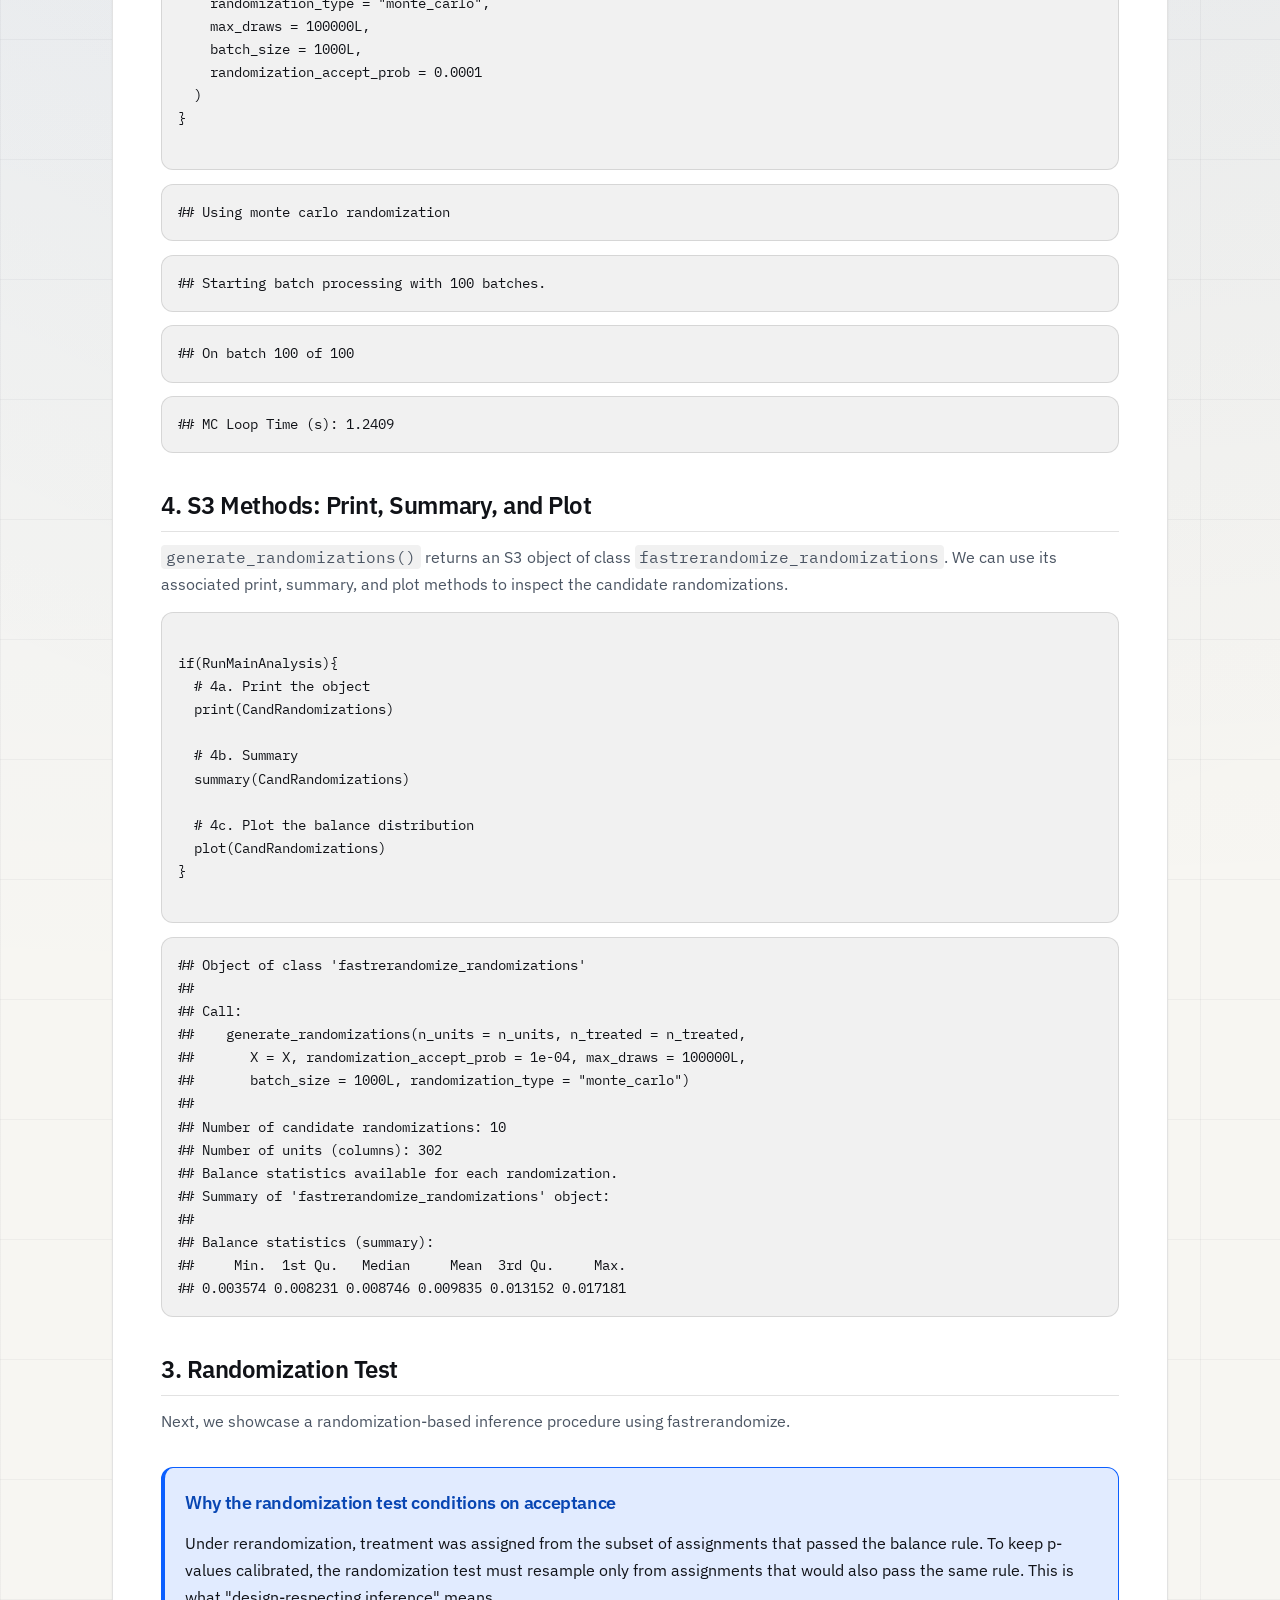
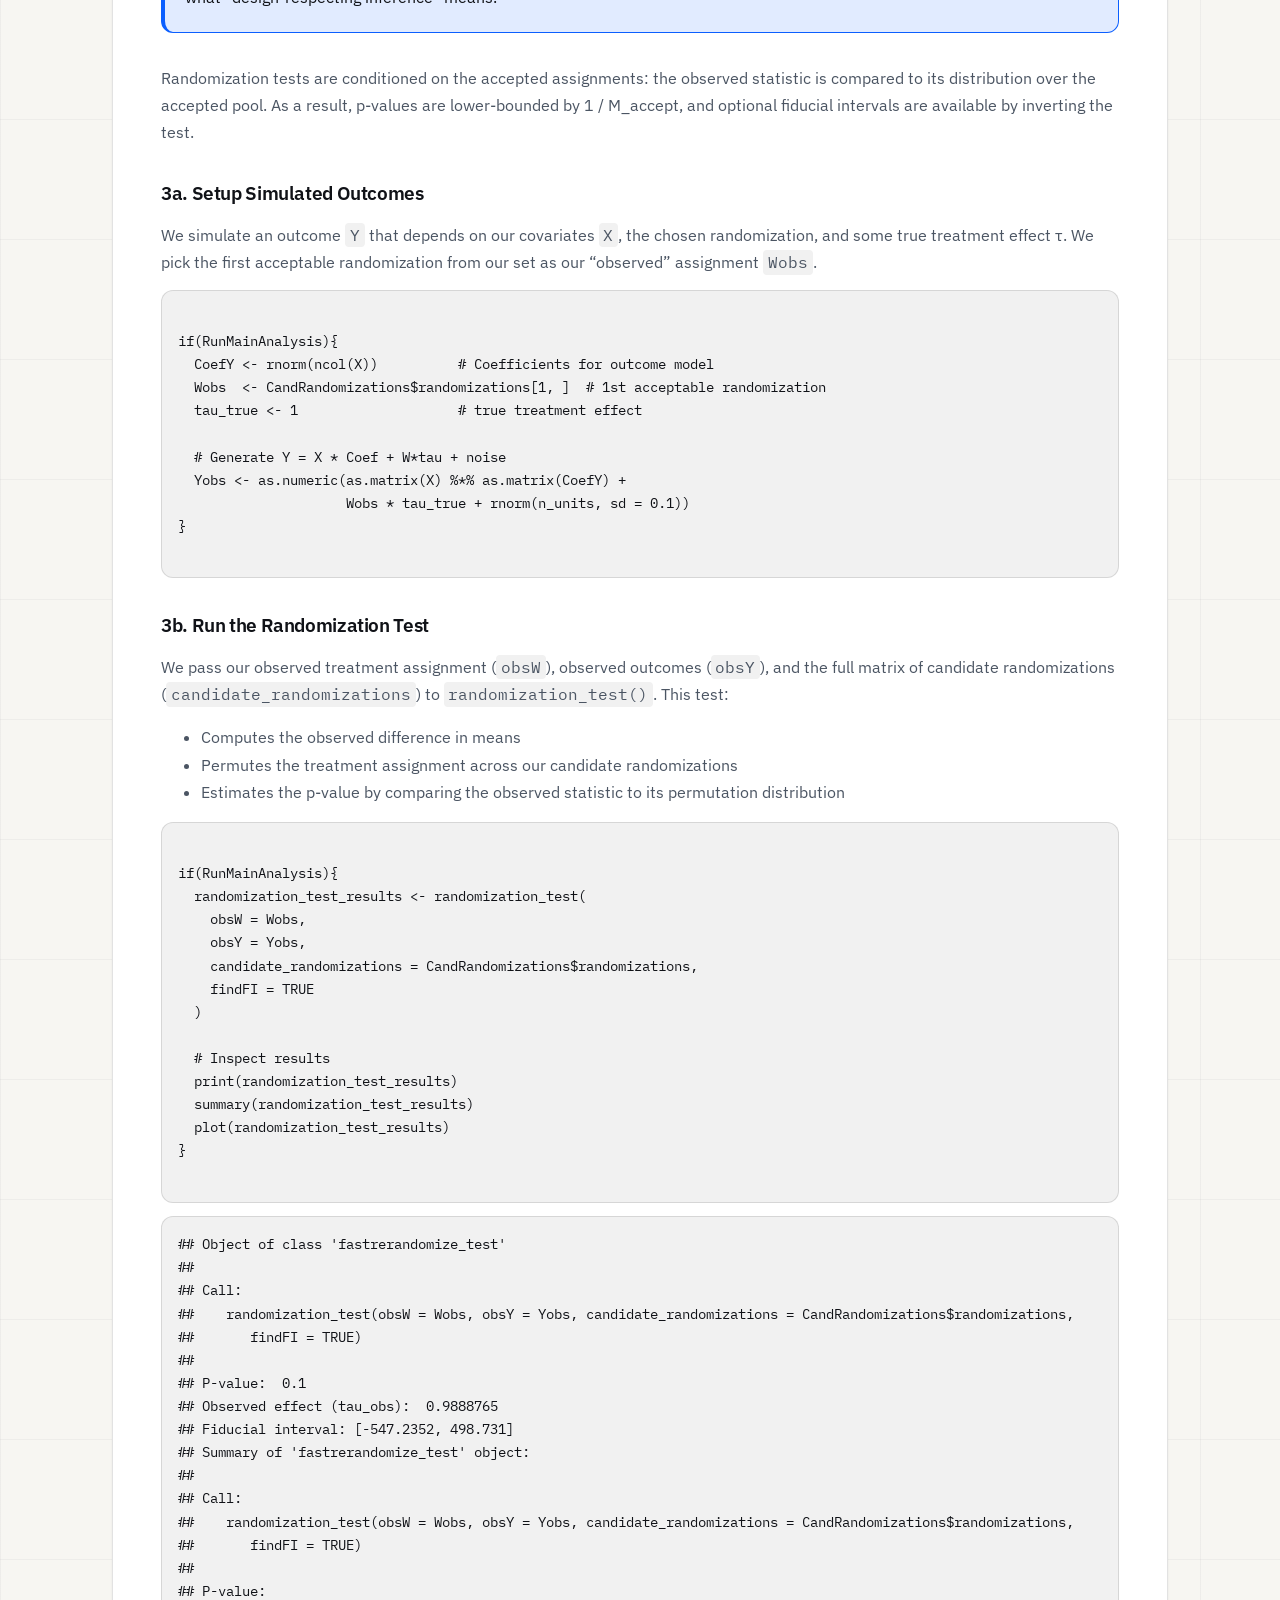
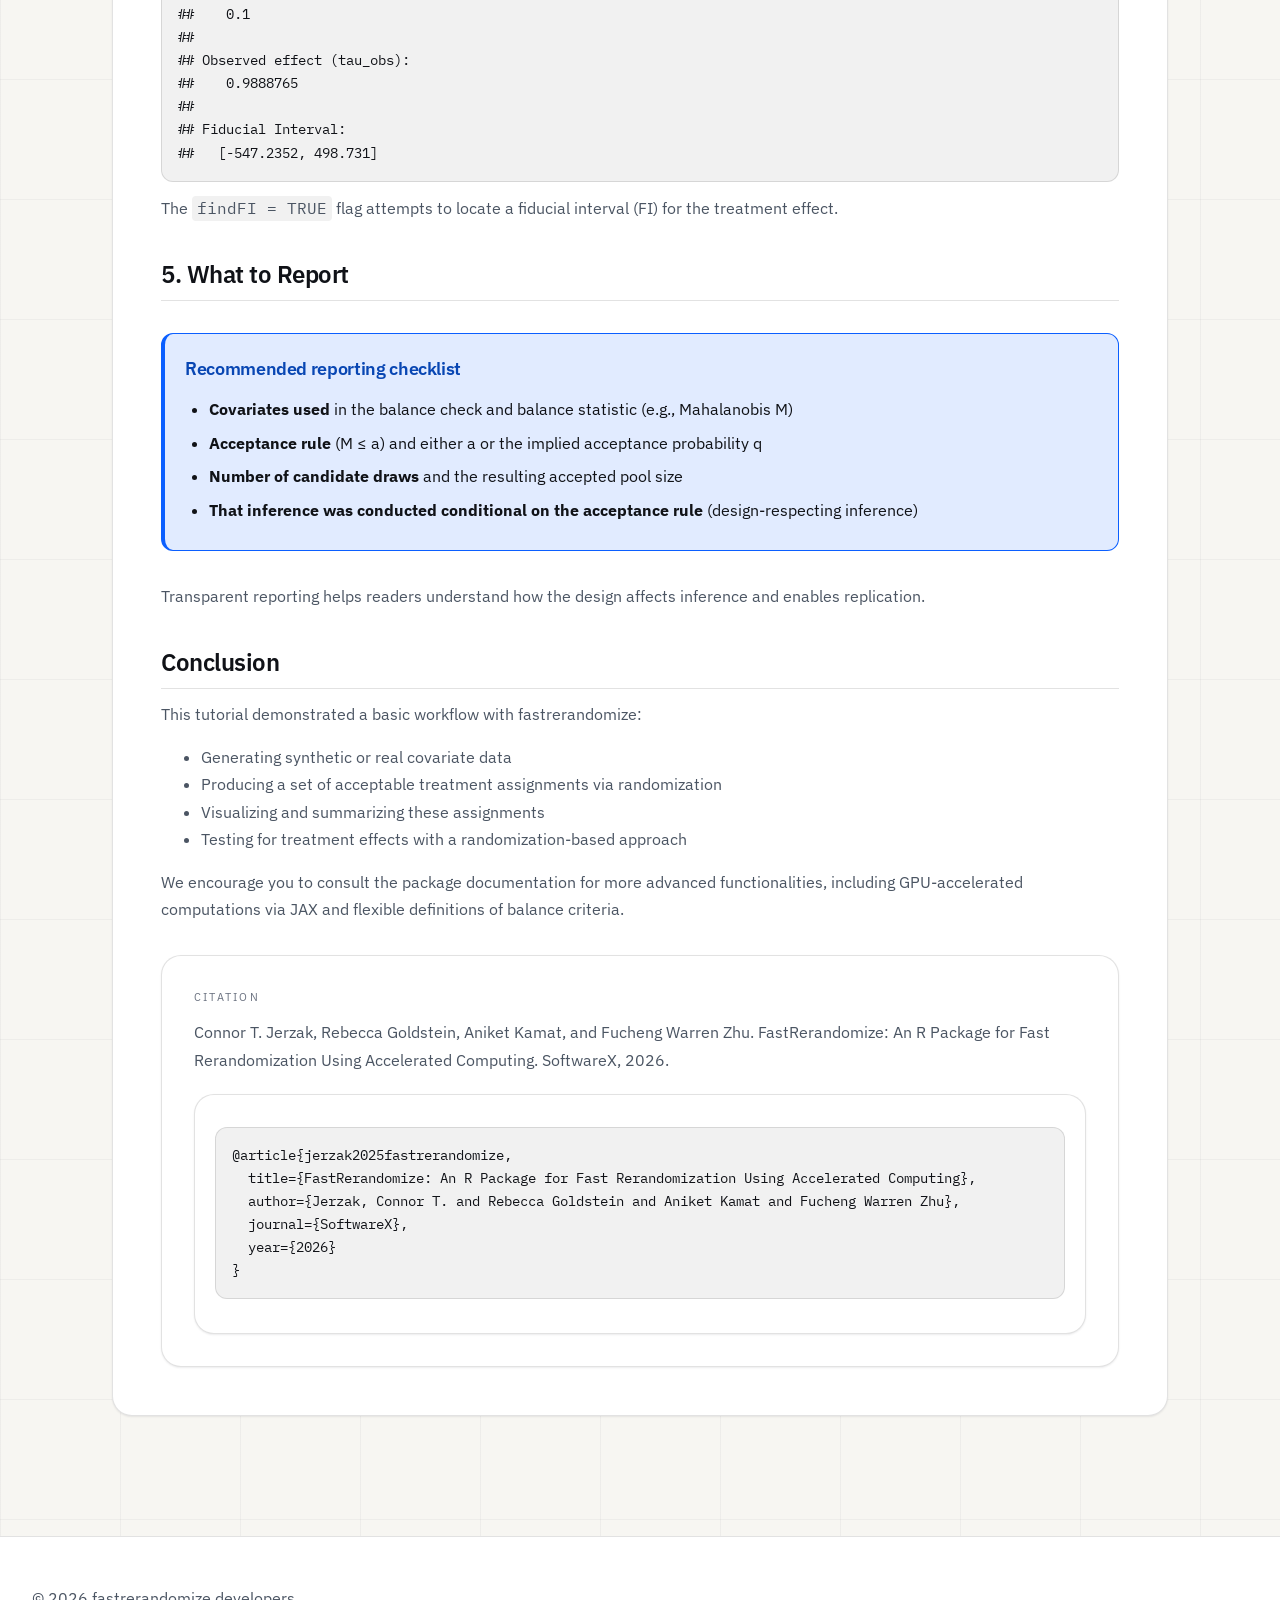
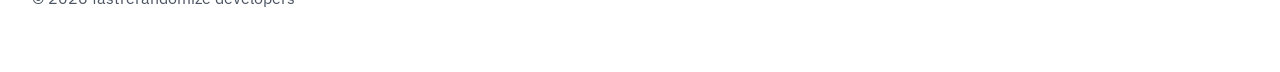
<file: tutorials.html>
<!DOCTYPE html>
<html lang="en">
<head>
  <meta charset="utf-8" />
  <meta name="generator" content="pandoc" />
  <meta http-equiv="X-UA-Compatible" content="IE=EDGE" />
  <meta name="viewport" content="width=device-width, initial-scale=1" />
  <meta name="date" content="2026-01-24" />
  <title>Tutorials | fastrerandomize</title>
  <link rel="icon" type="image/png" href="figures/FRR_logo.png" />

  <!-- Font Awesome Icons (optional - if using icons) -->
  <link
    rel="stylesheet"
    href="https://cdnjs.cloudflare.com/ajax/libs/font-awesome/6.0.0/css/all.min.css"
  />

  <!-- Pandoc header-attribute fix -->
  <script>
    document.addEventListener('DOMContentLoaded', function() {
      var hs = document.querySelectorAll("div.section[class*='level'] > :first-child");
      for (var i = 0; i < hs.length; i++) {
        var h = hs[i];
        if (!/^h[1-6]$/i.test(h.tagName)) continue;
        while (h.attributes.length > 0) {
          h.removeAttribute(h.attributes[0].name);
        }
      }
    });
  </script>
  <link rel="stylesheet" href="styles.css"/>

<!-- Dynamically load MathJax (if needed) -->
  <script>
    (function () {
      var script = document.createElement("script");
      script.type = "text/javascript";
      script.src  = "https://mathjax.rstudio.com/latest/MathJax.js?config=TeX-AMS-MML_HTMLorMML";
      document.getElementsByTagName("head")[0].appendChild(script);
    })();
  </script>
</head>

<body>
  <!-- Background Canvas (raining vectors) -->
  <canvas id="background-canvas"></canvas>

  <!-- Header + Navigation -->
  <header>
    <nav>
      <div class="logo">
        <a href="index.html" aria-label="FastRerandomize home">
          <img src="figures/FRR_logo.png" alt="FastRerandomize" />
        </a>
      </div>

      <!-- HAMBURGER BUTTON -->
      <button class="menu-toggle" aria-label="Toggle Menu">
        <span class="hamburger-line"></span>
        <span class="hamburger-line"></span>
        <span class="hamburger-line"></span>
      </button>
      <!-- /HAMBURGER BUTTON -->

      <ul>
        <li><a href="index.html">Home</a></li>
        <li><a href="install.html">Install</a></li>
        <li><a href="tutorials.html" class="active" aria-current="page">Tutorials</a></li>
        <li><a href="kernels.html">Kernels</a></li>
        <li>
          <a href="https://github.com/cjerzak/fastrerandomize-software/blob/main/fastrerandomize.pdf?raw=true">
            Documentation
          </a>
        </li>
        <li><a href="aboutus.html">About</a></li>
      </ul>

      <!-- Search Container (Same logic as index) -->
      <div class="search-container">
        <form onsubmit="return false;">
          <i class="fas fa-search search-icon"></i>
          <input
            type="text"
            class="search-input"
            placeholder="Search docs..."
            aria-label="Search documentation"
          />
        </form>
        <!-- The search results will be inserted by JavaScript -->
        <div class="search-results"></div>
      </div>
    </nav>
  </header>

  <!-- Main Content -->
  <main>
    <div class="tutorial-content animate-fade-in">
      <!-- Pandoc-generated Title & Date -->
      <h1 class="title toc-ignore">FastRerandomize Package Tutorial</h1>
      <h4 class="date">2026-01-24</h4>

        <div class="share-container">
          <button id="share-button">
            <svg width="18" height="18" viewBox="0 0 24 24" fill="none" stroke="currentColor" 
                 stroke-width="2" stroke-linecap="round" stroke-linejoin="round">
              <circle cx="18" cy="5" r="3"></circle>
              <circle cx="6" cy="12" r="3"></circle>
              <circle cx="18" cy="19" r="3"></circle>
              <line x1="8.59" y1="13.51" x2="15.42" y2="17.49"></line>
              <line x1="15.41" y1="6.51" x2="8.59" y2="10.49"></line>
            </svg>
            Share
          </button>
        </div>

      <script>
      (function() {
        const shareBtn = document.getElementById('share-button');

        function showCopyNotification() {
          const notification = document.createElement('div');
          notification.className = 'copy-notification';
          notification.innerText = 'Copied to clipboard';
          document.body.appendChild(notification);

          setTimeout(() => {
            notification.remove();
          }, 2000);
        }

        shareBtn.addEventListener('click', function() {
          const currentURL = window.location.href;
          const pageTitle  = document.title || 'Check this out!';

          // If browser supports Web Share API
          if (navigator.share) {
            navigator.share({
              title: pageTitle,
              text: '',
              url: currentURL
            })
            .catch((error) => {
              console.log('Sharing failed', error);
            });
          } else {
            // Fallback to copy the URL to the clipboard:
            if (navigator.clipboard && navigator.clipboard.writeText) {
              navigator.clipboard.writeText(currentURL).then(() => {
                showCopyNotification();
              }, (err) => {
                console.error('Could not copy text: ', err);
              });
            } else {
              const textArea = document.createElement('textarea');
              textArea.value = currentURL;
              document.body.appendChild(textArea);
              textArea.select();
              try {
                document.execCommand('copy');
                showCopyNotification();
              } catch (err) {
                alert('Please copy this link:\n' + currentURL);
              }
              document.body.removeChild(textArea);
            }
          }
        });
      })();
      </script>
      <!-- END: Insanely Great Native Share Button -->

      <!-- Introduction -->
      <div id="introduction" class="section level2">
        <h2>Introduction</h2>
        <p>
          This vignette demonstrates how to use the fastrerandomize package for
          generating and testing experimental designs in an agricultural study
          setting based on:
        </p>
        <ul>
          <li>
            Burchardi, K.B., Gulesci, S., Lerva, B. and Sulaiman, M., 2019.
            Moral hazard: Experimental Evidence from Tenancy Contracts. The
            Quarterly Journal of Economics, 134(1), pp.281-347.
          </li>
        </ul>
        <p>We will walk through:</p>
        <ul>
          <li>Generating synthetic covariate data</li>
          <li>Creating candidate randomizations</li>
          <li>
            Exploring the S3 methods for printing, summarizing, and plotting
            randomization objects
          </li>
          <li>Conducting a randomization-based inference test</li>
        </ul>
        <div id="key-concepts" class="concept-box">
          <h3>Key Concepts</h3>
          <ul>
            <li><strong>Balance statistic M:</strong> Mahalanobis distance between treatment and control covariate mean vectors. Smaller M = better balance.</li>
            <li><strong>Acceptance rule:</strong> keep an assignment if <code>M ≤ a</code> for a chosen cutoff a.</li>
            <li><strong>Acceptance probability q:</strong> q = P(M ≤ a) under complete randomization. Smaller q = stricter balance.</li>
            <li><strong>Accepted set:</strong> assignments that pass the rule; inference resamples from this set.</li>
            <li><strong>Shrinkage factor:</strong> how much rerandomization reduces covariate imbalance variance; larger reduction yields more precision when covariates predict outcomes.</li>
          </ul>
        </div>

        <p>
          Stringency refers to how selective the acceptance rule is, typically expressed by the acceptance
          probability q (lower q means more stringent). The shrinkage factor is the scalar reduction in covariate
          imbalance variance when conditioning on acceptance. In the paper's diagnostics, acceptance at q = 1%
          yields a shrinkage factor of about 0.45 at d = 30 but about 0.88 at d = 1000, so stringency has
          diminishing returns in very high-dimensional settings. In the
          same illustrative setup (n<sub>T</sub> = n<sub>C</sub> = 500, R² = 0.5), that corresponds to about 15% RMSE reduction at
          d = 30 versus about 3% at d = 1000.
        </p>
        <p>
          Note: This tutorial assumes you have installed the fastrerandomize
          package, either from source or via GitHub:
        </p>
        <div class="sourceCode" id="cb1">
          <pre class="sourceCode r"><code class="sourceCode r">
# If you haven't installed or set up the package:
# devtools::install_github("cjerzak/fastrerandomize-software", subdir = "fastrerandomize")

# (Done once) Optionally build the JAX backend if needed
# fastrerandomize::build_backend()

# note that this vignette can be found like so:
# vignette(package = "fastrerandomize")
          </code></pre>
        </div>
      </div>

      <!-- Covariate Data -->
      <div id="obtain-pre-treatment-covariate-data" class="section level2">
        <h2>1. Obtain Pre-treatment Covariate Data</h2>

        <div class="checklist">
          <h4>Covariate prep checklist</h4>
          <ul>
            <li>Use pre-treatment covariates only—never condition on post-treatment variables</li>
            <li>Standardize/scale when appropriate (especially if covariates have very different units)</li>
            <li>Avoid severe collinearity (Mahalanobis distance relies on the covariance matrix being invertible)</li>
          </ul>
        </div>

        <p>
          For illustration, we use several pre-treatment covariates from the
          original experiment.
        </p>
        <div class="sourceCode" id="cb2">
          <pre class="sourceCode r"><code class="sourceCode r">
library(fastrerandomize)

# Obtain pre-treatment covariates 
data(QJEData, package = "fastrerandomize")
myCovariates <- c("children","married","hh_size","hh_sexrat")
QJEData <- QJEData[!is.na(rowSums(QJEData[,myCovariates])),]
X <- QJEData[,myCovariates]

# Analysis parameters
n_units   <- nrow(X)
n_treated <- round(nrow(X)/2)
          </code></pre>
        </div>
      </div>

      <!-- Generate Randomizations -->
      <div id="generate-randomizations" class="section level2">
        <h2>2. Generate Randomizations</h2>
        <p>
          We now create our candidate randomizations using the function
          <code>generate_randomizations()</code> from fastrerandomize. Depending
          on the scale and complexity of your experiment, you may choose either
          exact enumeration ("exact") or Monte Carlo ("monte_carlo")
          randomization.
        </p>

        <div class="guidance-box">
          <h4>Choosing stringency (q) in practice</h4>
          <ul>
            <li>Start with a target acceptance probability (common: <code>q = 0.01</code> for moderate, <code>q = 0.001</code> for high stringency).</li>
            <li>Use <code>diagnose_rerandomization()</code> to check implied balance improvement and computational implications.</li>
            <li>Plan candidate draws for a sufficiently large accepted pool (aim for thousands of accepted assignments for stable inference).</li>
            <li>Remember: smaller q → better balance, but more draws needed and diminishing returns in high dimensions.</li>
          </ul>
        </div>

        <p>
          In this example, we'll use the Monte Carlo approach. Note that
          <code>randomization_accept_prob</code> is set very low (0.0001) purely
          for demonstration.
        </p>
        <p>
          In high-dimensional planning, diagnostics can recommend extremely small q values. For example, in the
          paper's illustrative case (d = 1000, n<sub>T</sub> = n<sub>C</sub> = 500, R² = 0.4, σ = 1, |τ| = 0.2), the diagnostic
          inversion implies q* ≈ 0.000012 (about 1.2e-5), or roughly 81,226 draws per accepted assignment. Holding
          q fixed, more draws mainly increase the accepted pool (lowering the minimum attainable p-value) without
          changing expected balance.
        </p>
        <div class="sourceCode" id="cb3">
          <pre class="sourceCode r"><code class="sourceCode r">
RunMainAnalysis <- (!is.null(check_jax_availability()))
# if FALSE, consider calling build_backend()

if(RunMainAnalysis){
  CandRandomizations <- generate_randomizations(
    n_units = n_units,
    n_treated = n_treated,
    X = X,
    randomization_type = "monte_carlo", 
    max_draws = 100000L,
    batch_size = 1000L,
    randomization_accept_prob = 0.0001
  )
}
          </code></pre>
        </div>

        <pre><code>## Using monte carlo randomization</code></pre>
        <pre><code>## Starting batch processing with 100 batches.</code></pre>
        <pre><code>## On batch 100 of 100</code></pre>
        <pre><code>## MC Loop Time (s): 1.2409</code></pre>
      </div>

      <!-- S3 Methods -->
      <div id="s3-methods-print-summary-and-plot" class="section level2">
        <h2>4. S3 Methods: Print, Summary, and Plot</h2>
        <p>
          <code>generate_randomizations()</code> returns an S3 object of class
          <code>fastrerandomize_randomizations</code>. We can use its associated
          print, summary, and plot methods to inspect the candidate
          randomizations.
        </p>
        <div class="sourceCode" id="cb107">
          <pre class="sourceCode r"><code class="sourceCode r">
if(RunMainAnalysis){
  # 4a. Print the object
  print(CandRandomizations)

  # 4b. Summary
  summary(CandRandomizations)

  # 4c. Plot the balance distribution
  plot(CandRandomizations)
}
          </code></pre>
        </div>
        <pre><code>## Object of class 'fastrerandomize_randomizations'
## 
## Call:
##    generate_randomizations(n_units = n_units, n_treated = n_treated, 
##       X = X, randomization_accept_prob = 1e-04, max_draws = 100000L, 
##       batch_size = 1000L, randomization_type = "monte_carlo") 
## 
## Number of candidate randomizations: 10 
## Number of units (columns): 302 
## Balance statistics available for each randomization.
## Summary of 'fastrerandomize_randomizations' object:
## 
## Balance statistics (summary):
##     Min.  1st Qu.   Median     Mean  3rd Qu.     Max. 
## 0.003574 0.008231 0.008746 0.009835 0.013152 0.017181</code></pre>
      </div>

      <!-- Randomization Test -->
      <div id="randomization-test" class="section level2">
        <h2>3. Randomization Test</h2>
        <p>
          Next, we showcase a randomization-based inference procedure using
          fastrerandomize.
        </p>

        <div class="note-box">
          <h4>Why the randomization test conditions on acceptance</h4>
          <p>Under rerandomization, treatment was assigned from the subset of assignments that passed the balance rule. To keep p-values calibrated, the randomization test must resample only from assignments that would also pass the same rule. This is what "design-respecting inference" means.</p>
        </div>

        <p>
          Randomization tests are conditioned on the accepted assignments: the observed statistic is compared to
          its distribution over the accepted pool. As a result, p-values are lower-bounded by 1 / M_accept, and
          optional fiducial intervals are available by inverting the test.
        </p>

        <div id="a.-setup-simulated-outcomes" class="section level3">
          <h3>3a. Setup Simulated Outcomes</h3>
          <p>
            We simulate an outcome <code>Y</code> that depends on our covariates
            <code>X</code>, the chosen randomization, and some true treatment
            effect τ. We pick the first acceptable randomization from our set as
            our “observed” assignment <code>Wobs</code>.
          </p>
          <div class="sourceCode" id="cb109">
            <pre class="sourceCode r"><code class="sourceCode r">
if(RunMainAnalysis){
  CoefY <- rnorm(ncol(X))          # Coefficients for outcome model
  Wobs  <- CandRandomizations$randomizations[1, ]  # 1st acceptable randomization
  tau_true <- 1                    # true treatment effect

  # Generate Y = X * Coef + W*tau + noise
  Yobs <- as.numeric(as.matrix(X) %*% as.matrix(CoefY) +
                     Wobs * tau_true + rnorm(n_units, sd = 0.1))
}
            </code></pre>
          </div>
        </div>

        <div id="b.-run-the-randomization-test" class="section level3">
          <h3>3b. Run the Randomization Test</h3>
          <p>
            We pass our observed treatment assignment (<code>obsW</code>),
            observed outcomes (<code>obsY</code>), and the full matrix of
            candidate randomizations
            (<code>candidate_randomizations</code>) to
            <code>randomization_test()</code>. This test:
          </p>
          <ul>
            <li>Computes the observed difference in means</li>
            <li>Permutes the treatment assignment across our candidate
            randomizations</li>
            <li>
              Estimates the p-value by comparing the observed statistic to its
              permutation distribution
            </li>
          </ul>
          <div class="sourceCode" id="cb110">
            <pre class="sourceCode r"><code class="sourceCode r">
if(RunMainAnalysis){
  randomization_test_results <- randomization_test(
    obsW = Wobs,
    obsY = Yobs,
    candidate_randomizations = CandRandomizations$randomizations,
    findFI = TRUE
  )

  # Inspect results
  print(randomization_test_results)
  summary(randomization_test_results)
  plot(randomization_test_results)
}
            </code></pre>
          </div>
          <pre><code>## Object of class 'fastrerandomize_test'
## 
## Call:
##    randomization_test(obsW = Wobs, obsY = Yobs, candidate_randomizations = CandRandomizations$randomizations, 
##       findFI = TRUE) 
## 
## P-value:  0.1 
## Observed effect (tau_obs):  0.9888765 
## Fiducial interval: [-547.2352, 498.731]
## Summary of 'fastrerandomize_test' object:
## 
## Call:
##    randomization_test(obsW = Wobs, obsY = Yobs, candidate_randomizations = CandRandomizations$randomizations, 
##       findFI = TRUE) 
## 
## P-value:
##    0.1 
## 
## Observed effect (tau_obs):
##    0.9888765 
## 
## Fiducial Interval:
##   [-547.2352, 498.731]</code></pre>
          <p>
            The <code>findFI = TRUE</code> flag attempts to locate a fiducial
            interval (FI) for the treatment effect.
          </p>
        </div>
      </div>

      <!-- What to Report -->
      <div id="what-to-report" class="section level2">
        <h2>5. What to Report</h2>
        <div class="reporting-guide">
          <h4>Recommended reporting checklist</h4>
          <ul>
            <li><strong>Covariates used</strong> in the balance check and balance statistic (e.g., Mahalanobis M)</li>
            <li><strong>Acceptance rule</strong> (M ≤ a) and either a or the implied acceptance probability q</li>
            <li><strong>Number of candidate draws</strong> and the resulting accepted pool size</li>
            <li><strong>That inference was conducted conditional on the acceptance rule</strong> (design-respecting inference)</li>
          </ul>
        </div>
        <p>
          Transparent reporting helps readers understand how the design affects inference and enables replication.
        </p>
      </div>

      <!-- Conclusion -->
      <div id="conclusion" class="section level2">
        <h2>Conclusion</h2>
        <p>
          This tutorial demonstrated a basic workflow with fastrerandomize:
        </p>
        <ul>
          <li>Generating synthetic or real covariate data</li>
          <li>
            Producing a set of acceptable treatment assignments via
            randomization
          </li>
          <li>Visualizing and summarizing these assignments</li>
          <li>
            Testing for treatment effects with a randomization-based approach
          </li>
        </ul>
        <p>
          We encourage you to consult the package documentation for more
          advanced functionalities, including GPU-accelerated computations via
          JAX and flexible definitions of balance criteria.
        </p>
      </div>

      <div class="section-card animate-fade-in">
        <p class="eyebrow">Citation</p>
        <p>
          Connor T. Jerzak, Rebecca Goldstein, Aniket Kamat, and Fucheng Warren Zhu.
          FastRerandomize: An R Package for Fast Rerandomization Using Accelerated Computing.
          SoftwareX, 2026.
        </p>
        <div class="citation-card">
          <pre><code>@article{jerzak2025fastrerandomize,
  title={FastRerandomize: An R Package for Fast Rerandomization Using Accelerated Computing},
  author={Jerzak, Connor T. and Rebecca Goldstein and Aniket Kamat and Fucheng Warren Zhu},
  journal={SoftwareX},
  year={2026}
}</code></pre>
        </div>
      </div>
    </div> <!-- .tutorial-content -->
  </main>

  <!-- Footer -->
  <footer>
    <p>&copy; 2026 fastrerandomize developers</p>
  </footer>

  <!-- Scripts -->
  <script>
    // 1) MENU TOGGLE LOGIC
    const menuToggle = document.querySelector('.menu-toggle');
    const nav = document.querySelector('nav');
    menuToggle.addEventListener('click', () => {
      nav.classList.toggle('open');
    });

    // 2) "Raining Vectors" background (same as index)
    const canvas = document.getElementById('background-canvas');
    const ctx = canvas.getContext('2d');

    const symbols = [
      '∂','∇','λ','α','δ','θ','Σ','∫','×','→','±','β','μ','Ω','σ','Φ',
      '∞','π','ξ','ζ','γ','ε','∛','∝','∠','∧','∨','∩','∪','≈','≠','≤','≥',
      '≡','∈','∉','⊂','⊃','⊆','⊇','⊕','⊗','⊥','Z','P','R','N'
    ];
    const prefersDark = window.matchMedia && window.matchMedia('(prefers-color-scheme: dark)').matches;

    let width, height, columns;
    let drops = [], sizes = [], speeds = [], opacities = [], hues = [];

    function resizeCanvas() {
      width = window.innerWidth;
      height = window.innerHeight;
      canvas.width = width;
      canvas.height = height;

      columns = Math.floor(width / 20);
      drops = [];
      sizes = [];
      speeds = [];
      opacities = [];
      hues = [];
      for (let i = 0; i < columns; i++) {
        drops[i] = Math.random() * -100;
        sizes[i] = 10 + Math.floor(Math.random() * 10);
        speeds[i] = 0.05 + Math.random() * 0.2;
        opacities[i] = 0.04 + Math.random() * 0.1;
        hues[i] = 210 + Math.random() * 20;
      }
    }
    window.addEventListener('resize', resizeCanvas);
    resizeCanvas();

    function draw() {
      ctx.fillStyle = prefersDark ? 'rgba(12, 13, 16, 0.12)' : 'rgba(247, 246, 242, 0.08)';
      ctx.fillRect(0, 0, width, height);

      for (let i = 0; i < drops.length; i++) {
        const text = symbols[Math.floor(Math.random() * symbols.length)];
        const x = i * 20;
        const y = drops[i] * 20;
        ctx.font = `${sizes[i]}px monospace`;
        const lightness = prefersDark ? 70 : 30;
        ctx.fillStyle = `hsla(${hues[i]}, 40%, ${lightness}%, ${opacities[i]})`;
        ctx.fillText(text, x, y);
        drops[i] += speeds[i];
        if (y > height && Math.random() > 0.99) {
          drops[i] = -1;
          speeds[i] = 0.05 + Math.random() * 0.2;
          opacities[i] = 0.04 + Math.random() * 0.1;
        }
      }
    }
    setInterval(draw, 60);

    // 3) SEARCH FUNCTIONALITY
    (function() {
      const searchableContent = [
        {
          title: "Inside the kernels",
          description: "Balance and inference kernels, GPU benchmarks, roofline analysis, and full audio narration",
          url: "kernels.html"
        },
        {
          title: "Installation Guide",
          description: "How to install and set up fastrerandomize package",
          url: "install.html"
        },
        {
          title: "Documentation",
          description: "API reference and comprehensive documentation",
          url: "https://github.com/cjerzak/fastrerandomize-software/blob/main/fastrerandomize.pdf?raw=true"
        },
        {
          title: "Tutorials",
          description: "Step-by-step guides for using fastrerandomize",
          url: "tutorials.html"
        },
        {
          title: "About",
          description: "Information about the developers and contributors",
          url: "aboutus.html"
        },
        {
          title: "GitHub Repository",
          description: "Source code and development resources",
          url: "https://github.com/cjerzak/fastrerandomize-software"
        },
        {
          title: "CRAN Package",
          description: "Official R package distribution",
          url: "https://cran.r-project.org/package=fastrerandomize"
        },
        {
          title: "Performance",
          description: "CPU vs GPU benchmarks and scaling results",
          url: "index.html#performance"
        },
        {
          title: "Citation",
          description: "SoftwareX reference and BibTeX entry",
          url: "index.html#citation"
        }
      ];

      const searchContainer = document.querySelector('.search-container');
      const searchInput = document.querySelector('.search-input');
      const searchResults = searchContainer.querySelector('.search-results');

      function performSearch(query) {
        searchResults.innerHTML = '';
        if (!query.trim()) {
          searchResults.style.display = 'none';
          return;
        }
        const lowercaseQuery = query.toLowerCase();
        const filteredResults = searchableContent.filter(item => {
          return (
            item.title.toLowerCase().includes(lowercaseQuery) ||
            item.description.toLowerCase().includes(lowercaseQuery)
          );
        });
        if (filteredResults.length > 0) {
          searchResults.style.display = 'block';
          filteredResults.forEach(result => {
            const resultItem = document.createElement('a');
            resultItem.href = result.url;
            resultItem.className = 'search-result-item';
            resultItem.innerHTML = `
              <div class="search-result-title">${result.title}</div>
              <div class="search-result-desc">${result.description}</div>
            `;
            searchResults.appendChild(resultItem);
          });
        } else {
          searchResults.style.display = 'block';
          searchResults.innerHTML = `
            <div class="search-empty">No results found for "${query}"</div>
          `;
        }
      }

      searchInput.addEventListener('input', (e) => {
        performSearch(e.target.value);
      });
      searchInput.addEventListener('focus', () => {
        if (searchInput.value.trim()) {
          performSearch(searchInput.value);
        }
      });
      document.addEventListener('click', (e) => {
        if (!searchContainer.contains(e.target)) {
          searchResults.style.display = 'none';
        }
      });
      const searchForm = searchInput.closest('form');
      if (searchForm) {
        searchForm.addEventListener('submit', (e) => {
          e.preventDefault();
          performSearch(searchInput.value);
        });
      }
      searchInput.addEventListener('keydown', (e) => {
        const results = searchResults.querySelectorAll('.search-result-item');
        if (results.length === 0) return;
        const activeElement = document.activeElement;
        const isResultFocused = activeElement.classList.contains('search-result-item');
        const currentIndex = isResultFocused 
          ? Array.from(results).indexOf(activeElement)
          : -1;
        if (e.key === 'ArrowDown') {
          e.preventDefault();
          if (currentIndex < results.length - 1) {
            results[currentIndex + 1].focus();
          } else {
            results[0].focus();
          }
        } else if (e.key === 'ArrowUp') {
          e.preventDefault();
          if (currentIndex > 0) {
            results[currentIndex - 1].focus();
          } else {
            results[results.length - 1].focus();
          }
        } else if (e.key === 'Escape') {
          searchResults.style.display = 'none';
          searchInput.blur();
        }
      });
    })();
  </script>
</body>
</html>
</file>
<file: styles.css>
@import url("https://fonts.googleapis.com/css2?family=IBM+Plex+Sans:wght@300;400;500;600;700&family=IBM+Plex+Mono:wght@400;500&display=swap");

:root {
  --paper: #f7f6f2;
  --paper-strong: #ffffff;
  --ink: #101217;
  --ink-muted: #4b5563;
  --ink-subtle: #6b7280;
  --accent: #0b5fff;
  --accent-dark: #0846b3;
  --accent-soft: rgba(11, 95, 255, 0.12);
  --line: rgba(16, 18, 23, 0.12);
  --line-strong: rgba(16, 18, 23, 0.2);
  --shadow-sm: 0 1px 2px rgba(16, 18, 23, 0.08);
  --shadow-md: 0 16px 40px rgba(16, 18, 23, 0.12);
  --radius-sm: 8px;
  --radius-md: 12px;
  --radius-lg: 20px;
  --radius-pill: 999px;
  --max-width: 1120px;
  --space-xs: 0.4rem;
  --space-sm: 0.75rem;
  --space-md: 1.25rem;
  --space-lg: 2rem;
  --space-xl: 3rem;
  --space-xxl: 4.5rem;
}

@media (prefers-color-scheme: dark) {
  :root {
    --paper: #0c0d10;
    --paper-strong: #151821;
    --ink: #f4f6f8;
    --ink-muted: #c7ccd4;
    --ink-subtle: #9aa3af;
    --accent: #6aa2ff;
    --accent-dark: #3e79f2;
    --accent-soft: rgba(106, 162, 255, 0.18);
    --line: rgba(244, 246, 248, 0.12);
    --line-strong: rgba(244, 246, 248, 0.2);
    --shadow-sm: 0 1px 3px rgba(0, 0, 0, 0.4);
    --shadow-md: 0 18px 45px rgba(0, 0, 0, 0.5);
  }
}

* {
  box-sizing: border-box;
}

html {
  scroll-behavior: smooth;
}

body {
  margin: 0;
  padding: 0;
  min-height: 100vh;
  font-family: "IBM Plex Sans", sans-serif;
  color: var(--ink);
  line-height: 1.7;
  background-color: var(--paper);
  background-image:
    radial-gradient(circle at 12% 12%, rgba(11, 95, 255, 0.12), transparent 45%),
    radial-gradient(circle at 85% 18%, rgba(16, 18, 23, 0.08), transparent 40%),
    linear-gradient(0deg, rgba(16, 18, 23, 0.04) 1px, transparent 1px),
    linear-gradient(90deg, rgba(16, 18, 23, 0.04) 1px, transparent 1px);
  background-size: auto, auto, 120px 120px, 120px 120px;
}

@media (prefers-color-scheme: dark) {
  body {
    background-image:
      radial-gradient(circle at 12% 12%, rgba(106, 162, 255, 0.18), transparent 45%),
      radial-gradient(circle at 85% 18%, rgba(244, 246, 248, 0.08), transparent 40%),
      linear-gradient(0deg, rgba(244, 246, 248, 0.04) 1px, transparent 1px),
      linear-gradient(90deg, rgba(244, 246, 248, 0.04) 1px, transparent 1px);
  }
}

img {
  max-width: 100%;
  height: auto;
  display: block;
}

figure {
  margin: 0;
}

a {
  color: inherit;
  text-decoration: none;
  transition: color 0.2s ease;
}

a:hover {
  color: var(--accent-dark);
}

h1, h2, h3, h4, h5, h6 {
  font-family: "IBM Plex Sans", sans-serif;
  font-weight: 600;
  letter-spacing: -0.02em;
  margin: 0 0 var(--space-sm);
  color: var(--ink);
}

p {
  margin: 0 0 var(--space-sm);
  color: var(--ink-muted);
}

main {
  max-width: var(--max-width);
  margin: 0 auto;
  padding: var(--space-lg) var(--space-lg) var(--space-xxl);
  position: relative;
  z-index: 1;
}

section {
  margin: var(--space-xl) 0;
}

.container {
  max-width: var(--max-width);
  margin: 0 auto;
  padding: 0 var(--space-lg);
}

.eyebrow {
  text-transform: uppercase;
  letter-spacing: 0.2em;
  font-size: 0.7rem;
  color: var(--ink-subtle);
  margin-bottom: var(--space-sm);
}

.page-title {
  margin: var(--space-lg) 0 var(--space-xl);
}

.page-title h2 {
  font-size: 2rem;
}

.page-title p {
  max-width: 720px;
}

.section-heading {
  margin: var(--space-xl) 0 var(--space-md);
  font-size: 1.4rem;
}

.highlight {
  color: var(--accent-dark);
  position: relative;
}

.highlight::after {
  content: "";
  position: absolute;
  left: 0;
  bottom: -3px;
  width: 100%;
  height: 6px;
  background: var(--accent-soft);
  border-radius: var(--radius-pill);
  z-index: -1;
}

.badge {
  display: inline-flex;
  align-items: center;
  gap: 0.35rem;
  padding: 0.35rem 0.8rem;
  border-radius: var(--radius-pill);
  border: 1px solid var(--line);
  font-size: 0.7rem;
  font-weight: 600;
  text-transform: uppercase;
  letter-spacing: 0.1em;
  color: var(--ink-subtle);
  background: var(--paper-strong);
}

.btn {
  display: inline-flex;
  align-items: center;
  justify-content: center;
  gap: 0.5rem;
  padding: 0.65rem 1.4rem;
  font-weight: 600;
  border-radius: var(--radius-pill);
  border: 1px solid transparent;
  cursor: pointer;
  transition: transform 0.2s ease, box-shadow 0.2s ease, background-color 0.2s ease;
  font-family: "IBM Plex Sans", sans-serif;
}

.btn-primary {
  background: var(--accent);
  color: #fff;
  box-shadow: var(--shadow-sm);
}

.btn-primary:hover {
  background: var(--accent-dark);
  transform: translateY(-1px);
  box-shadow: var(--shadow-md);
  color: #fff;
}

.btn-secondary {
  background: var(--paper-strong);
  color: var(--ink);
  border-color: var(--line);
}

.btn-secondary:hover {
  background: var(--paper);
  transform: translateY(-1px);
}

.btn-lg {
  padding: 0.85rem 1.8rem;
  font-size: 1rem;
}

header {
  position: relative;
  z-index: 10;
  background: rgba(247, 246, 242, 0.88);
  backdrop-filter: blur(14px);
  border-bottom: 1px solid var(--line);
}

@media (prefers-color-scheme: dark) {
  header {
    background: rgba(12, 13, 16, 0.88);
  }
}

nav {
  max-width: var(--max-width);
  margin: 0 auto;
  padding: 0.85rem var(--space-lg);
  display: flex;
  align-items: center;
  justify-content: space-between;
  gap: var(--space-md);
  position: relative;
}

.logo {
  display: flex;
  align-items: center;
}

.logo a {
  color: var(--ink);
  display: inline-flex;
  align-items: center;
  line-height: 1;
}

.logo img {
  height: 115px;
  width: auto;
  max-width: 431px;
  display: block;
}

nav ul {
  list-style: none;
  display: flex;
  align-items: center;
  gap: 1.2rem;
  margin: 0;
  padding: 0;
}

nav ul li a {
  font-size: 0.95rem;
  font-weight: 500;
  padding: 0.35rem 0.6rem;
  border-radius: var(--radius-pill);
  transition: background-color 0.2s ease, color 0.2s ease;
  color: var(--ink-muted);
}

nav ul li a:hover,
nav ul li a.active,
nav ul li a[aria-current="page"] {
  color: var(--ink);
  background: var(--accent-soft);
}

.menu-toggle {
  display: none;
  background: none;
  border: none;
  cursor: pointer;
  padding: 0.2rem;
}

.hamburger-line {
  width: 22px;
  height: 2px;
  background-color: var(--ink);
  margin: 5px 0;
  display: block;
  transition: 0.3s ease;
}

.search-container {
  position: relative;
  margin-left: var(--space-md);
}

.search-container form {
  margin: 0;
  display: flex;
  align-items: center;
}

.search-input {
  width: 170px;
  padding: 0.45rem 0.75rem 0.45rem 2rem;
  border-radius: var(--radius-pill);
  border: 1px solid var(--line);
  background: var(--paper-strong);
  color: var(--ink);
  font-size: 0.85rem;
  transition: width 0.2s ease, border-color 0.2s ease;
}

.search-input:focus {
  outline: none;
  border-color: var(--accent);
  width: 210px;
}

.search-icon {
  position: absolute;
  left: 0.7rem;
  color: var(--ink-subtle);
  font-size: 0.8rem;
}

.search-results {
  position: absolute;
  top: calc(100% + 0.6rem);
  right: 0;
  width: 320px;
  max-height: 360px;
  overflow-y: auto;
  background: var(--paper-strong);
  border-radius: var(--radius-md);
  border: 1px solid var(--line);
  box-shadow: var(--shadow-md);
  display: none;
  padding: 0.35rem 0;
  z-index: 1000;
}

.search-result-item {
  display: block;
  padding: 0.7rem 1rem;
  color: var(--ink);
  border-bottom: 1px solid var(--line);
}

.search-result-item:last-child {
  border-bottom: none;
}

.search-result-item:focus {
  outline: 2px solid var(--accent);
  outline-offset: -2px;
}

.search-result-title {
  font-weight: 600;
  font-size: 0.95rem;
  margin-bottom: 0.2rem;
}

.search-result-desc {
  font-size: 0.8rem;
  color: var(--ink-subtle);
}

.search-empty {
  padding: 0.9rem 1rem;
  color: var(--ink-subtle);
  text-align: center;
  font-size: 0.85rem;
}

.hero {
  position: relative;
  padding: 5.5rem var(--space-lg) 4rem;
  border-bottom: 1px solid var(--line);
  overflow: hidden;
}

.hero-content {
  max-width: var(--max-width);
  margin: 0 auto;
  position: relative;
  z-index: 1;
}

.hero h1 {
  font-size: clamp(2.6rem, 4vw, 4.2rem);
  margin-bottom: var(--space-sm);
}

.hero p {
  font-size: 1.1rem;
  max-width: 640px;
}

.hero-lede {
  display: flex;
  align-items: center;
  gap: var(--space-lg);
  margin-bottom: var(--space-md);
}

.hero-lede-text {
  flex: 1 1 0;
  margin: 0;
}

.hero-lede-logo {
  width: 600px;
  max-width: 100%;
  height: auto;
  flex: 0 0 auto;
}

.hero-stats {
  display: grid;
  grid-template-columns: repeat(auto-fit, minmax(160px, 1fr));
  gap: var(--space-md);
  margin-top: var(--space-lg);
}

.stat-item {
  border: 1px solid var(--line);
  border-radius: var(--radius-md);
  padding: 1rem;
  background: var(--paper-strong);
  box-shadow: var(--shadow-sm);
}

.stat-value {
  font-family: "IBM Plex Sans", sans-serif;
  font-size: 1.6rem;
  font-weight: 600;
  color: var(--ink);
}

.stat-label {
  font-size: 0.85rem;
  color: var(--ink-subtle);
  margin-top: 0.35rem;
}

.hero-buttons {
  display: flex;
  flex-wrap: wrap;
  gap: 0.75rem;
  margin-top: var(--space-lg);
}

.hero-canvas {
  position: absolute;
  inset: 0;
  opacity: 0.2;
  pointer-events: none;
  z-index: 0;
}

.hero-slim {
  padding: 4rem var(--space-lg) 2.5rem;
  border-bottom: 1px solid var(--line);
}

.release-announcement,
.usage-example,
.prior-work,
.demo-section,
.install-card,
.tips-card,
.next-step-card,
.about-member,
.citation-card,
.performance-card,
.section-card {
  background: var(--paper-strong);
  border: 1px solid var(--line);
  border-radius: var(--radius-lg);
  padding: var(--space-lg);
  box-shadow: var(--shadow-sm);
}

.section-card {
  margin-top: var(--space-lg);
}

.features-title {
  display: flex;
  flex-direction: column;
  gap: 0.5rem;
  margin-bottom: var(--space-lg);
}

.features {
  display: grid;
  grid-template-columns: repeat(auto-fit, minmax(240px, 1fr));
  gap: var(--space-lg);
}

.feature {
  background: var(--paper-strong);
  border: 1px solid var(--line);
  border-radius: var(--radius-md);
  padding: var(--space-lg);
  box-shadow: var(--shadow-sm);
  transition: transform 0.2s ease, box-shadow 0.2s ease;
}

.feature:hover {
  transform: translateY(-4px);
  box-shadow: var(--shadow-md);
}

.feature-icon {
  width: 40px;
  height: 40px;
  border-radius: var(--radius-pill);
  background: var(--accent-soft);
  display: inline-flex;
  align-items: center;
  justify-content: center;
  color: var(--accent-dark);
  margin-bottom: var(--space-sm);
}

.feature a {
  color: var(--accent-dark);
  font-weight: 600;
}

.code-tabs {
  display: flex;
  flex-wrap: wrap;
  gap: 0.5rem;
  margin-bottom: var(--space-md);
}

.code-tab {
  background: transparent;
  border: 1px solid var(--line);
  border-radius: var(--radius-pill);
  padding: 0.4rem 1rem;
  font-size: 0.85rem;
  cursor: pointer;
  color: var(--ink-muted);
}

.code-tab.active {
  background: var(--accent-soft);
  border-color: transparent;
  color: var(--ink);
}

.usage-example .code-block {
  display: none;
}

.usage-example .code-block.active {
  display: block;
}

.code-content {
  font-family: "IBM Plex Mono", "SFMono-Regular", monospace;
  font-size: 0.9rem;
  background: rgba(16, 18, 23, 0.04);
  border: 1px solid var(--line);
  border-radius: var(--radius-md);
  padding: 1.25rem;
  overflow-x: auto;
  color: var(--ink);
  line-height: 1.6;
  white-space: pre;
}

.code-comment {
  color: var(--ink-subtle);
}

.code-keyword {
  color: var(--accent-dark);
}

.code-string {
  color: #2f855a;
}

.code-function {
  color: #1d4ed8;
}

.copy-button {
  border: 1px solid var(--line);
  background: var(--paper-strong);
  color: var(--ink);
  border-radius: var(--radius-pill);
  padding: 0.3rem 0.8rem;
  font-size: 0.75rem;
  cursor: pointer;
  margin-top: 0.5rem;
}

.copy-button:hover {
  border-color: var(--accent);
  color: var(--accent-dark);
}

.performance-grid {
  display: grid;
  grid-template-columns: repeat(auto-fit, minmax(280px, 1fr));
  gap: var(--space-lg);
}

.performance-section p {
  max-width: 720px;
}

.figure-card {
  background: var(--paper-strong);
  border: 1px solid var(--line);
  border-radius: var(--radius-lg);
  padding: var(--space-md);
  box-shadow: var(--shadow-sm);
}

.figure-card figcaption {
  margin-top: 0.75rem;
  font-size: 0.9rem;
  color: var(--ink-subtle);
}

.citation-card code,
.citation-card pre {
  font-family: "IBM Plex Mono", "SFMono-Regular", monospace;
}

.citation-card {
  padding: var(--space-md);
  margin-top: var(--space-md);
}

.citation-card pre {
  background: rgba(16, 18, 23, 0.05);
  border-radius: var(--radius-md);
  border: 1px solid var(--line);
  padding: 1rem;
  overflow-x: auto;
  margin-top: 0.75rem;
}

.share-container {
  display: flex;
  justify-content: flex-start;
  margin: var(--space-lg) 0;
}

#share-button {
  display: inline-flex;
  align-items: center;
  gap: 0.5rem;
  padding: 0.45rem 1rem;
  border-radius: var(--radius-pill);
  border: 1px solid var(--line);
  background: var(--paper-strong);
  color: var(--ink);
  cursor: pointer;
  transition: box-shadow 0.2s ease, transform 0.2s ease;
}

#share-button:hover {
  transform: translateY(-1px);
  box-shadow: var(--shadow-sm);
}

.copy-notification {
  position: fixed;
  bottom: 20px;
  right: 20px;
  background: var(--ink);
  color: var(--paper-strong);
  padding: 0.6rem 0.9rem;
  border-radius: var(--radius-md);
  font-size: 0.85rem;
  z-index: 9999;
  box-shadow: var(--shadow-md);
}

.demo-section {
  margin-top: var(--space-xl);
}

.demo-frame {
  width: 100%;
  border: 1px solid var(--line);
  border-radius: var(--radius-lg);
  background: var(--paper-strong);
}

.about-grid {
  display: grid;
  grid-template-columns: repeat(auto-fit, minmax(220px, 1fr));
  gap: var(--space-lg);
}

.about-member {
  text-align: center;
}

.about-member img {
  width: 120px;
  height: 160px;
  object-fit: cover;
  border-radius: var(--radius-md);
  margin: 0 auto var(--space-sm);
  border: 1px solid var(--line);
}

.about-member h3 {
  margin-bottom: 0.3rem;
}

.about-member p {
  font-size: 0.9rem;
}

.install-section ol {
  padding-left: 1.2rem;
}

.install-section li {
  margin-bottom: 1rem;
  color: var(--ink-muted);
}

.tips-card ul {
  padding-left: 1.2rem;
  margin: 0;
}

.tips-card li {
  margin-bottom: 0.5rem;
}

.next-steps {
  display: grid;
  grid-template-columns: repeat(auto-fit, minmax(220px, 1fr));
  gap: var(--space-lg);
}

.next-step-icon {
  width: 42px;
  height: 42px;
  border-radius: var(--radius-pill);
  background: var(--accent-soft);
  display: inline-flex;
  align-items: center;
  justify-content: center;
  color: var(--accent-dark);
  margin-bottom: var(--space-sm);
}

.tutorial-content {
  background: var(--paper-strong);
  border: 1px solid var(--line);
  border-radius: var(--radius-lg);
  padding: var(--space-xl);
  box-shadow: var(--shadow-sm);
}

.tutorial-content h1.title {
  font-size: 2rem;
}

.tutorial-content h4.date {
  font-size: 0.9rem;
  color: var(--ink-subtle);
  font-weight: 400;
  margin-top: 0;
}

.tutorial-content h2,
.tutorial-content h3 {
  margin-top: var(--space-lg);
}

.tutorial-content h2 {
  border-bottom: 1px solid var(--line);
  padding-bottom: 0.3rem;
}

.tutorial-content ul,
.tutorial-content ol {
  color: var(--ink-muted);
}

.tutorial-content blockquote {
  border-left: 3px solid var(--accent);
  padding: 0.6rem 1rem;
  background: rgba(11, 95, 255, 0.08);
  border-radius: var(--radius-md);
}

.tutorial-content table {
  width: 100%;
  border-collapse: collapse;
  margin: 1.5rem 0;
  font-size: 0.9rem;
}

.tutorial-content table th,
.tutorial-content table td {
  border: 1px solid var(--line);
  padding: 0.6rem;
  text-align: left;
}

.tutorial-content table thead {
  background: rgba(11, 95, 255, 0.08);
}

.tutorial-content pre,
.tutorial-content code {
  font-family: "IBM Plex Mono", "SFMono-Regular", monospace;
}

.tutorial-content pre {
  background: rgba(16, 18, 23, 0.06);
  border: 1px solid var(--line);
  border-radius: var(--radius-md);
  padding: 1rem;
  overflow-x: auto;
  font-size: 0.85rem;
  color: var(--ink);
}

.tutorial-content code {
  background: rgba(16, 18, 23, 0.06);
  padding: 0.15rem 0.3rem;
  border-radius: 4px;
}

.tutorial-content pre code {
  background: none;
  padding: 0;
}

footer {
  border-top: 1px solid var(--line);
  padding: var(--space-xl) var(--space-lg);
  margin-top: var(--space-xl);
  background: var(--paper-strong);
}

.footer-content {
  max-width: var(--max-width);
  margin: 0 auto;
  display: grid;
  grid-template-columns: repeat(auto-fit, minmax(200px, 1fr));
  gap: var(--space-lg);
}

.footer-column h4 {
  margin-bottom: 0.6rem;
}

.footer-links {
  list-style: none;
  padding: 0;
  margin: 0;
}

.footer-links li {
  margin-bottom: 0.5rem;
}

.footer-links a {
  color: var(--ink-subtle);
}

.footer-links a:hover {
  color: var(--ink);
}

.footer-bottom {
  max-width: var(--max-width);
  margin: var(--space-lg) auto 0;
  padding-top: var(--space-md);
  border-top: 1px solid var(--line);
  color: var(--ink-subtle);
  font-size: 0.85rem;
  text-align: center;
}

.animate-fade-in {
  opacity: 0;
  transform: translateY(16px);
  animation: fade-up 0.9s ease forwards;
}

.animate-fade-in.delay-100 {
  animation-delay: 0.1s;
}

.animate-fade-in.delay-200 {
  animation-delay: 0.2s;
}

.animate-fade-in.delay-300 {
  animation-delay: 0.3s;
}

.animate-fade-in.delay-400 {
  animation-delay: 0.4s;
}

.animate-fade-in.delay-500 {
  animation-delay: 0.5s;
}

@keyframes fade-up {
  from {
    opacity: 0;
    transform: translateY(16px);
  }
  to {
    opacity: 1;
    transform: translateY(0);
  }
}

@media (prefers-reduced-motion: reduce) {
  * {
    animation: none !important;
    transition: none !important;
  }
}

@media (max-width: 992px) {
  .search-container {
    display: none;
  }

  .hero-lede {
    flex-direction: column;
    align-items: flex-start;
  }

  .hero-lede-logo {
    width: 500px;
    max-width: 100%;
  }
}

@media (max-width: 768px) {
  nav {
    flex-wrap: wrap;
  }

  .logo img {
    height: 94px;
    max-width: 375px;
  }

  .menu-toggle {
    display: inline-block;
  }

  nav ul {
    display: none;
    position: absolute;
    top: 100%;
    right: var(--space-lg);
    background-color: var(--paper-strong);
    border: 1px solid var(--line);
    border-radius: var(--radius-md);
    flex-direction: column;
    gap: 0;
    min-width: 200px;
    box-shadow: var(--shadow-md);
    opacity: 1;
    -webkit-backdrop-filter: none;
    backdrop-filter: none;
    z-index: 20;
    overflow: hidden;
  }

  nav.open ul {
    display: flex;
  }

  nav ul li a {
    display: block;
    padding: 0.75rem 1rem;
    color: var(--ink);
  }

  .hero-buttons {
    flex-direction: column;
    align-items: flex-start;
  }
}

img[src*="#gh-dark-mode-only"] {
  display: none;
}

@media (prefers-color-scheme: dark) {
  img[src*="#gh-light-mode-only"] {
    display: none;
  }

  img[src*="#gh-dark-mode-only"] {
    display: block;
  }
}

@media (prefers-color-scheme: dark) {
  .code-content,
  .citation-card pre,
  .tutorial-content pre,
  .tutorial-content code {
    background: rgba(244, 246, 248, 0.08);
    border-color: rgba(244, 246, 248, 0.16);
    color: var(--ink);
  }

  .copy-notification {
    background: var(--paper-strong);
    color: var(--ink);
  }

  .concept-pair .concept-explainer h4,
  .concept-pair .workflow-note h4 {
    color: #ffffff;
  }
}

/* Concept explainer boxes for educational content */
.concept-explainer,
.workflow-note,
.concept-box,
.guidance-box,
.checklist,
.note-box,
.reporting-guide {
  background: var(--accent-soft);
  border: 1px solid var(--accent);
  border-left: 4px solid var(--accent);
  border-radius: var(--radius-md);
  padding: var(--space-md);
  margin: var(--space-lg) 0;
}

.concept-pair {
  display: grid;
  grid-template-columns: repeat(auto-fit, minmax(280px, 1fr));
  gap: var(--space-md);
  margin: var(--space-lg) 0;
}

.concept-pair .concept-explainer,
.concept-pair .workflow-note {
  margin: 0;
}

.concept-explainer h4,
.workflow-note h4,
.concept-box h3,
.guidance-box h4,
.checklist h4,
.note-box h4,
.reporting-guide h4 {
  margin-top: 0;
  margin-bottom: var(--space-sm);
  color: var(--accent-dark);
  font-size: 1.1rem;
}

.concept-pair .concept-explainer h4,
.concept-pair .workflow-note h4 {
  color: var(--ink);
}

.concept-explainer p,
.workflow-note p,
.concept-box p,
.guidance-box p,
.note-box p {
  margin-bottom: var(--space-xs);
  color: var(--ink);
}

.concept-explainer p:last-child,
.workflow-note p:last-child,
.concept-box p:last-child,
.guidance-box p:last-child,
.note-box p:last-child {
  margin-bottom: 0;
}

.workflow-note ol,
.concept-box ul,
.guidance-box ul,
.checklist ul,
.reporting-guide ul {
  margin: var(--space-sm) 0 0;
  padding-left: 1.5rem;
  color: var(--ink);
}

.workflow-note ol li,
.concept-box ul li,
.guidance-box ul li,
.checklist ul li,
.reporting-guide ul li {
  margin-bottom: var(--space-xs);
  color: var(--ink);
}

.benchmark-note {
  background: rgba(16, 18, 23, 0.04);
  border: 1px solid var(--line);
  border-radius: var(--radius-sm);
  padding: var(--space-sm) var(--space-md);
  margin-top: var(--space-md);
  font-size: 0.9rem;
  color: var(--ink-muted);
}

@media (prefers-color-scheme: dark) {
  .benchmark-note {
    background: rgba(244, 246, 248, 0.04);
  }
}

.new-to-rerandomization {
  background: var(--accent-soft);
  border-radius: var(--radius-md);
  padding: var(--space-sm) var(--space-md);
  margin-bottom: var(--space-md);
  font-size: 0.95rem;
}

.new-to-rerandomization a {
  color: var(--accent-dark);
  font-weight: 500;
}

#background-canvas {
  position: fixed;
  inset: 0;
  z-index: -1;
  opacity: 0.2;
  pointer-events: none;
  mix-blend-mode: multiply;
}

@media (prefers-color-scheme: dark) {
  #background-canvas {
    mix-blend-mode: screen;
  }
}
</file>
<file: audio/player.css>
.kp .audio-panel{max-width:620px;margin:1.3rem 0 2rem;padding:1.1rem 1.2rem;background:var(--wash);border:1px solid var(--line);border-radius:var(--radius-sm)}
.kp .audio-panel h2{font-size:1.12rem;margin:0 0 .25rem;text-align:left}
.kp .audio-panel .audio-meta{font-size:.82rem;line-height:1.5;color:var(--ink-subtle);margin:0 0 .8rem}
.kp .audio-panel audio{display:block;width:100%;min-width:0;margin:0 0 .7rem;color-scheme:light dark}
.kp .audio-actions{display:flex;flex-wrap:wrap;align-items:center;gap:.6rem 1.2rem;font-size:.84rem}
.kp .audio-actions a{color:var(--accent)}
.kp .audio-speed{display:flex;align-items:center;gap:.4rem;color:var(--ink-muted)}
.kp .audio-speed select{font:inherit;color:var(--ink);background:var(--paper-strong);border:1px solid var(--line-strong);border-radius:4px;padding:.25rem .35rem}
.kp .audio-size{color:var(--ink-subtle);white-space:nowrap}
.kp .audio-panel :is(a,select):focus-visible{outline:2px solid var(--accent);outline-offset:3px}
.kp .audio-panel .audio-status{font-size:.85rem;color:var(--ink);margin:.7rem 0 0}
.kp .audio-panel [hidden]{display:none!important}
.kp > section[id]{scroll-margin-top:1.5rem}
@media (max-width:560px){.kp .audio-panel{padding:.9rem .8rem}}
</file>
